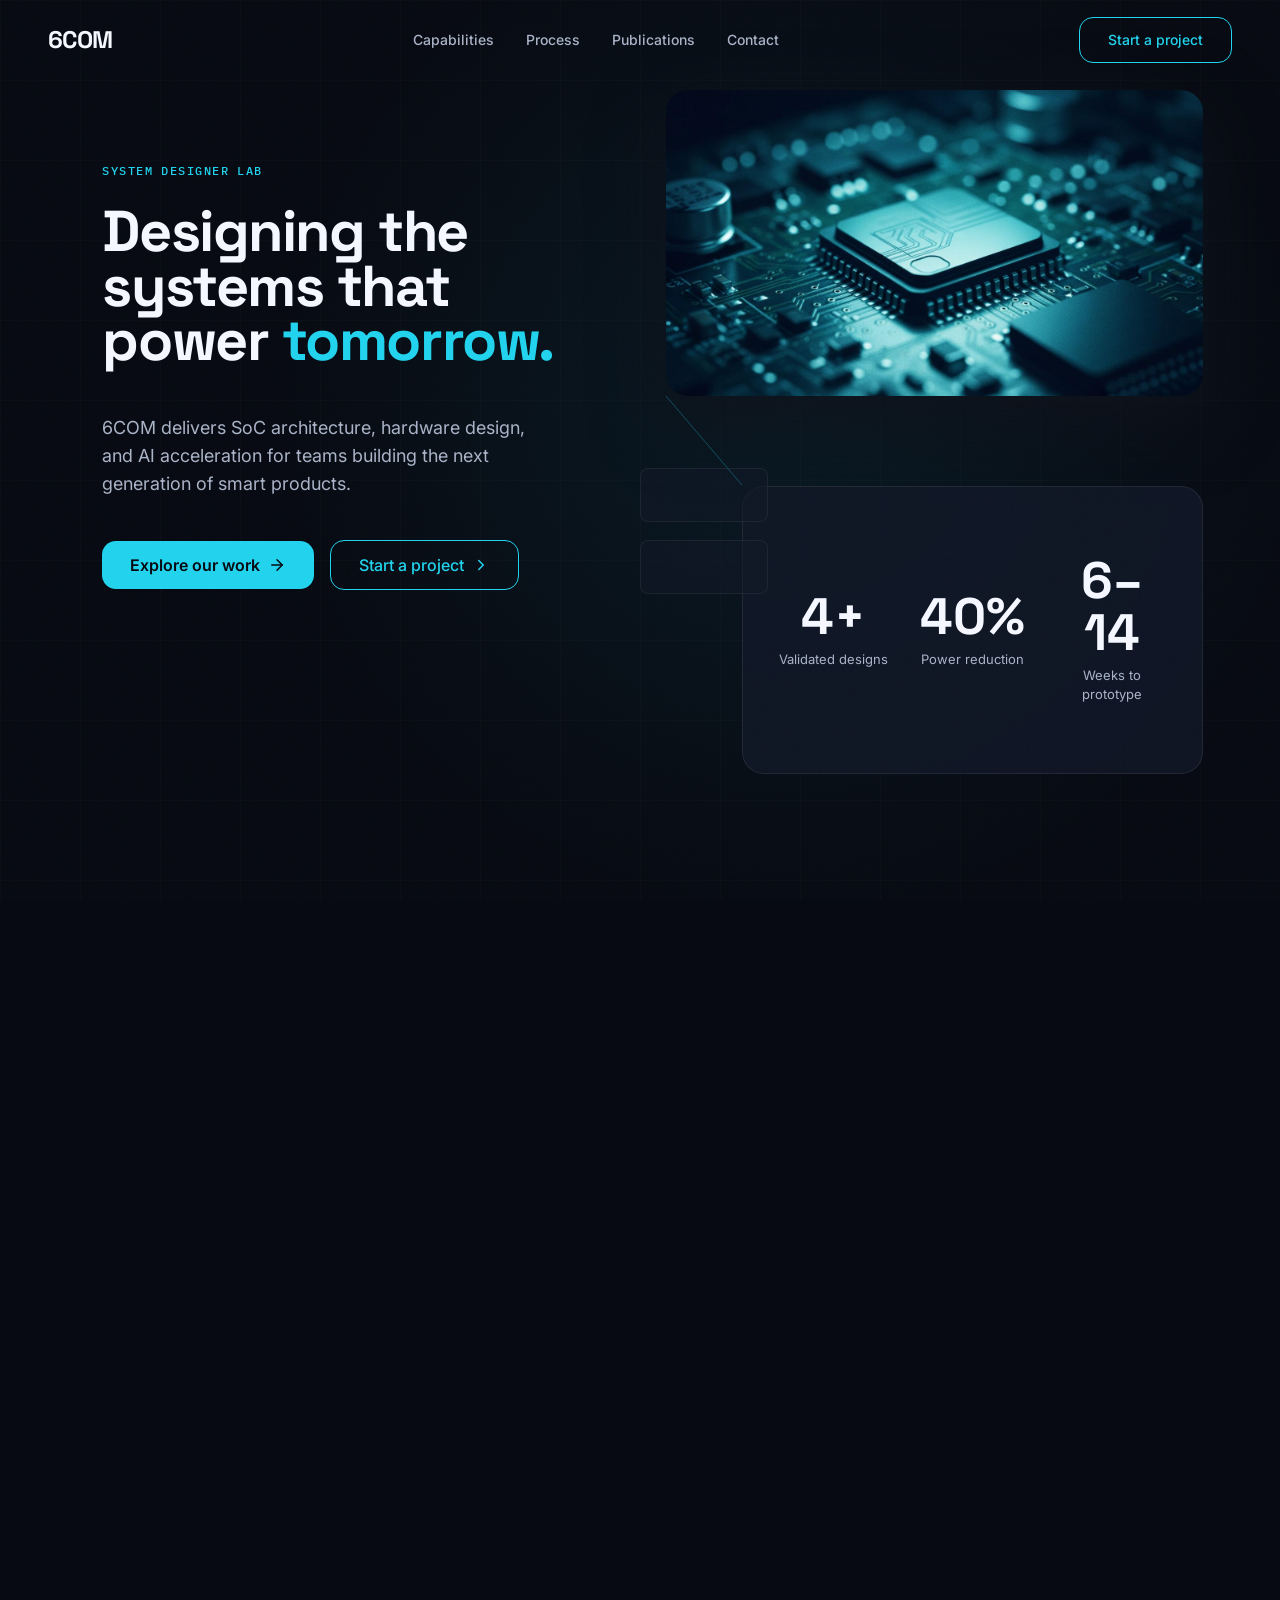
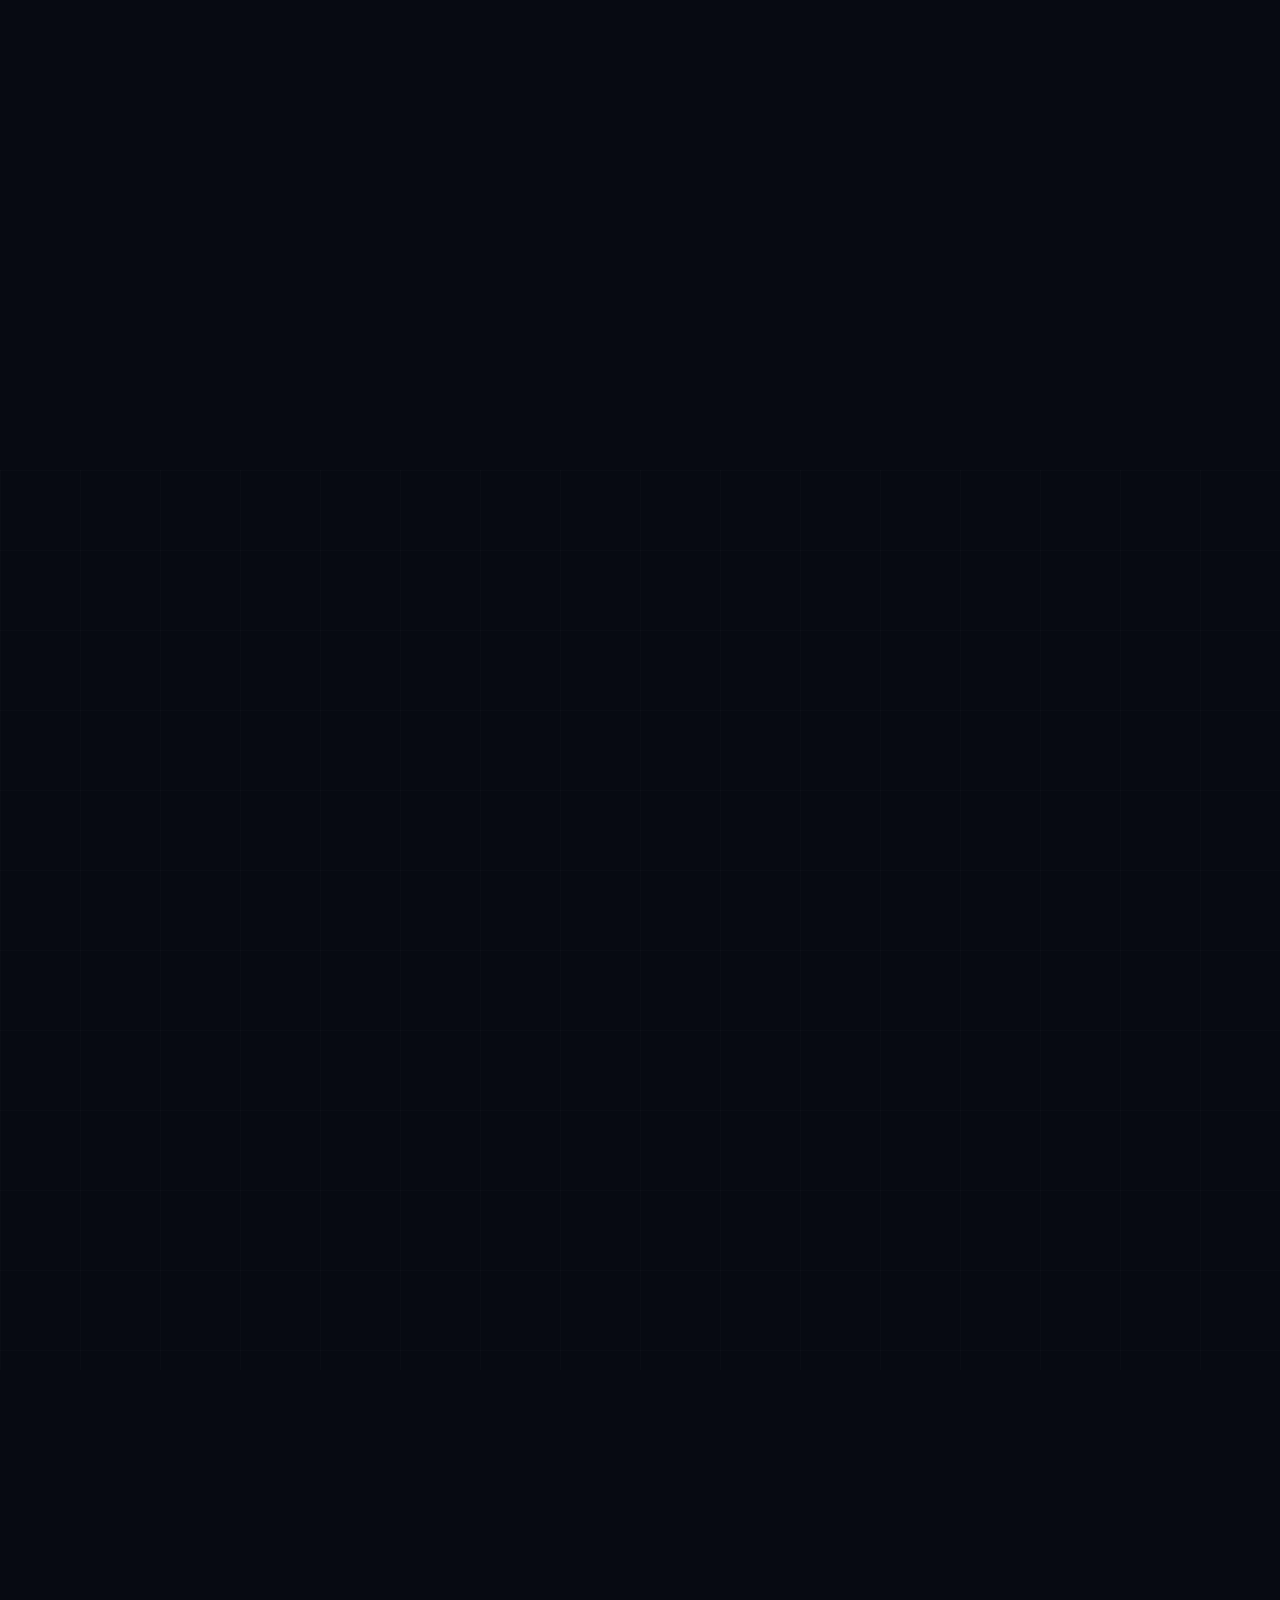
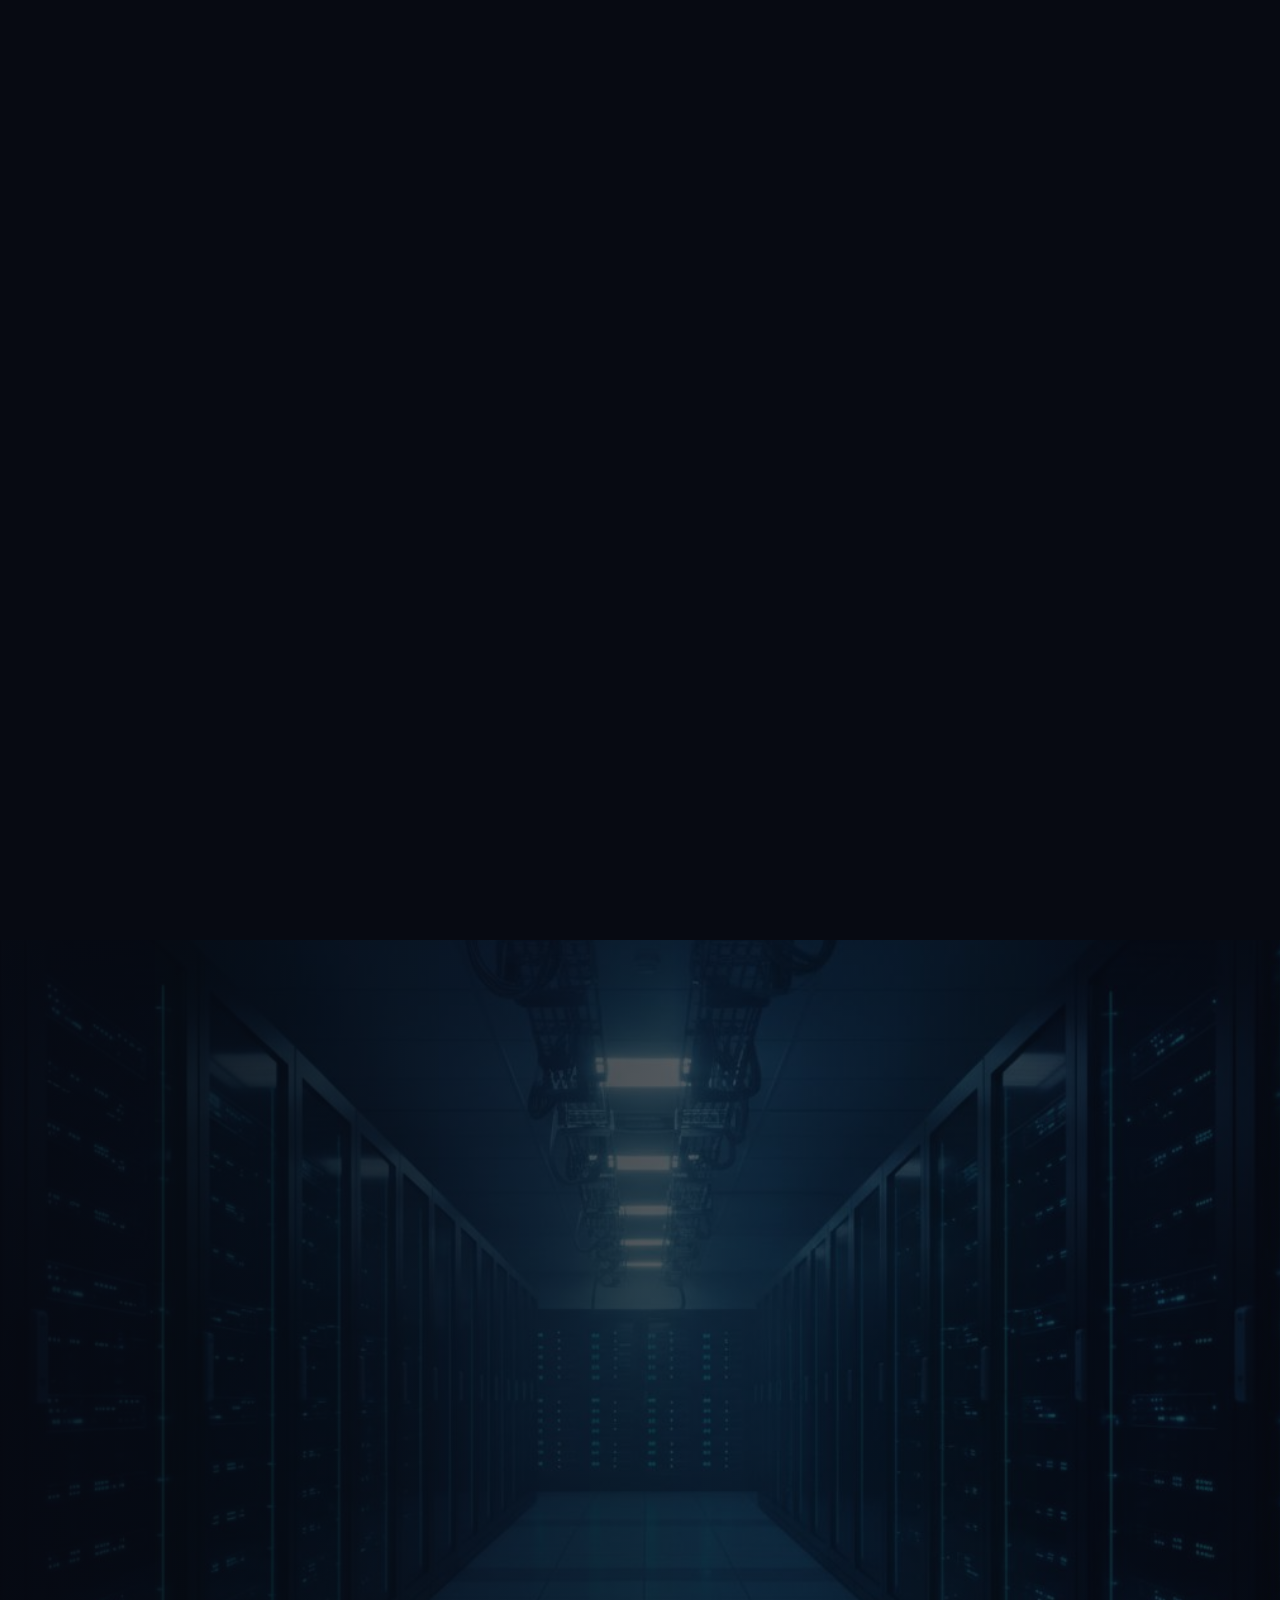
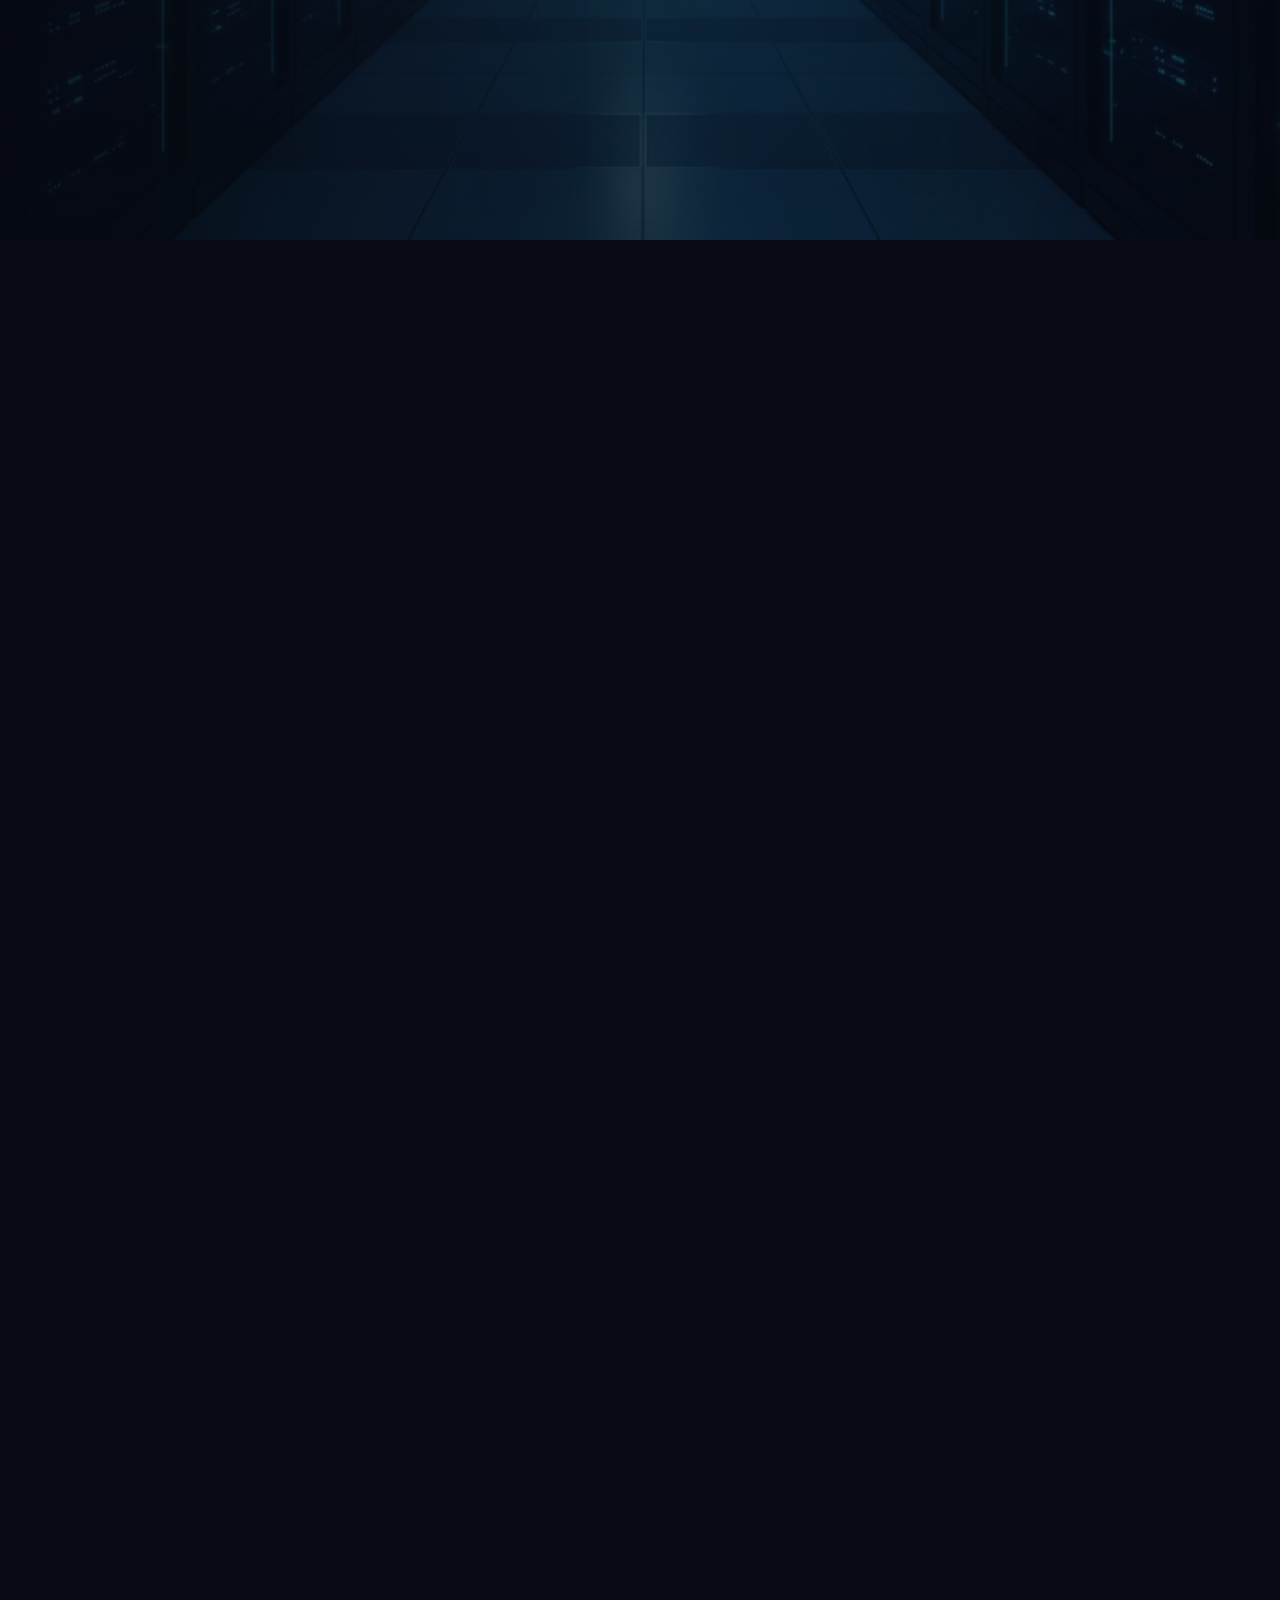
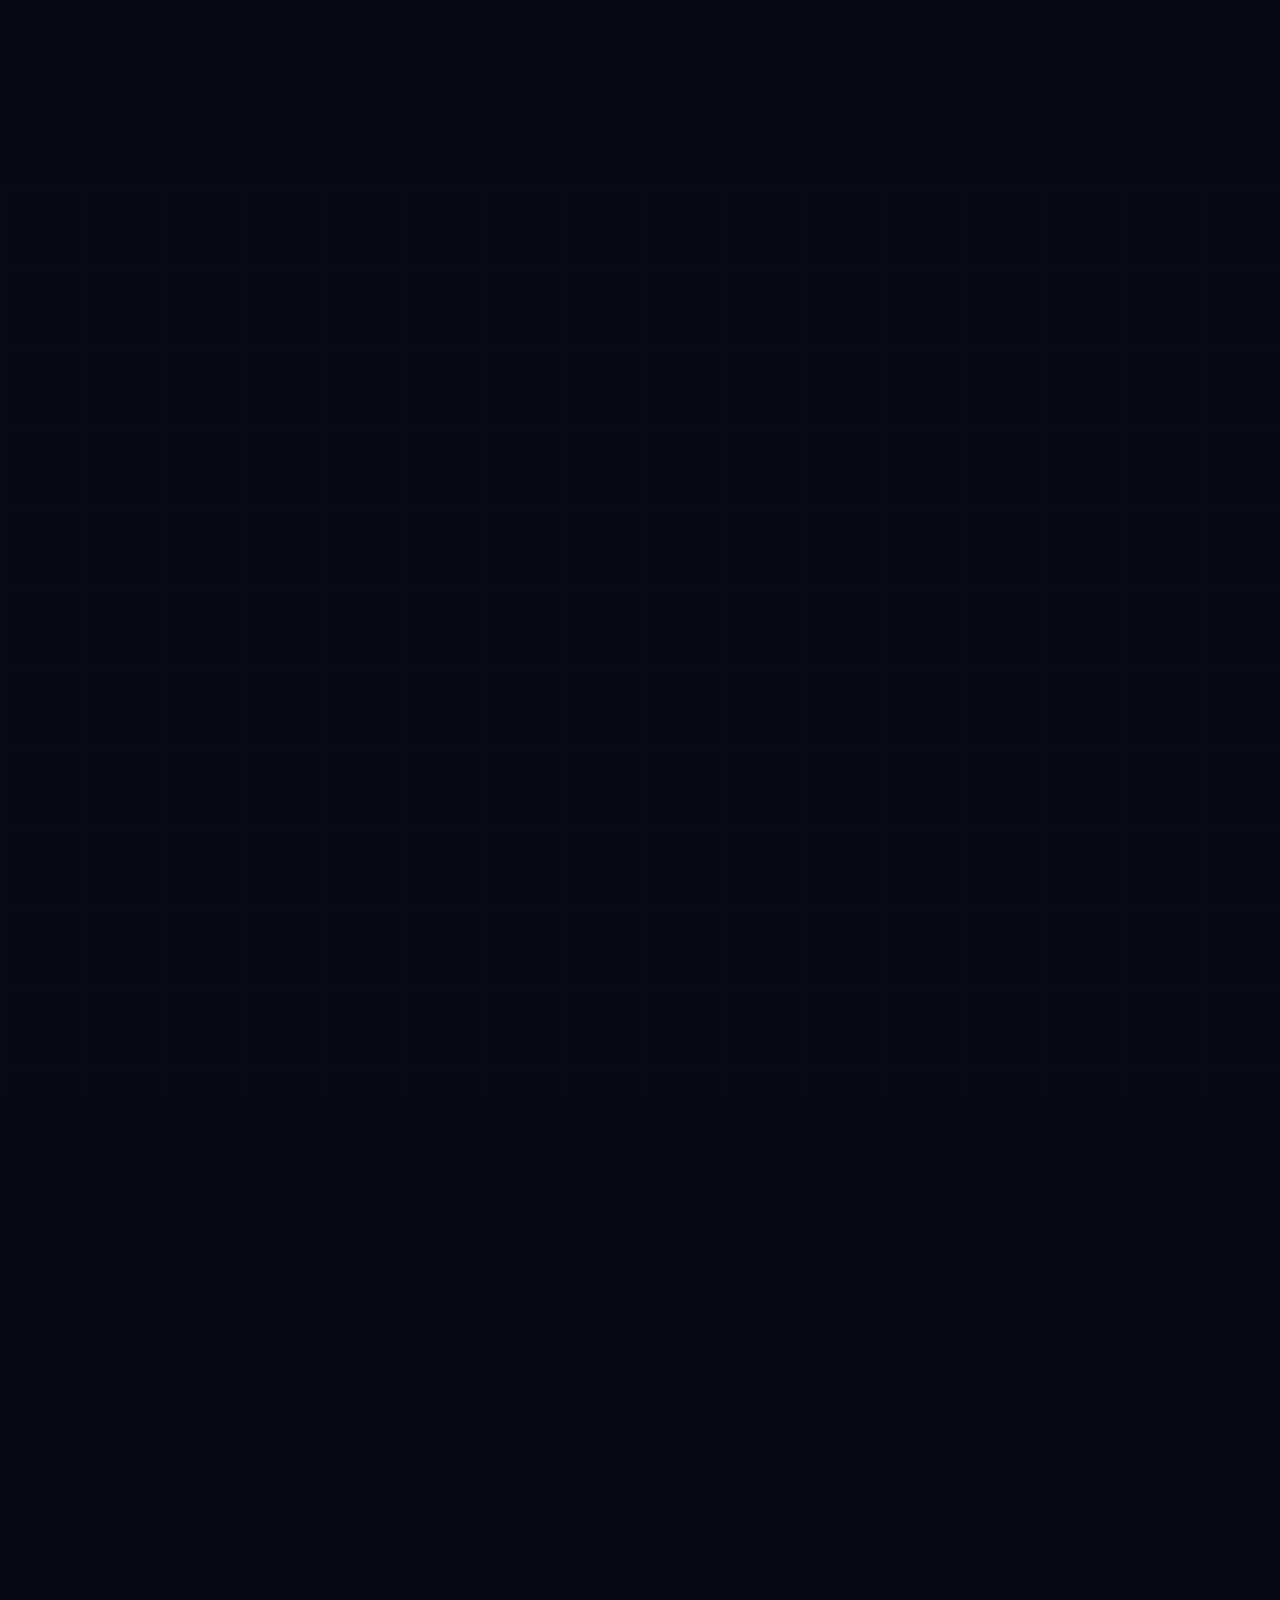
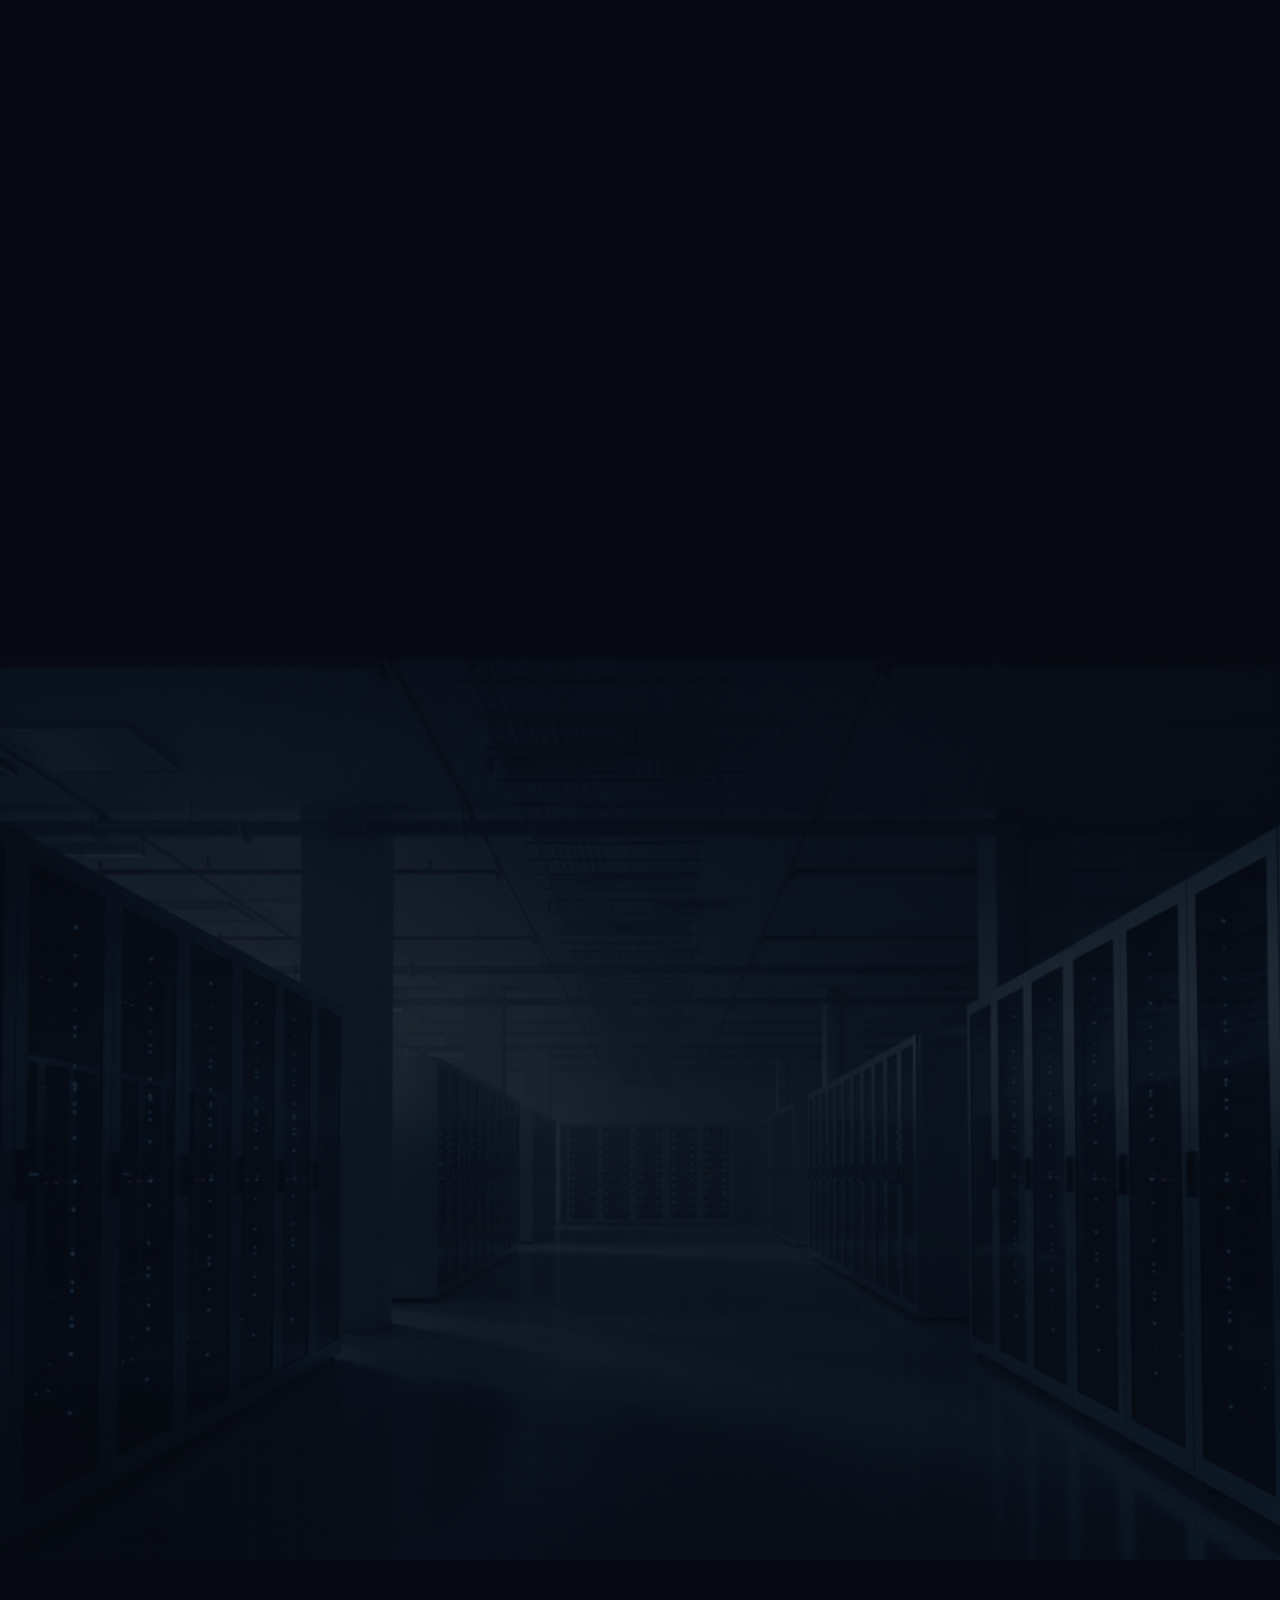
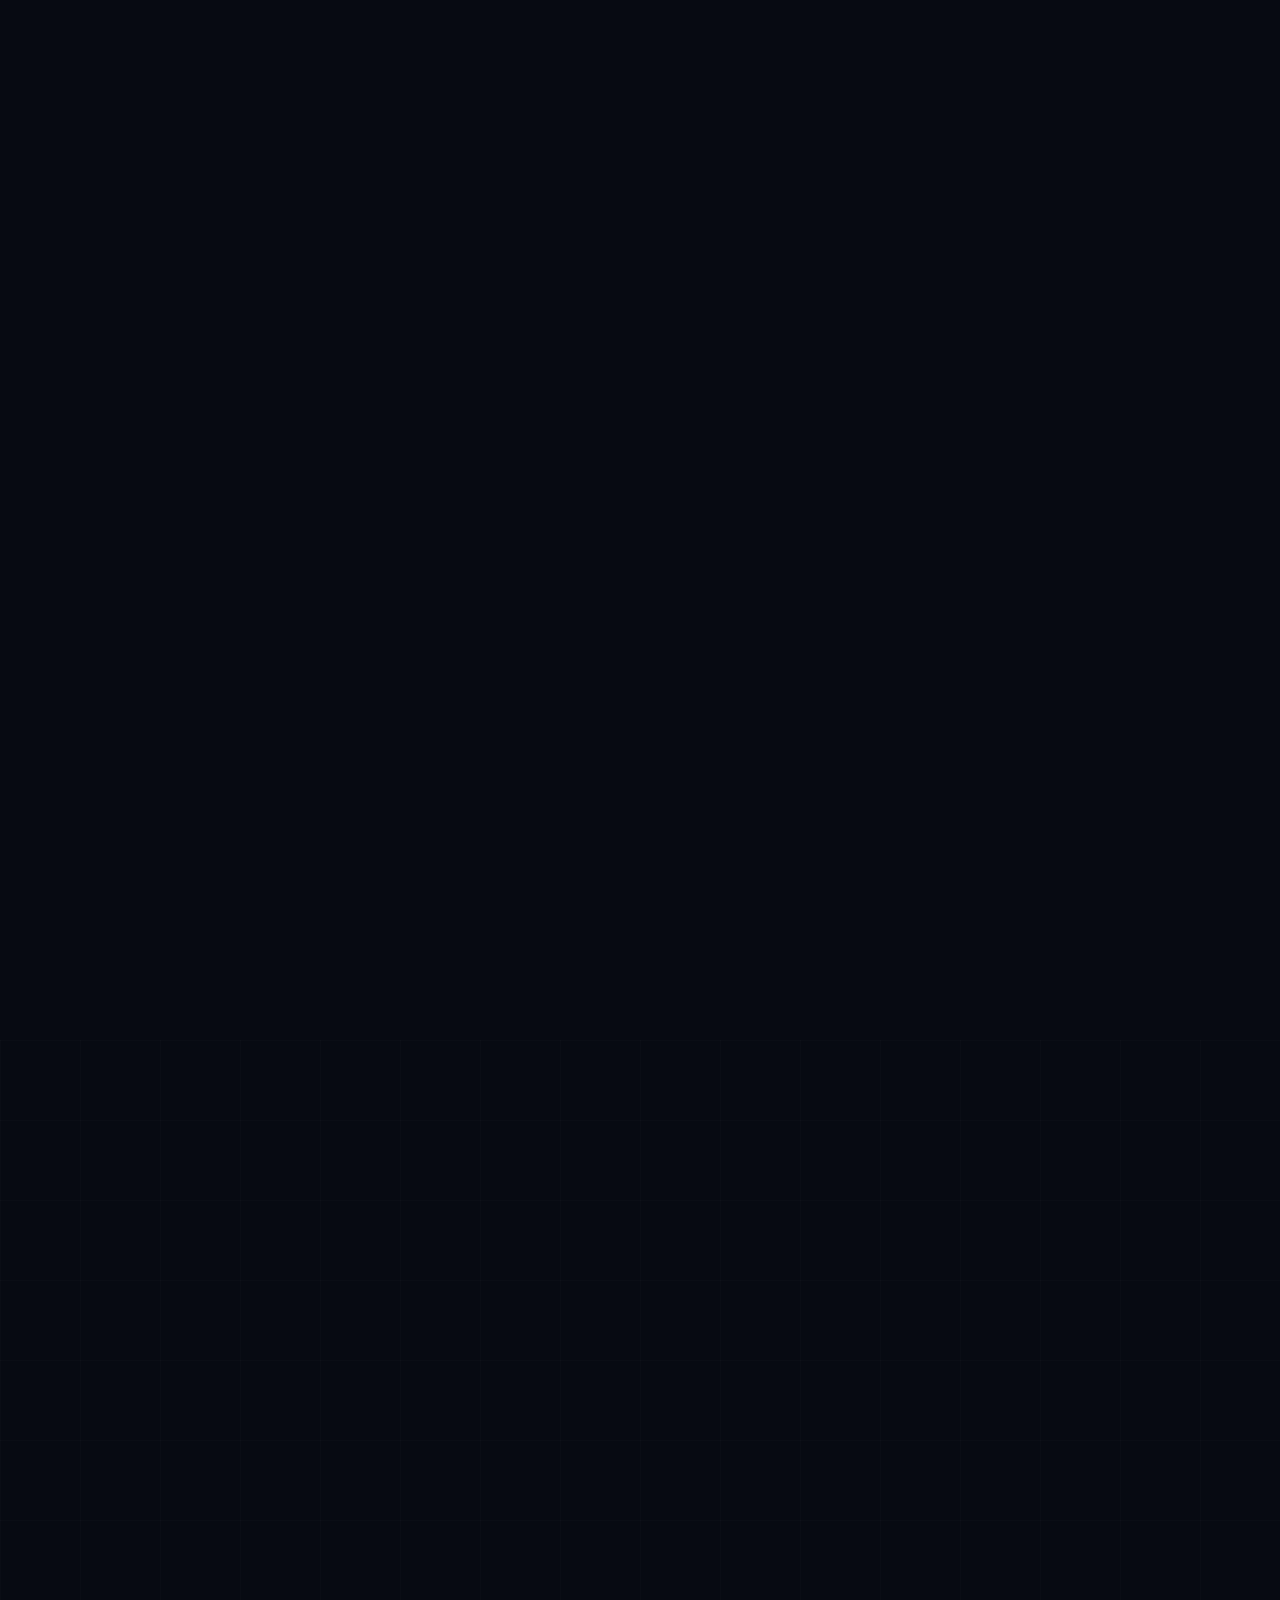
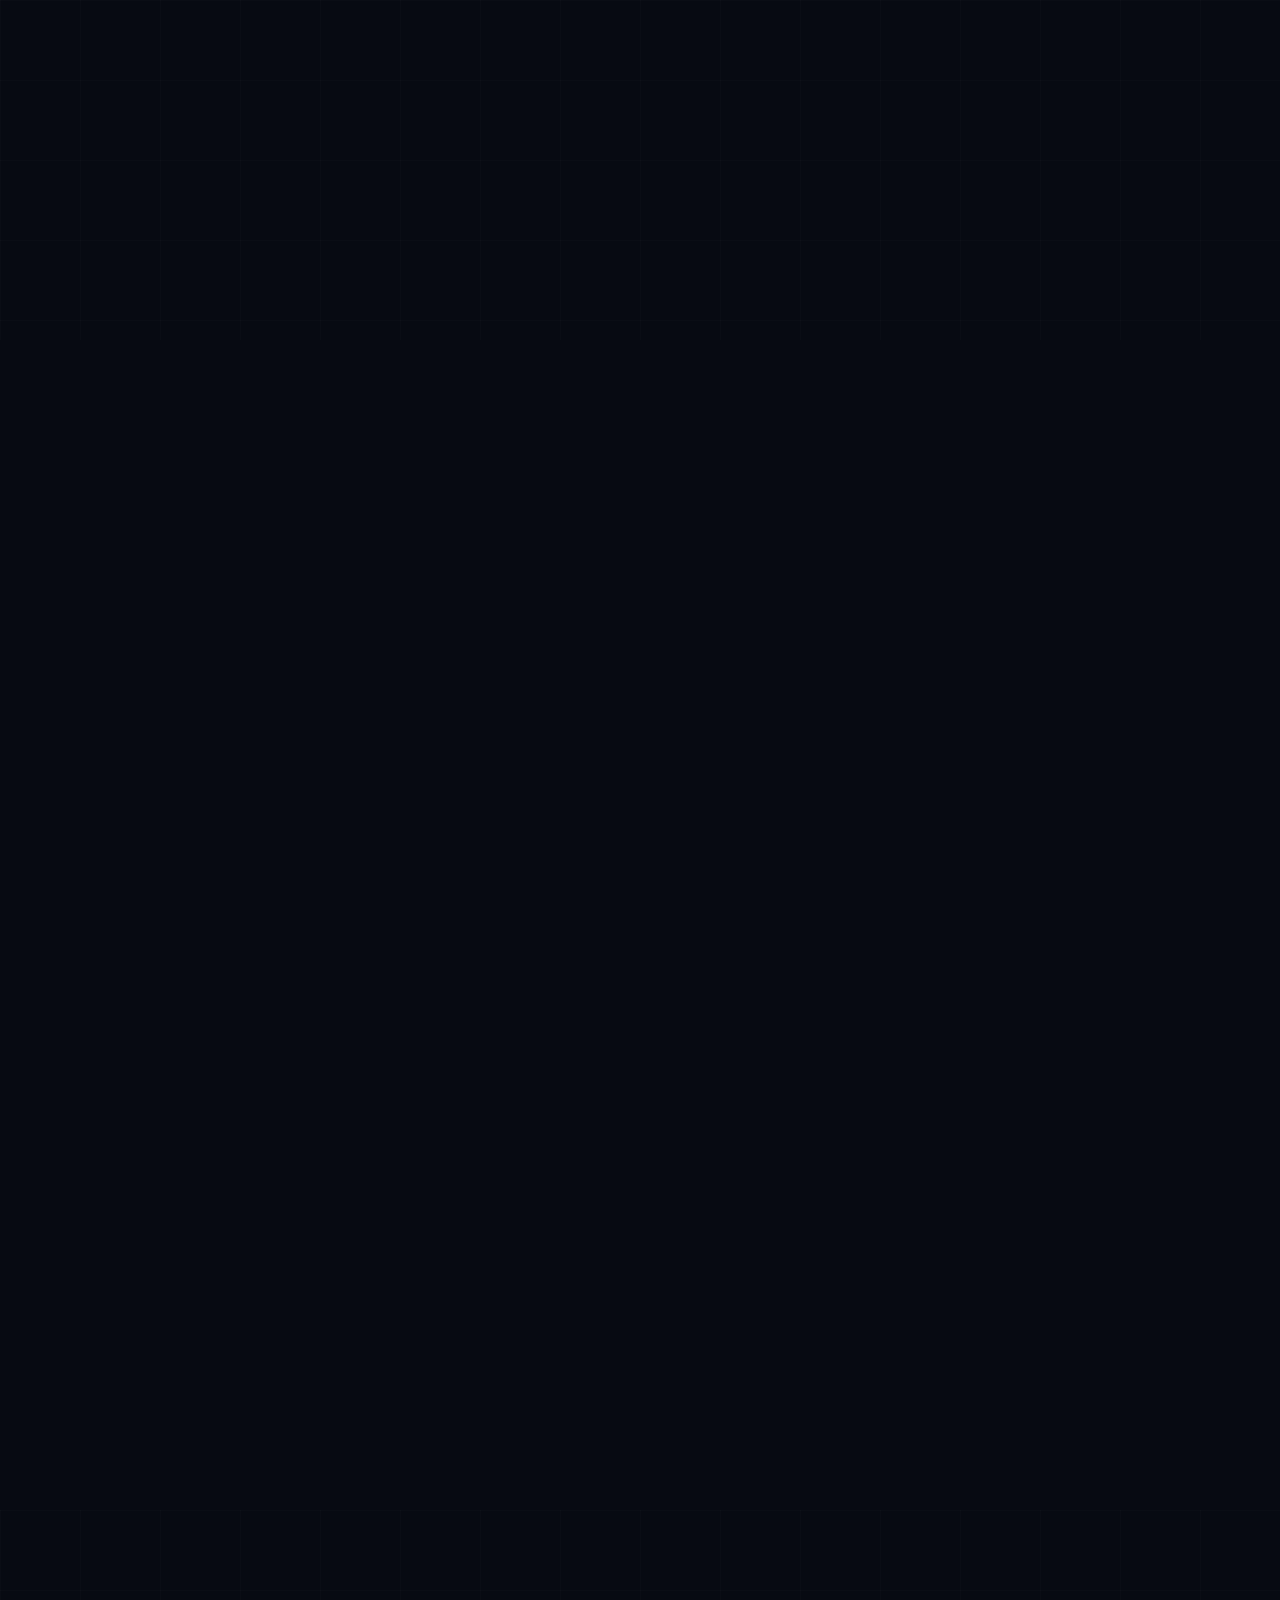
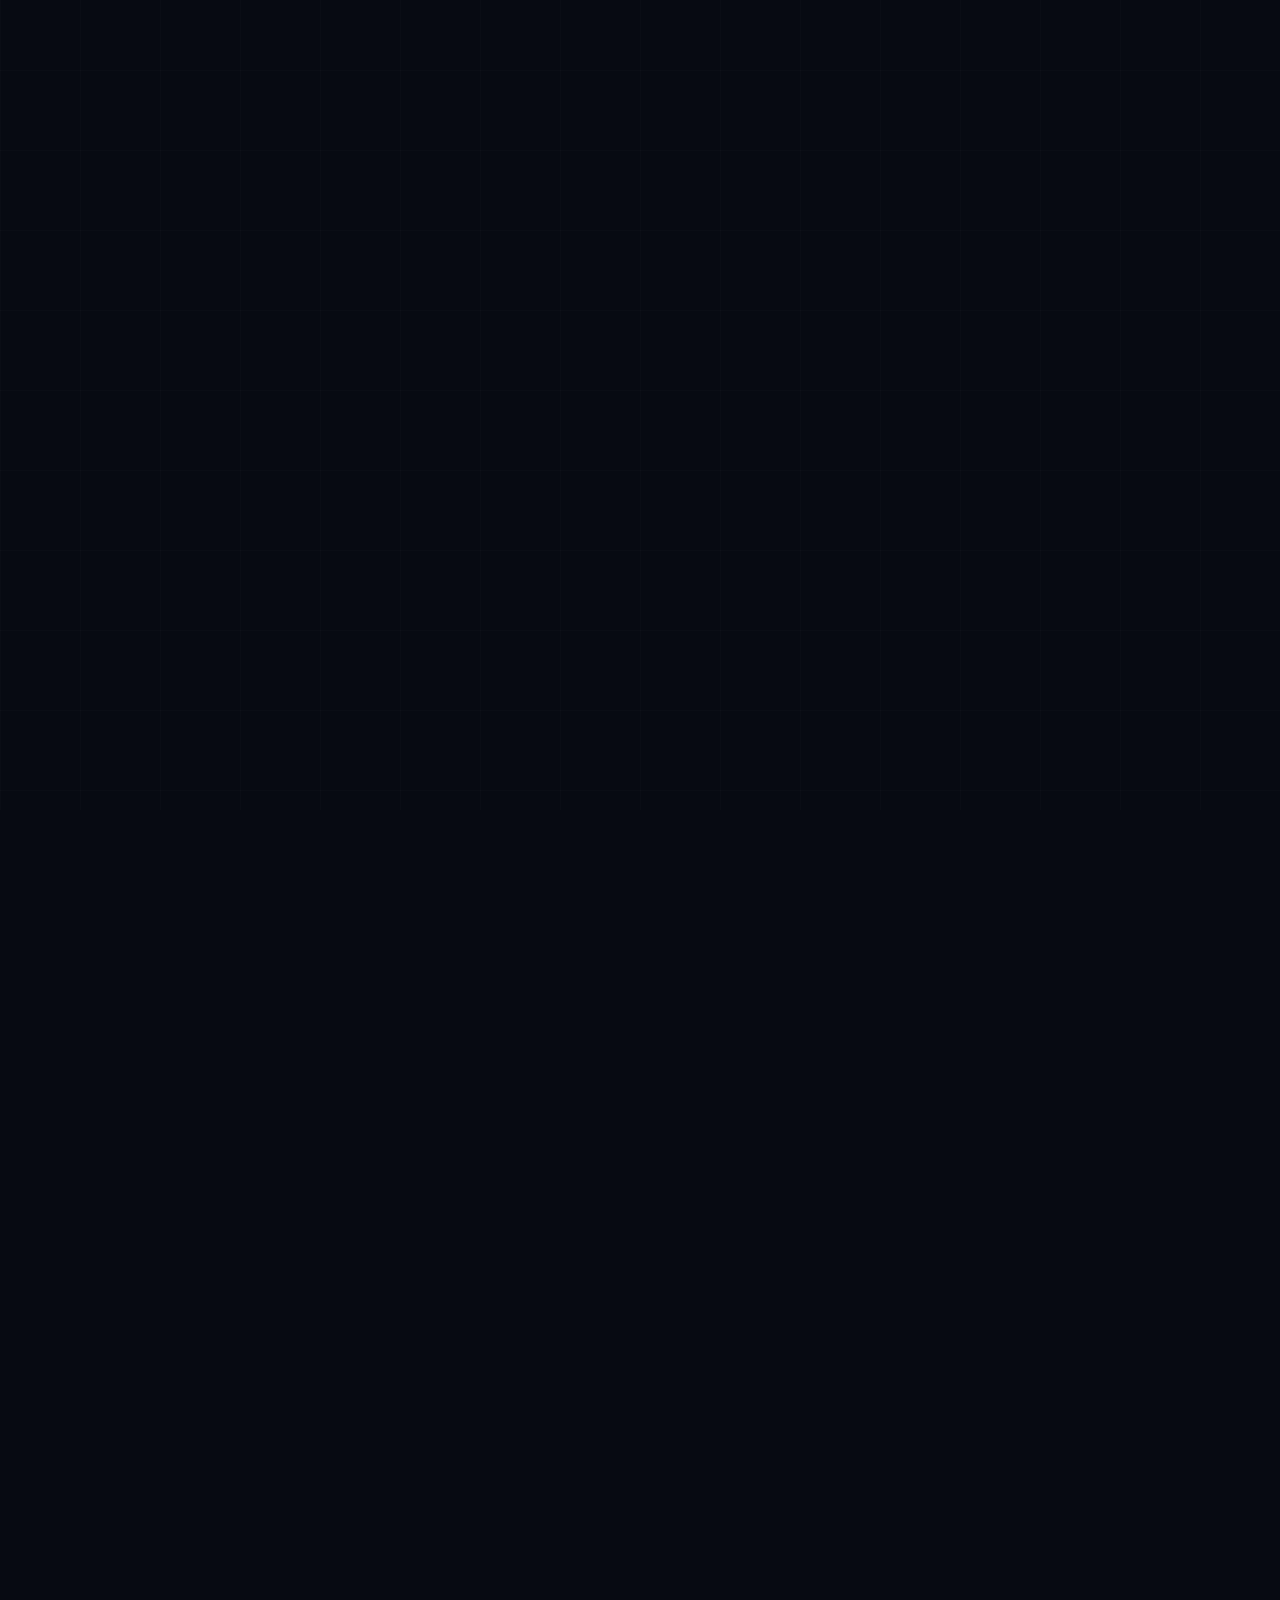
<file: index.html>
<!doctype html>
<html lang="en">
  <head>
    <meta charset="UTF-8" />
    <meta name="viewport" content="width=device-width, initial-scale=1.0" />
    <script>
      // The GSAP-pinned layout breaks browser scroll restoration: the restored
      // offset lands in pin-spacer gaps where every element is opacity 0, so
      // a refresh shows only the background. Always start fresh at the top.
      if ('scrollRestoration' in history) history.scrollRestoration = 'manual';
    </script>
    <link rel="icon" href="data:image/svg+xml,%3Csvg xmlns='http://www.w3.org/2000/svg' viewBox='0 0 32 32'%3E%3Crect width='32' height='32' rx='6' fill='%23070A12'/%3E%3Ctext x='16' y='22' font-family='Arial, sans-serif' font-size='16' font-weight='bold' fill='%2322D3EE' text-anchor='middle'%3E6%3C/text%3E%3C/svg%3E" />
    <title>6COM - System Designer Lab</title>
    <meta name="description" content="6COM delivers SoC architecture, hardware design, and AI acceleration for teams building the next generation of smart products." />
    <meta property="og:title" content="6COM - System Designer Lab" />
    <meta property="og:description" content="SoC architecture, hardware design, and AI acceleration for teams building smart products." />
    <meta property="og:type" content="website" />
    <meta property="og:url" content="https://6com.group/" />
    <link rel="canonical" href="https://6com.group/" />
    <script type="module" crossorigin src="./assets/index-DRthqGua.js"></script>
    <link rel="stylesheet" crossorigin href="./assets/index-C11zkc-s.css">
  </head>
  <body>
    <div id="root"></div>
  </body>
</html>
</file>
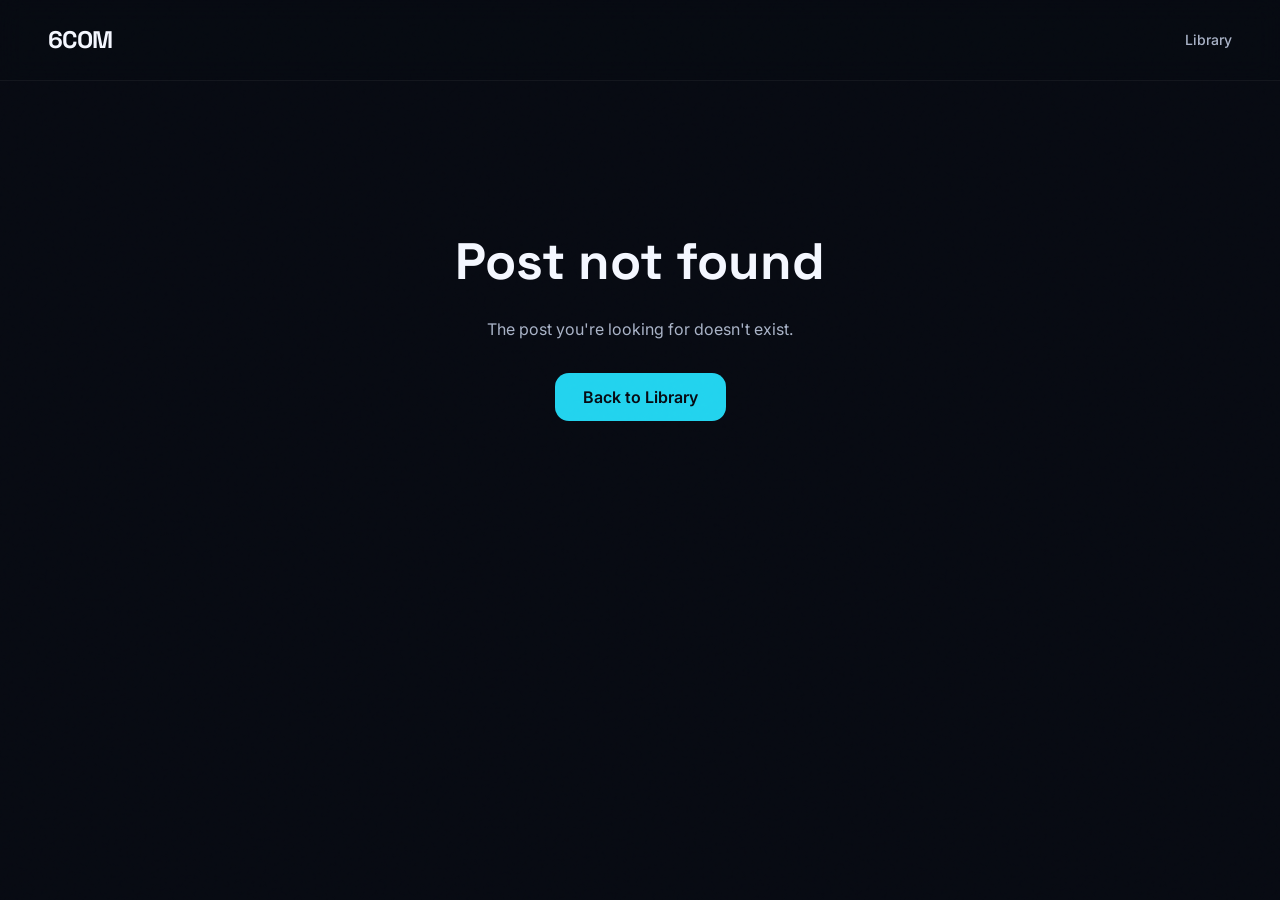
<file: library/index.html>
<!doctype html>
<html lang="en">
  <head>
    <meta charset="UTF-8" />
    <meta name="viewport" content="width=device-width, initial-scale=1.0" />
    <script>
      // The GSAP-pinned layout breaks browser scroll restoration: the restored
      // offset lands in pin-spacer gaps where every element is opacity 0, so
      // a refresh shows only the background. Always start fresh at the top.
      if ('scrollRestoration' in history) history.scrollRestoration = 'manual';
    </script>
    <link rel="icon" href="data:image/svg+xml,%3Csvg xmlns='http://www.w3.org/2000/svg' viewBox='0 0 32 32'%3E%3Crect width='32' height='32' rx='6' fill='%23070A12'/%3E%3Ctext x='16' y='22' font-family='Arial, sans-serif' font-size='16' font-weight='bold' fill='%2322D3EE' text-anchor='middle'%3E6%3C/text%3E%3C/svg%3E" />
    <title>Publications - 6COM</title>
    <meta name="description" content="Open-source protocols, hardware IP, and research notes from 6COM—built for engineers who ship." />
    <meta property="og:title" content="Publications - 6COM" />
    <meta property="og:description" content="Open-source protocols, hardware IP, and research notes from 6COM—built for engineers who ship." />
    <meta property="og:type" content="website" />
    <meta property="og:url" content="https://6com.group/library/" />
    <link rel="canonical" href="https://6com.group/library/" />
    <script type="module" crossorigin src="/assets/index-DRthqGua.js"></script>
    <link rel="stylesheet" crossorigin href="/assets/index-C11zkc-s.css">
  </head>
  <body>
    <div id="root"></div>
  </body>
</html>
</file>
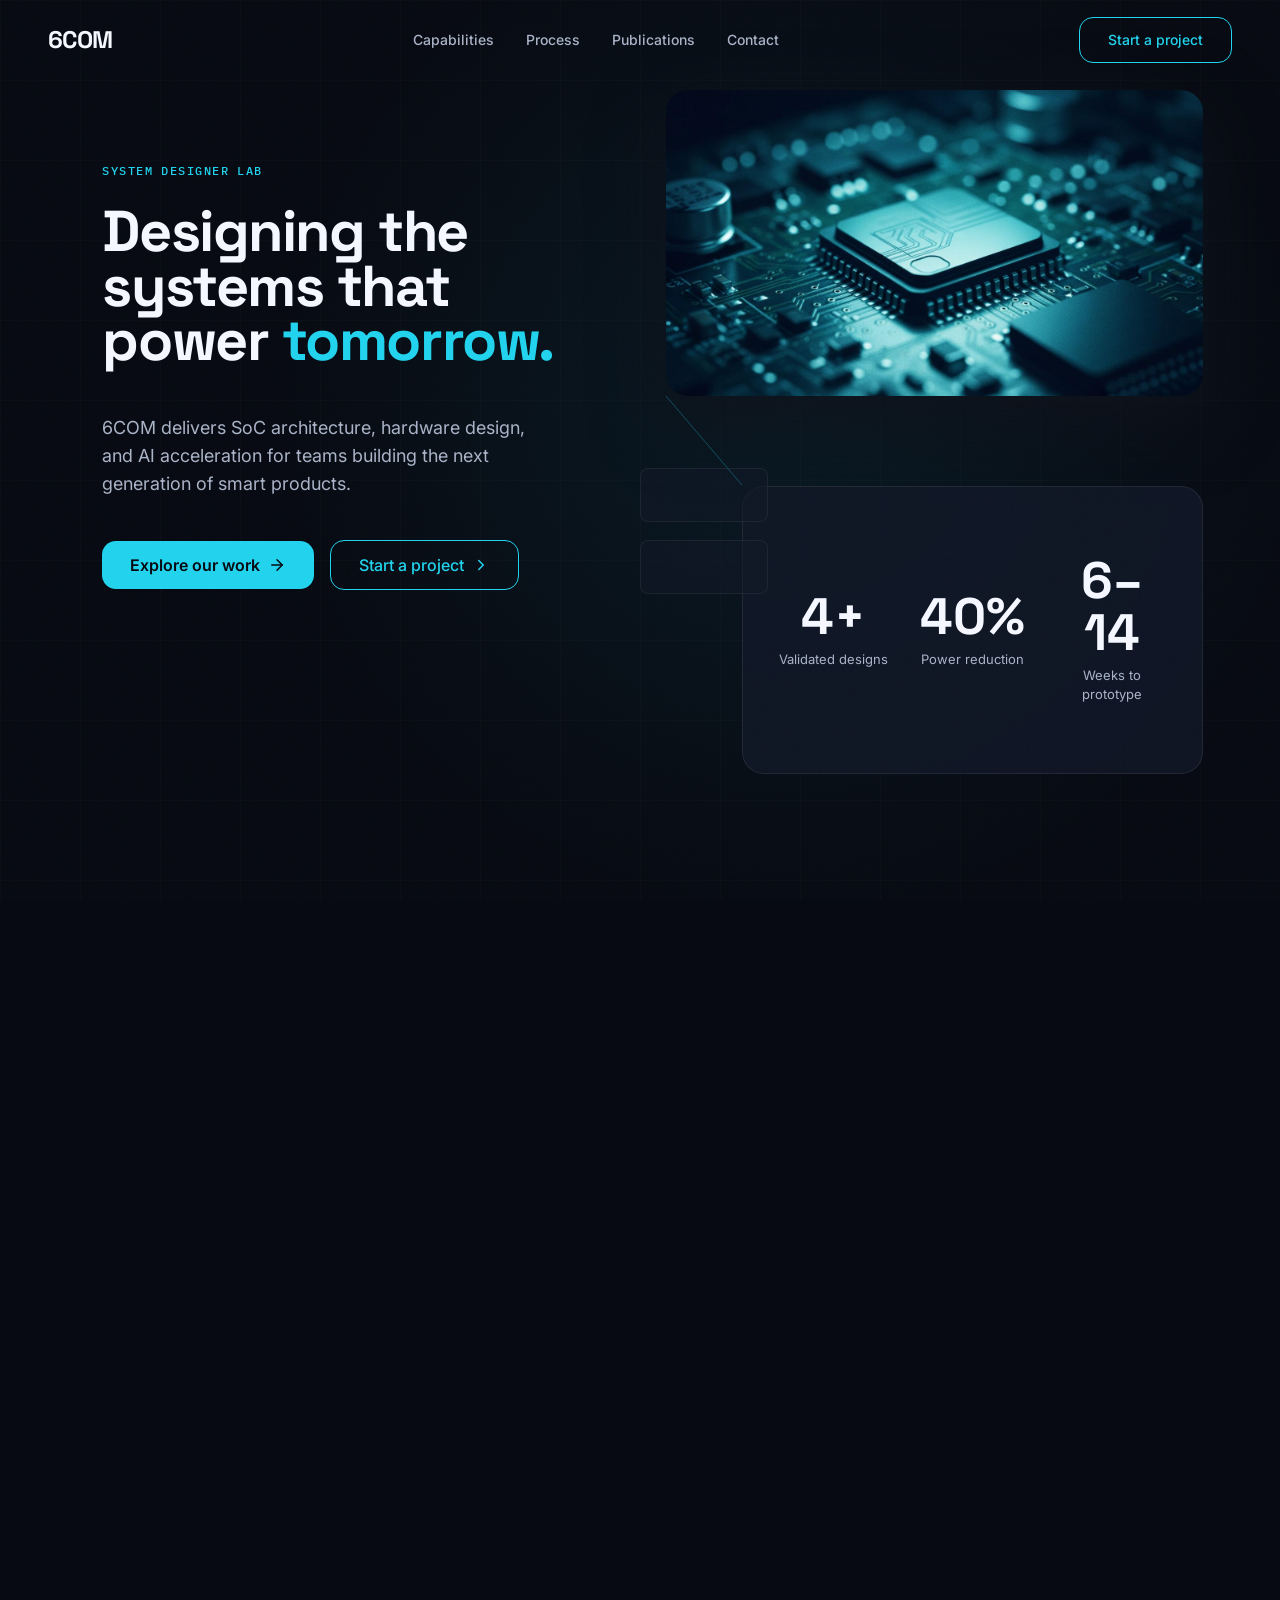
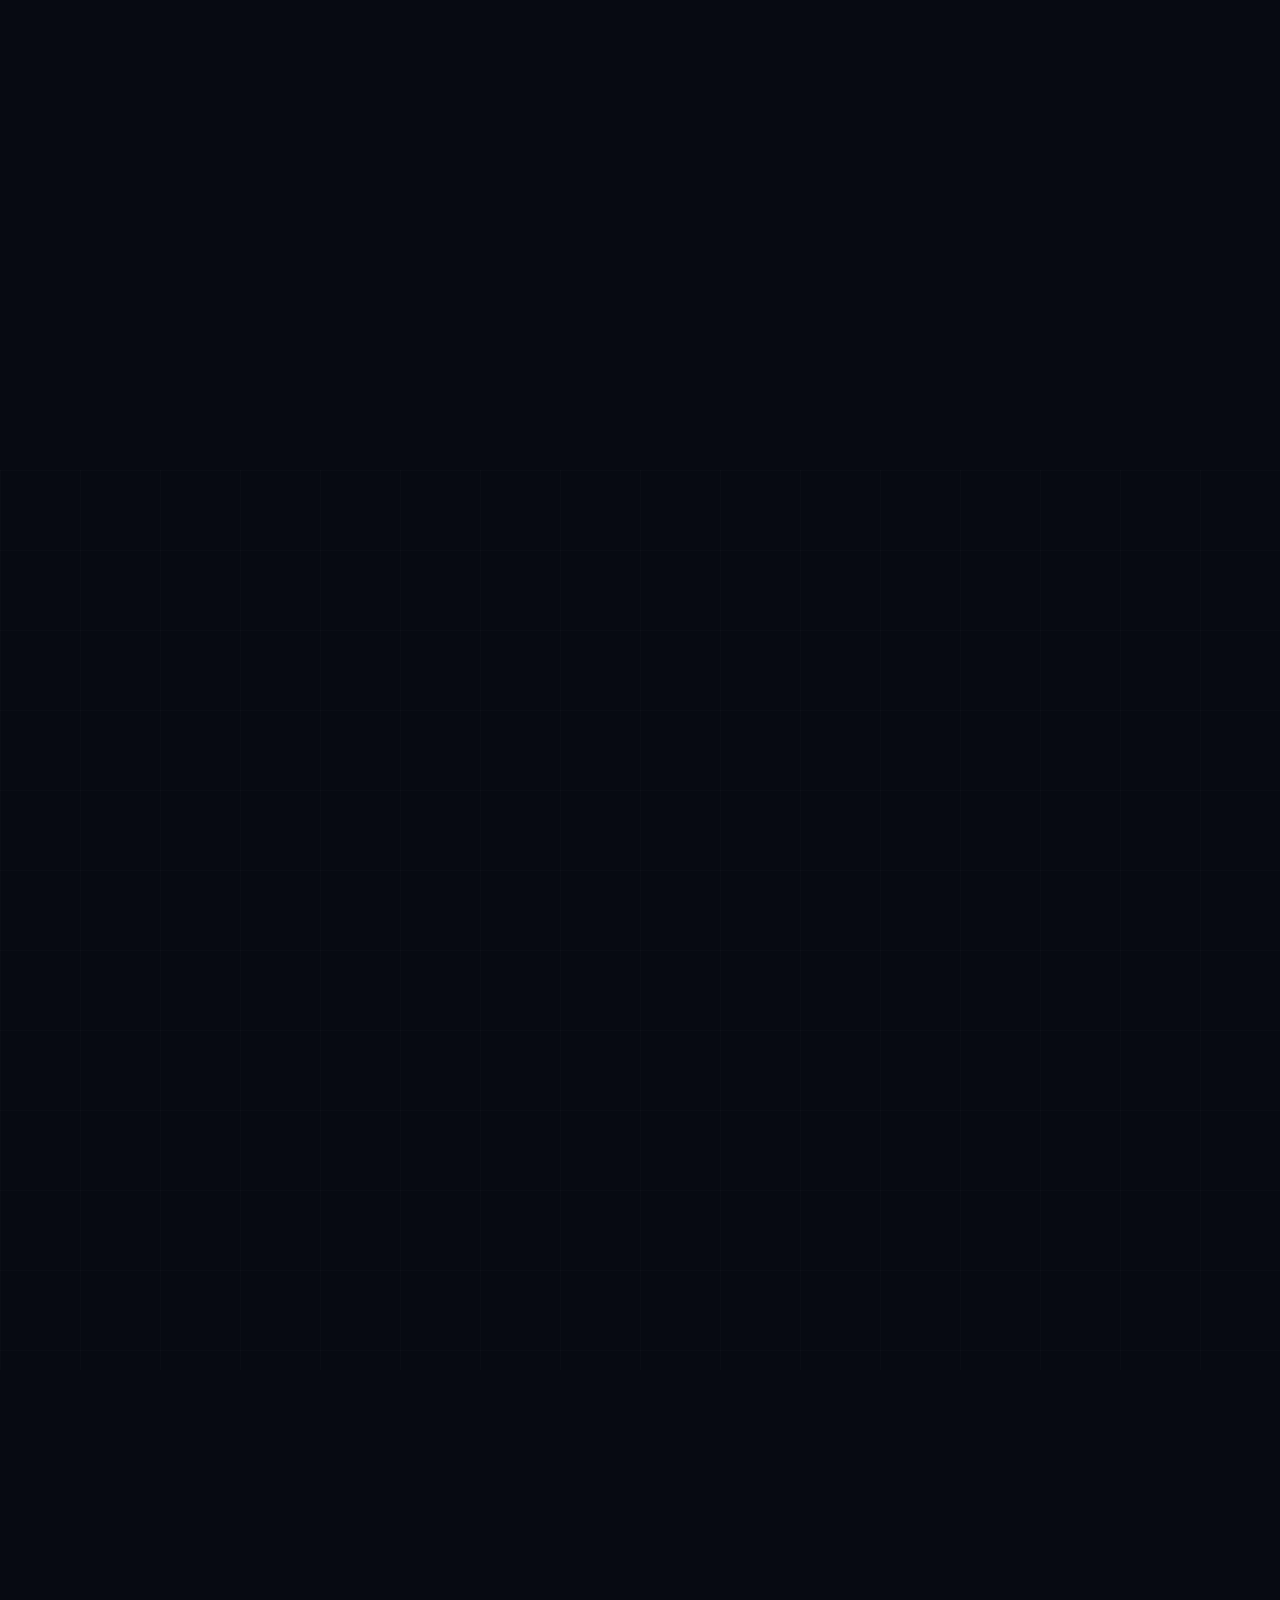
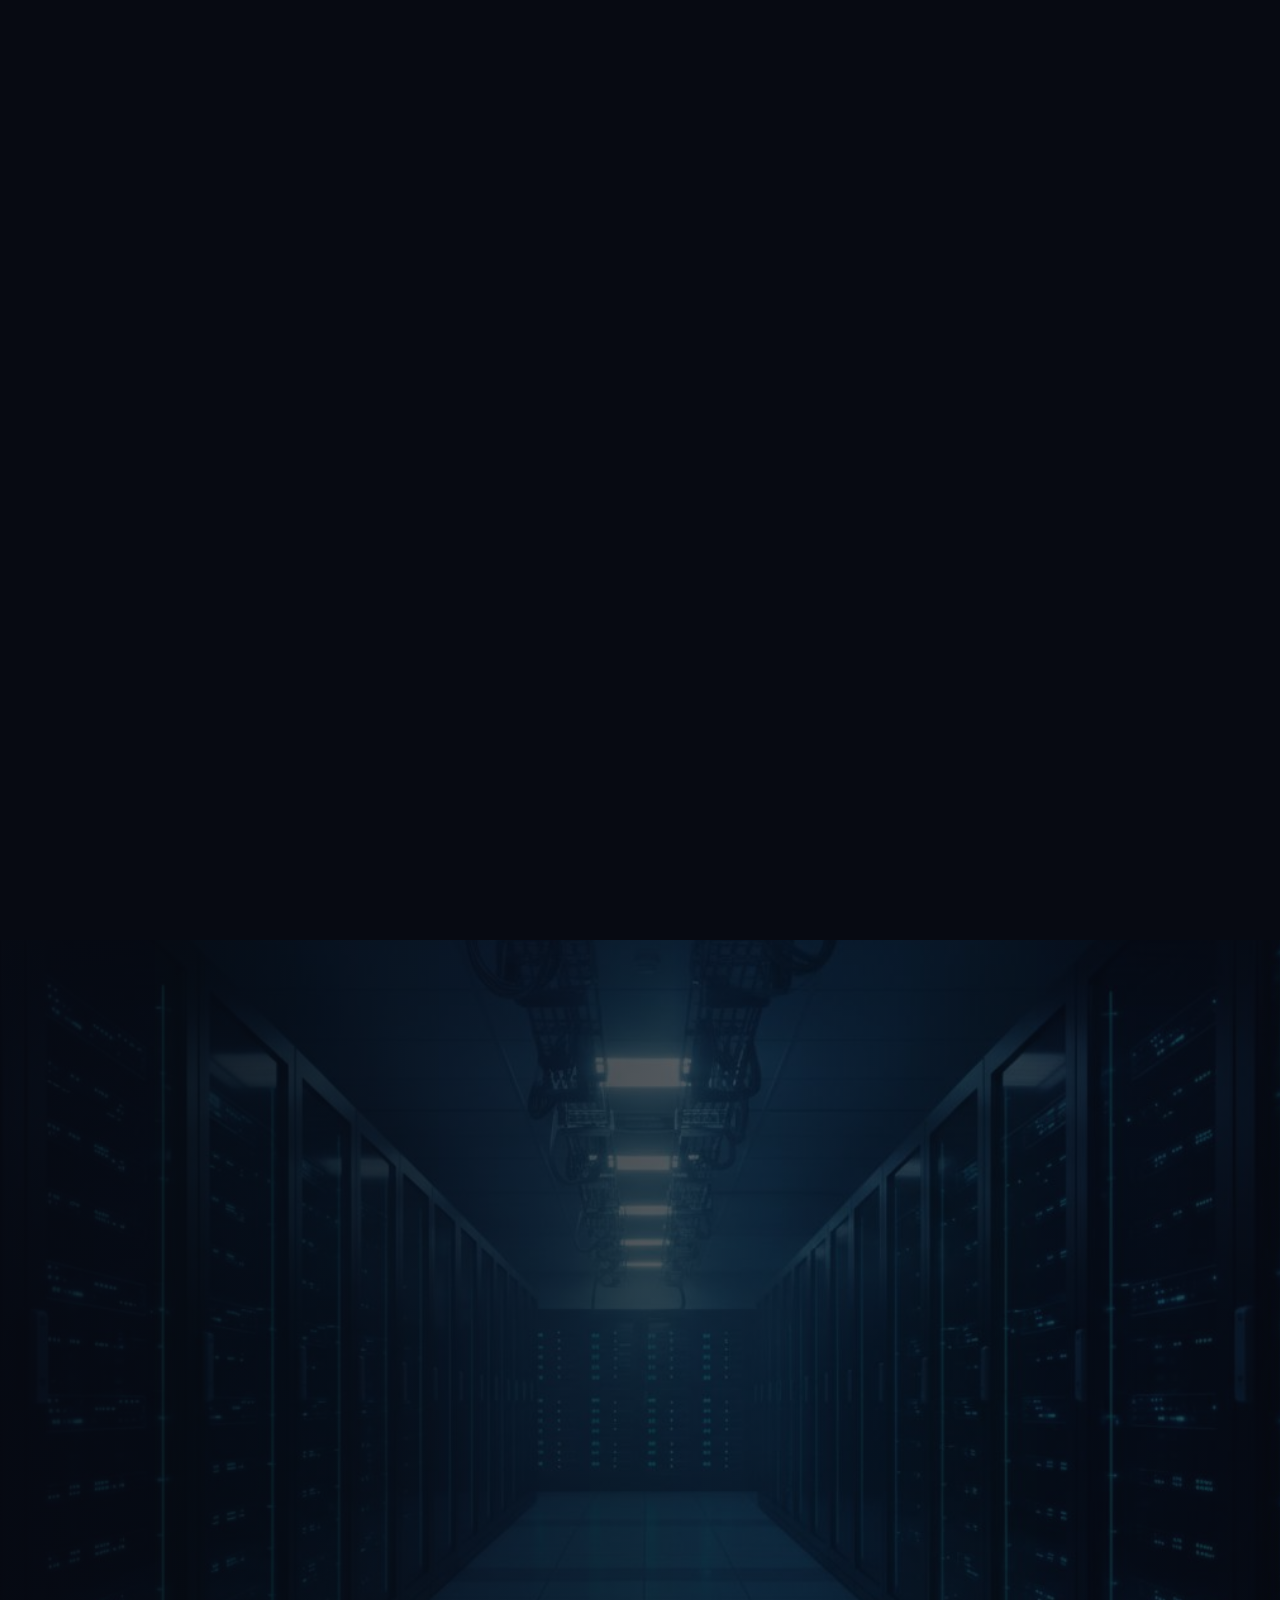
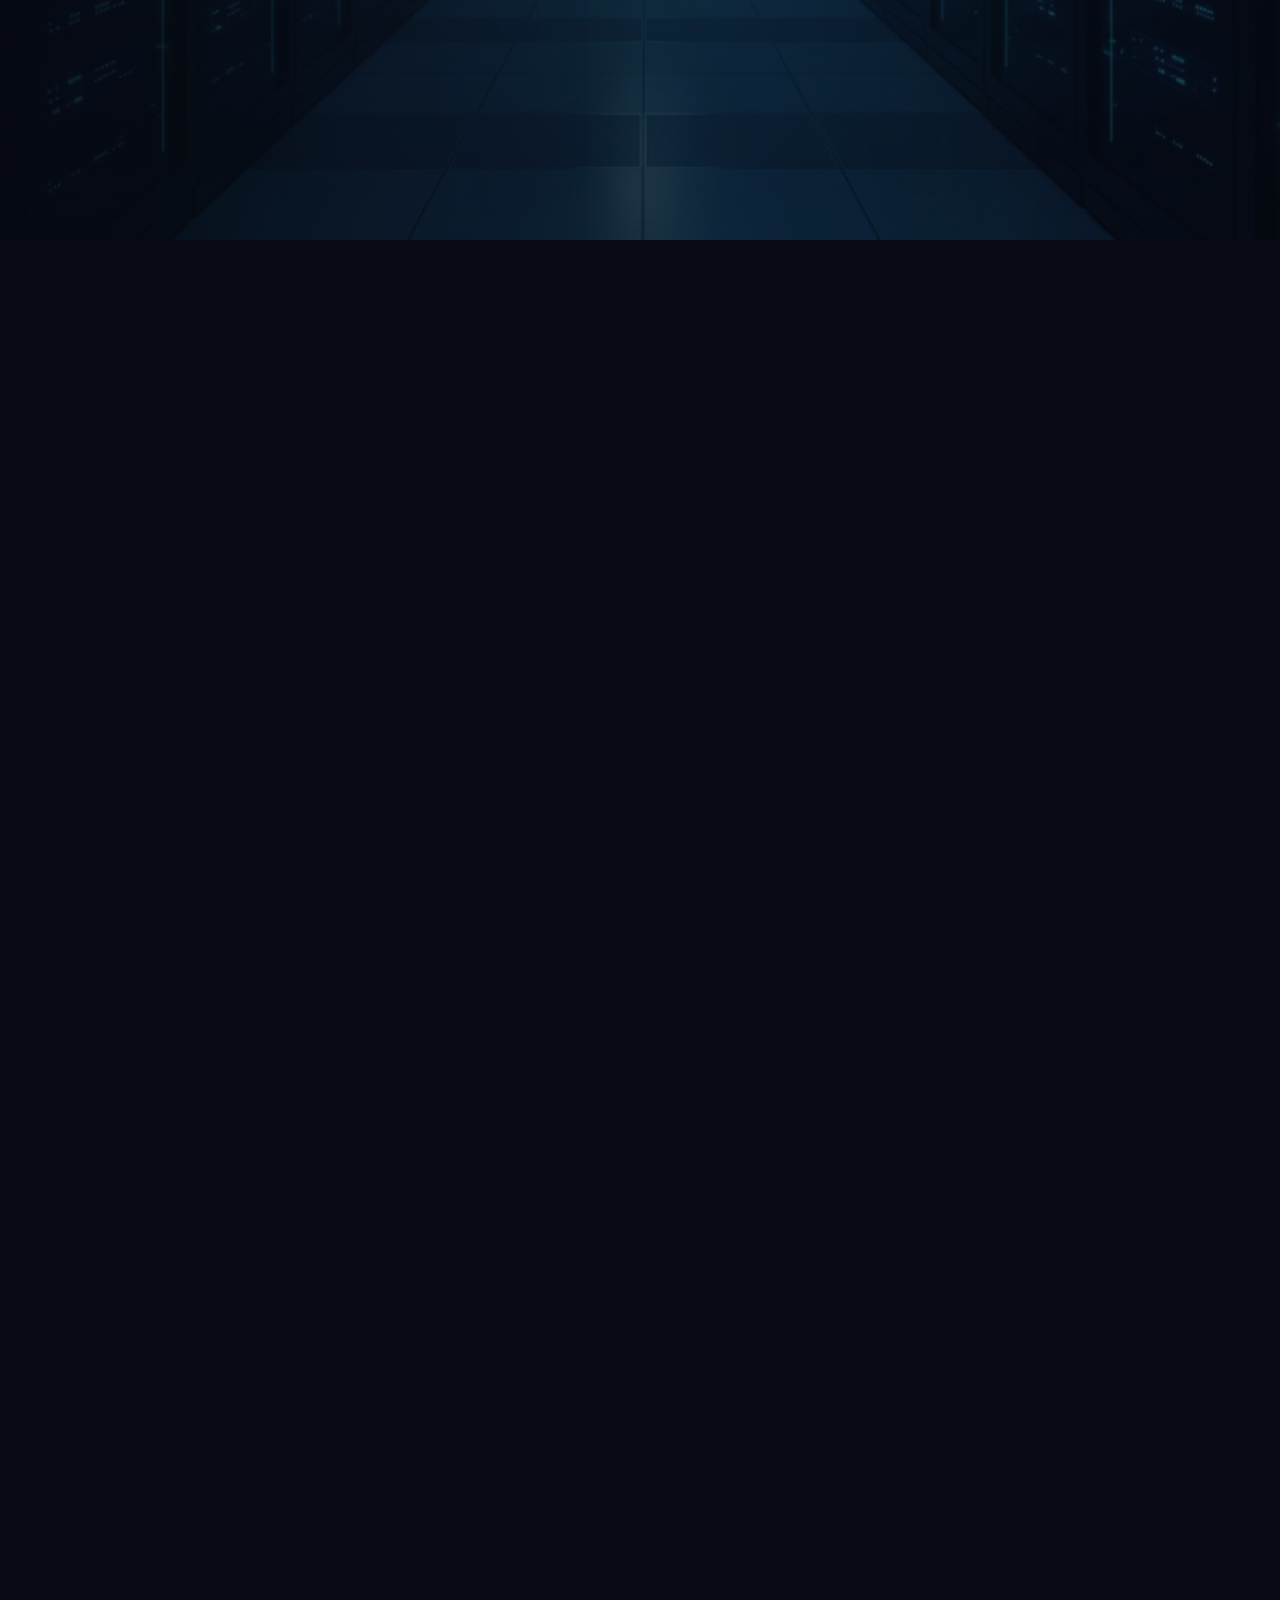
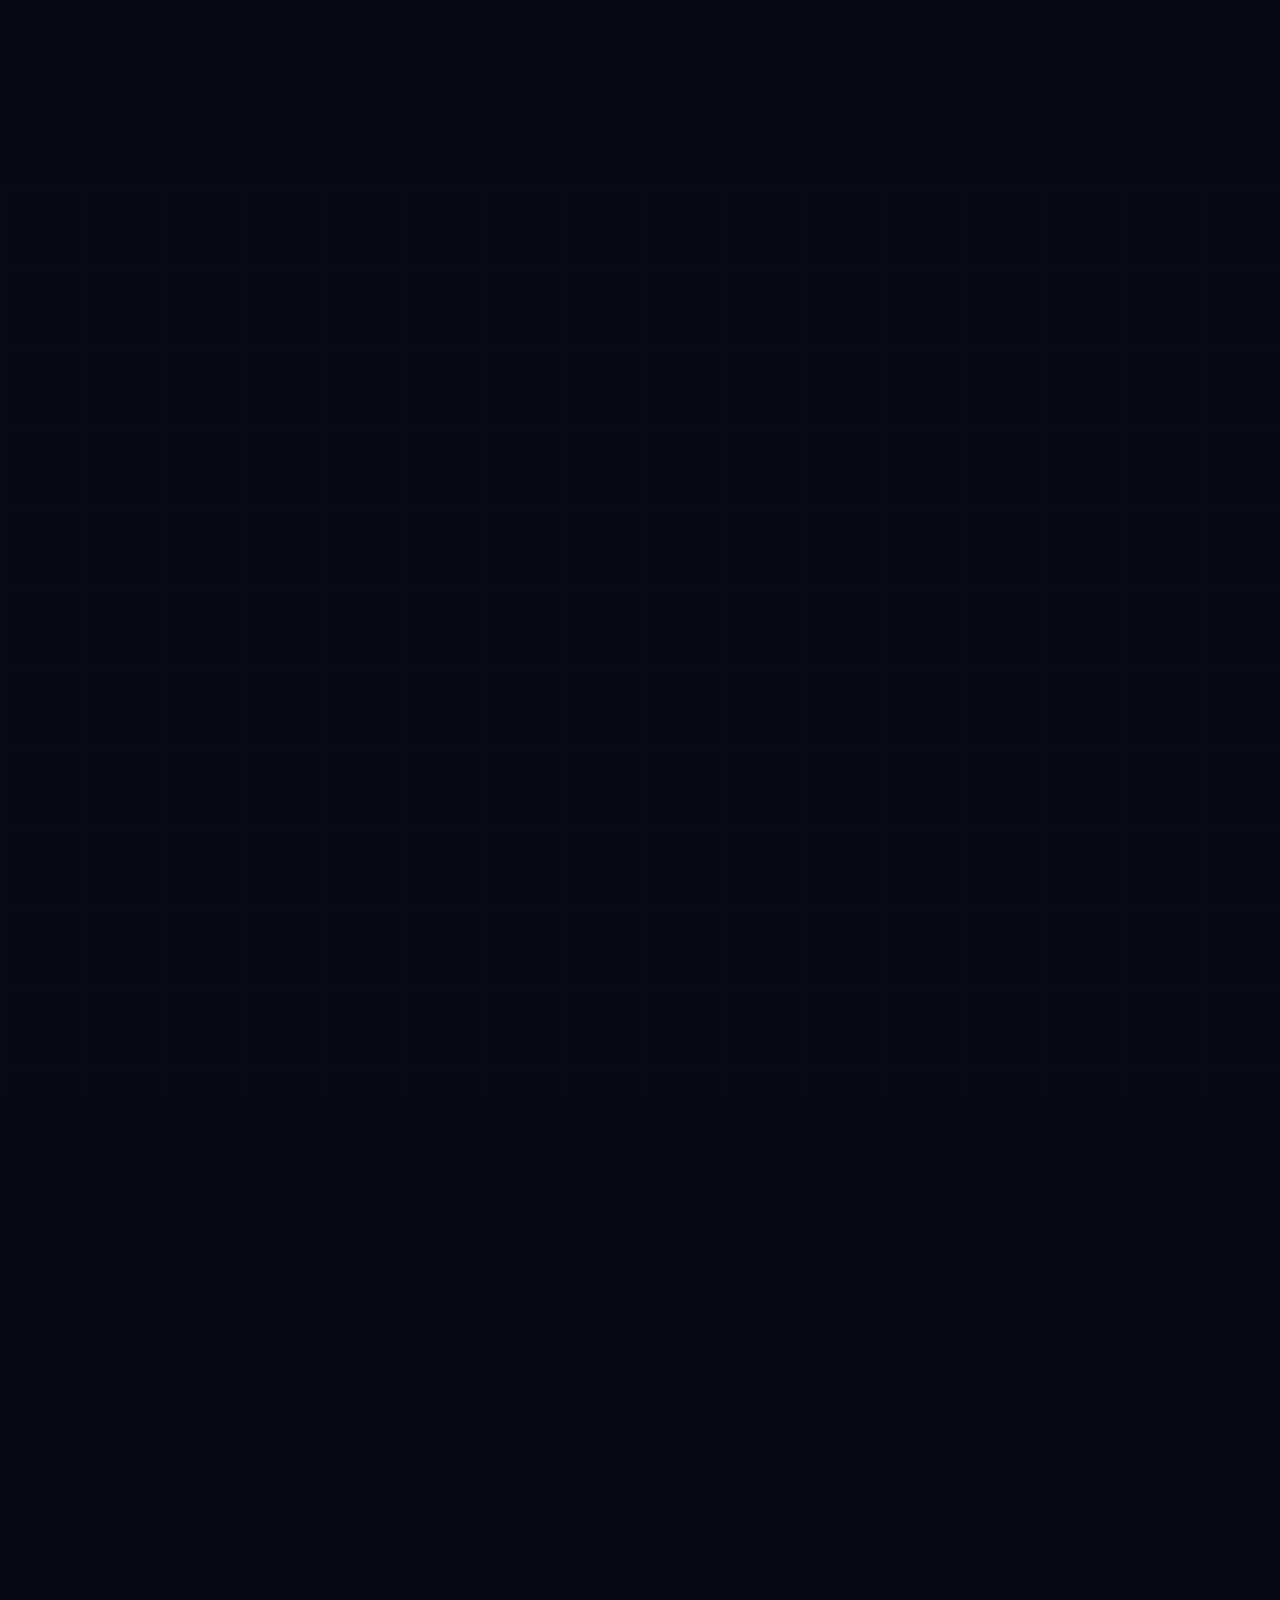
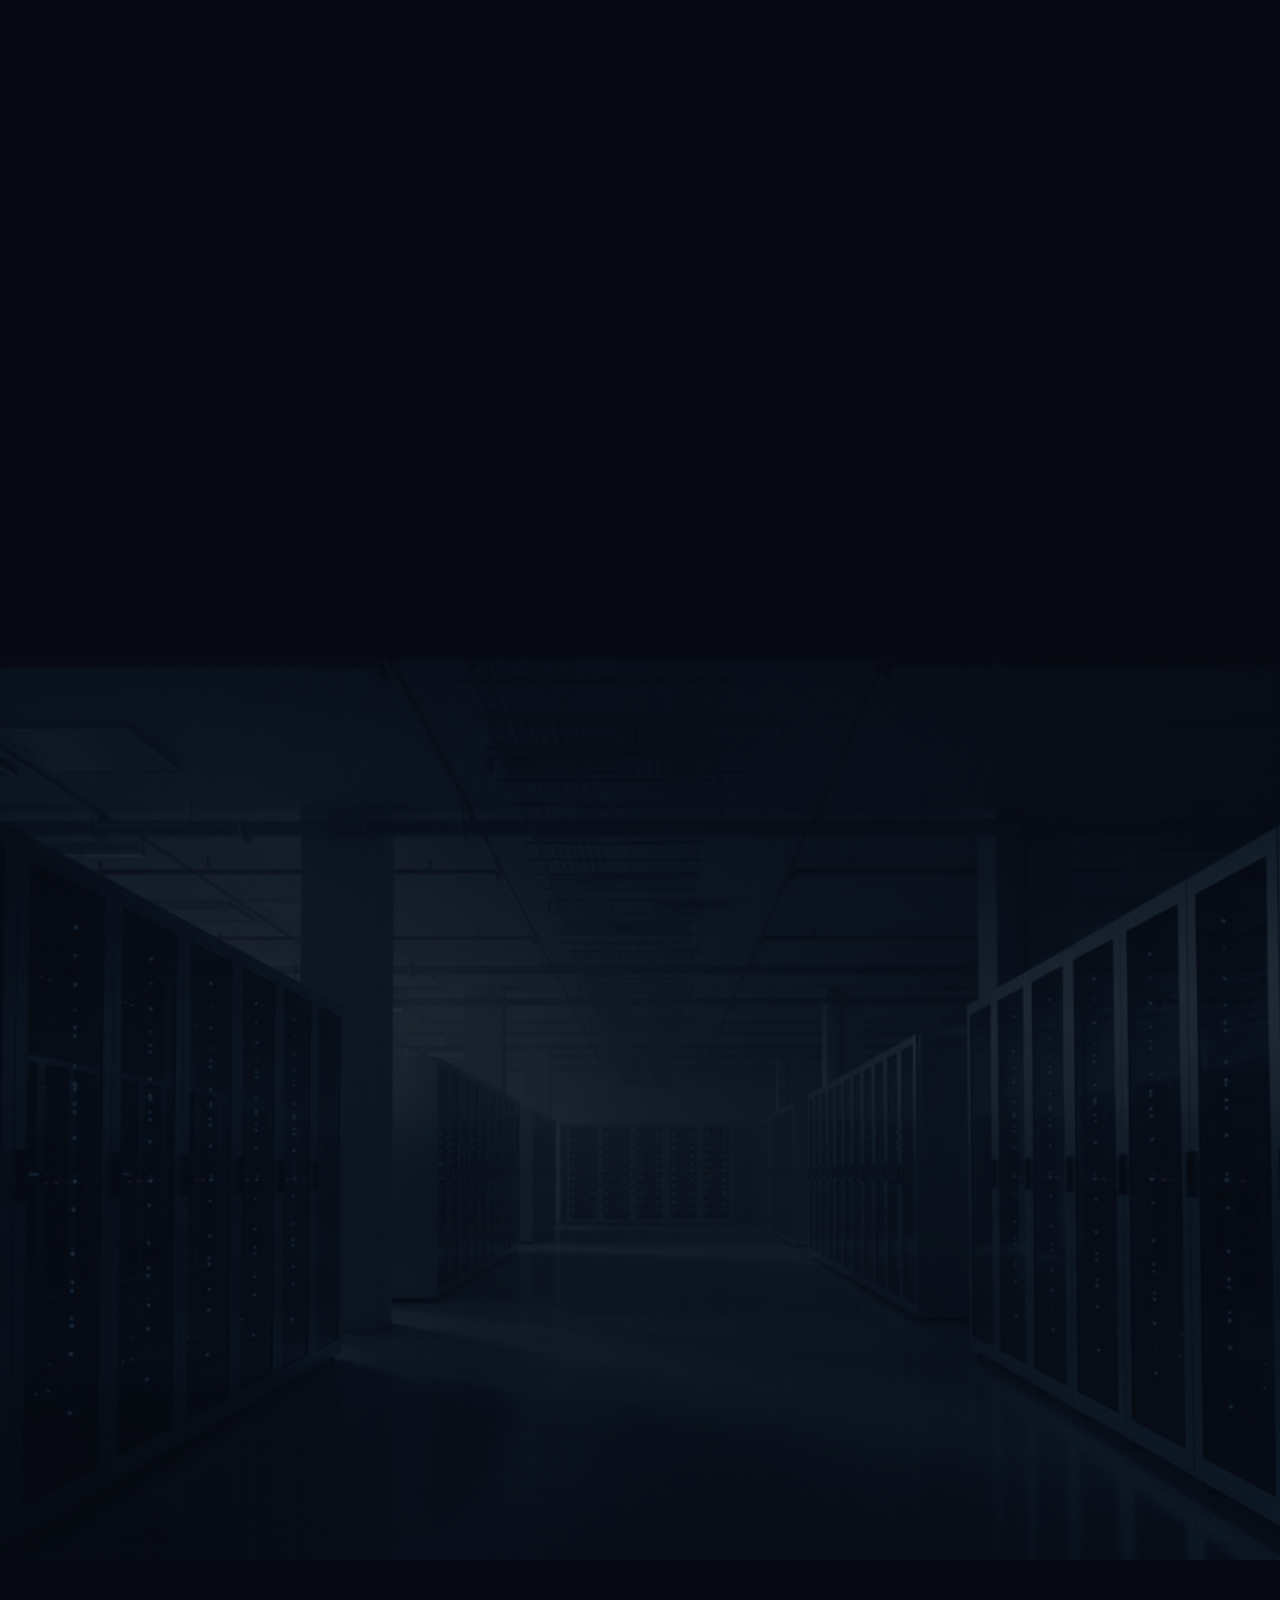
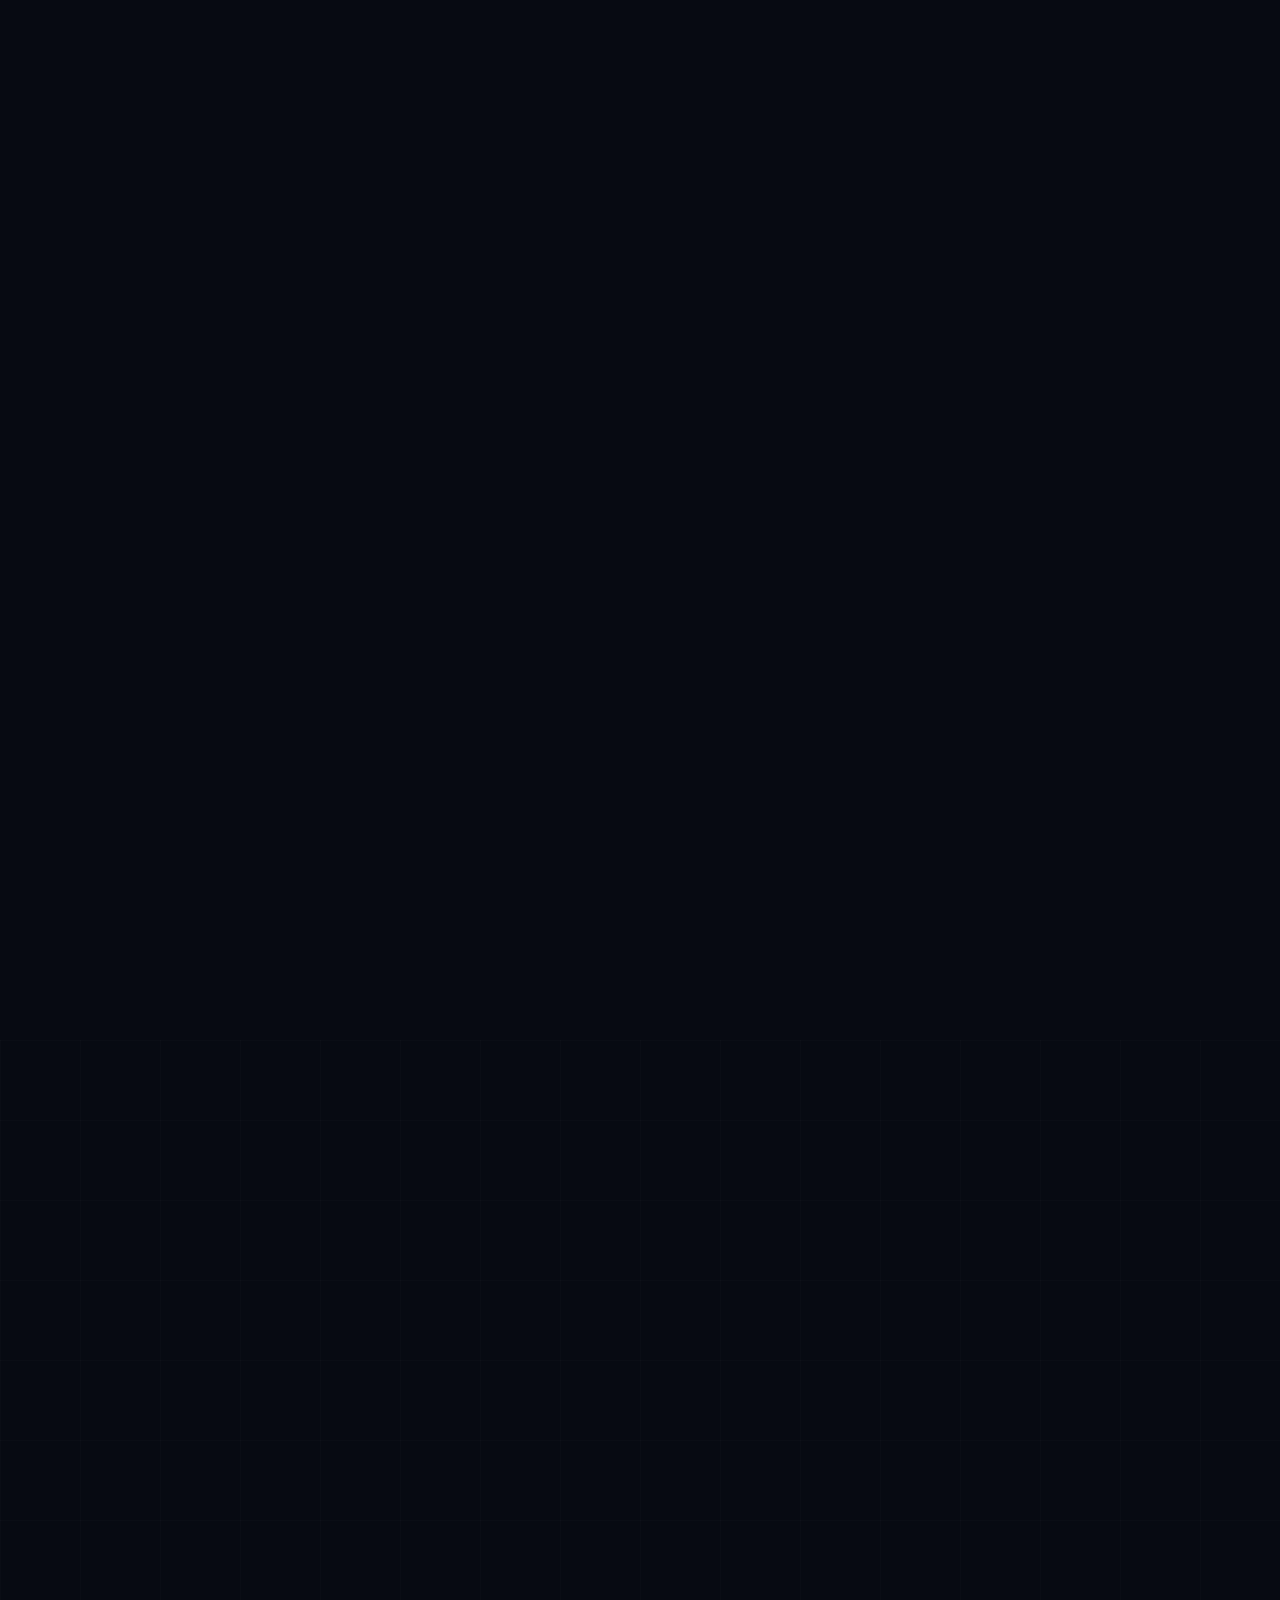
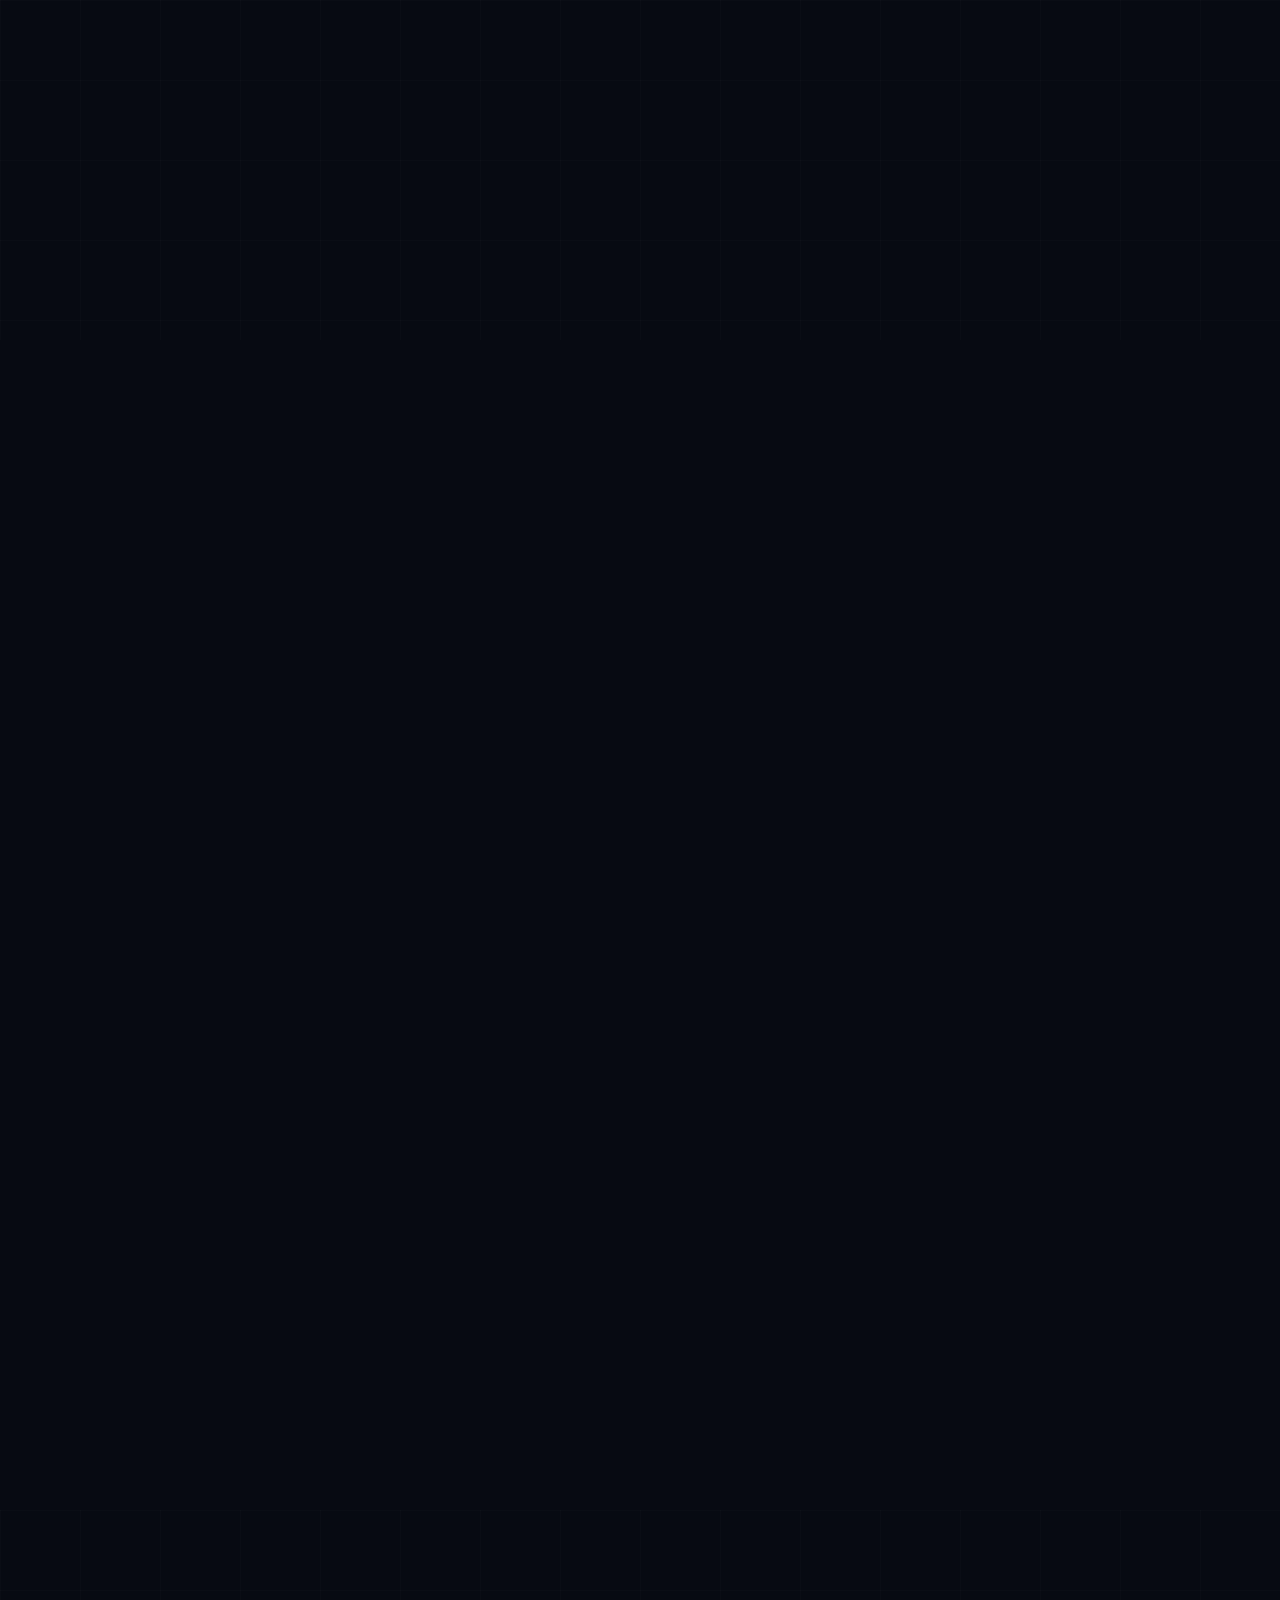
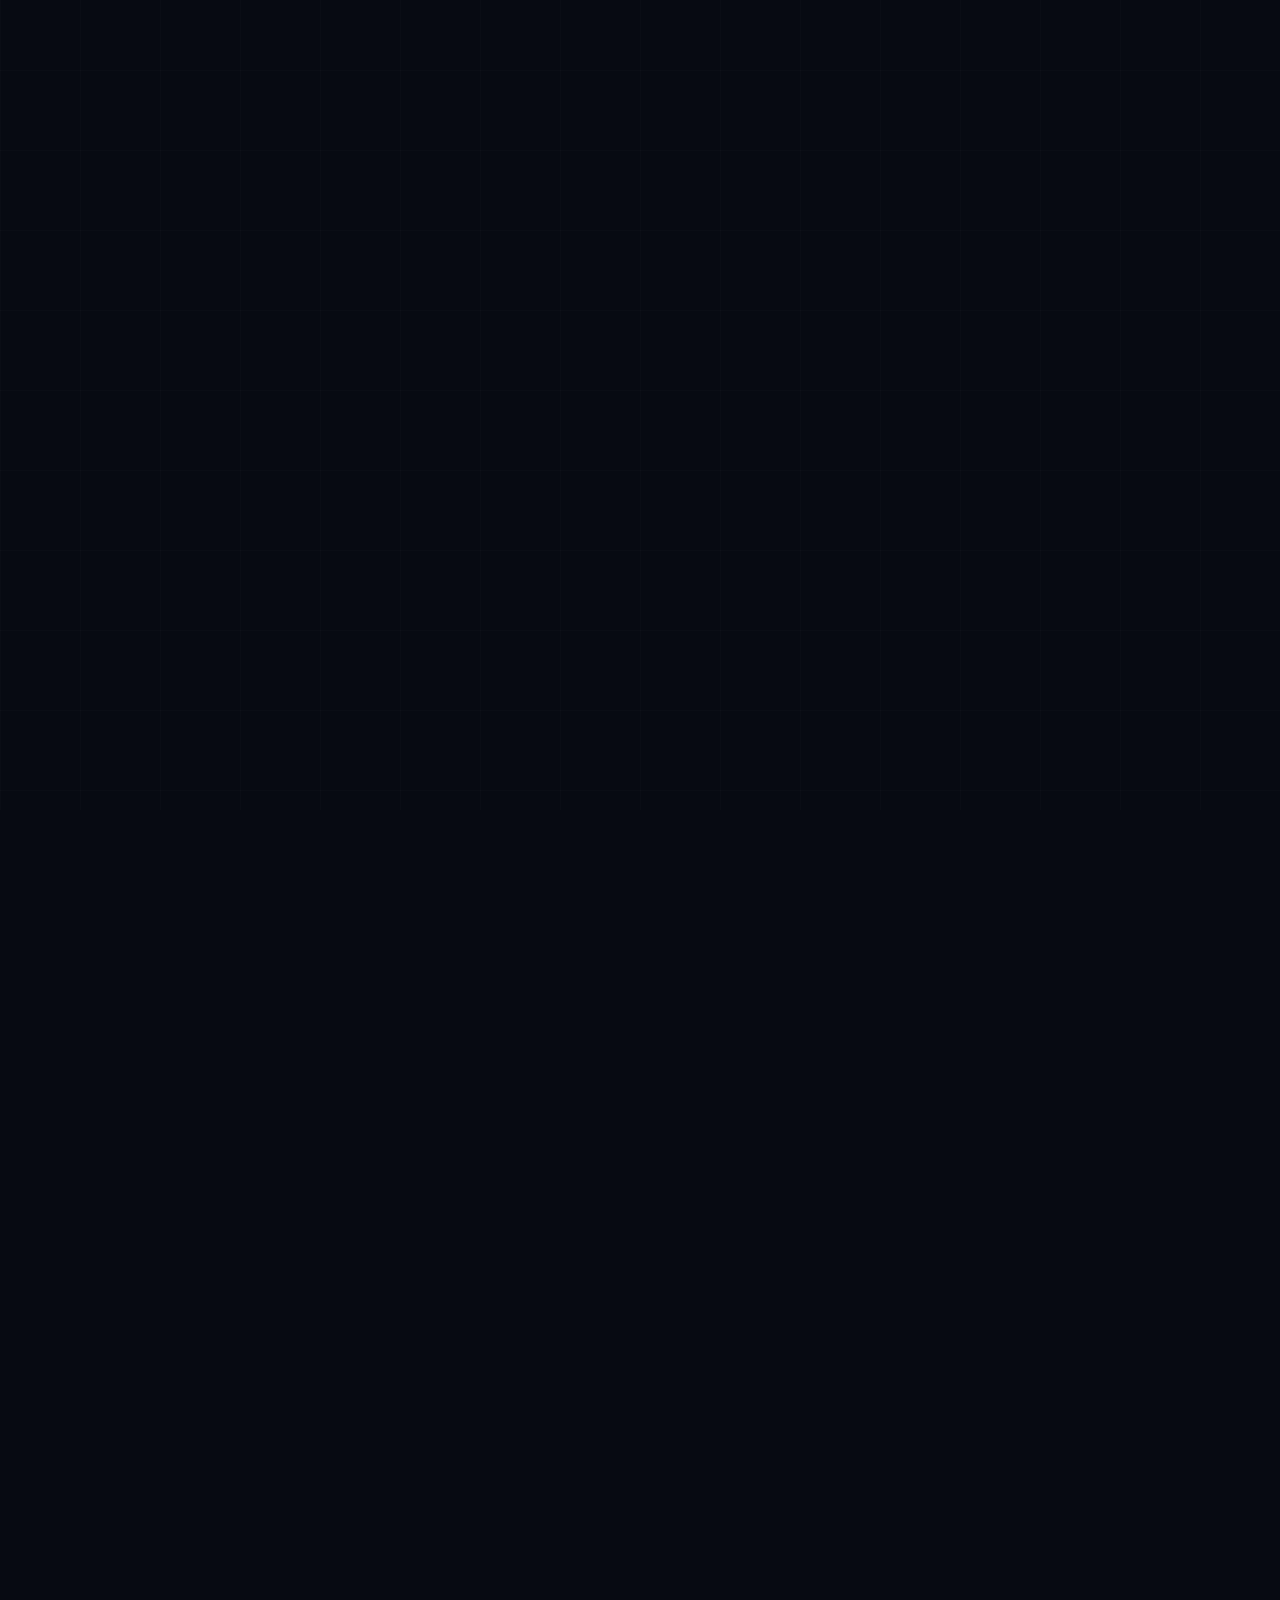
<file: library/fastvdma/index.html>
<!doctype html>
<html lang="en">
  <head>
    <meta charset="UTF-8" />
    <meta name="viewport" content="width=device-width, initial-scale=1.0" />
    <script>
      // The GSAP-pinned layout breaks browser scroll restoration: the restored
      // offset lands in pin-spacer gaps where every element is opacity 0, so
      // a refresh shows only the background. Always start fresh at the top.
      if ('scrollRestoration' in history) history.scrollRestoration = 'manual';
    </script>
    <link rel="icon" href="data:image/svg+xml,%3Csvg xmlns='http://www.w3.org/2000/svg' viewBox='0 0 32 32'%3E%3Crect width='32' height='32' rx='6' fill='%23070A12'/%3E%3Ctext x='16' y='22' font-family='Arial, sans-serif' font-size='16' font-weight='bold' fill='%2322D3EE' text-anchor='middle'%3E6%3C/text%3E%3C/svg%3E" />
    <title>Keeping the FastVDMA fast - 6COM Publications</title>
    <meta name="description" content="One open-source DMA, both directions &amp; every width, 1.44x speed" />
    <meta property="og:title" content="Keeping the FastVDMA fast - 6COM Publications" />
    <meta property="og:description" content="One open-source DMA, both directions &amp; every width, 1.44x speed" />
    <meta property="og:type" content="article" />
    <meta property="og:url" content="https://6com.group/library/fastvdma/" />
    <link rel="canonical" href="https://6com.group/library/fastvdma/" />
    <script type="module" crossorigin src="/assets/index-DRthqGua.js"></script>
    <link rel="stylesheet" crossorigin href="/assets/index-C11zkc-s.css">
      <meta property="og:image" content="https://6com.group/vdma.webp" />
    <meta name="twitter:card" content="summary_large_image" />
    <meta name="twitter:image" content="https://6com.group/vdma.webp" />
      <meta property="article:published_time" content="2026-10-18" />
  </head>
  <body>
    <div id="root"></div>
  </body>
</html>
</file>
<file: assets/index-C11zkc-s.css>
@import"https://fonts.googleapis.com/css2?family=Space+Grotesk:wght@400;500;600;700&family=Inter:wght@400;500;600&family=IBM+Plex+Mono:wght@400;500&display=swap";*,:before,:after{--tw-border-spacing-x: 0;--tw-border-spacing-y: 0;--tw-translate-x: 0;--tw-translate-y: 0;--tw-rotate: 0;--tw-skew-x: 0;--tw-skew-y: 0;--tw-scale-x: 1;--tw-scale-y: 1;--tw-pan-x: ;--tw-pan-y: ;--tw-pinch-zoom: ;--tw-scroll-snap-strictness: proximity;--tw-gradient-from-position: ;--tw-gradient-via-position: ;--tw-gradient-to-position: ;--tw-ordinal: ;--tw-slashed-zero: ;--tw-numeric-figure: ;--tw-numeric-spacing: ;--tw-numeric-fraction: ;--tw-ring-inset: ;--tw-ring-offset-width: 0px;--tw-ring-offset-color: #fff;--tw-ring-color: rgb(59 130 246 / .5);--tw-ring-offset-shadow: 0 0 #0000;--tw-ring-shadow: 0 0 #0000;--tw-shadow: 0 0 #0000;--tw-shadow-colored: 0 0 #0000;--tw-blur: ;--tw-brightness: ;--tw-contrast: ;--tw-grayscale: ;--tw-hue-rotate: ;--tw-invert: ;--tw-saturate: ;--tw-sepia: ;--tw-drop-shadow: ;--tw-backdrop-blur: ;--tw-backdrop-brightness: ;--tw-backdrop-contrast: ;--tw-backdrop-grayscale: ;--tw-backdrop-hue-rotate: ;--tw-backdrop-invert: ;--tw-backdrop-opacity: ;--tw-backdrop-saturate: ;--tw-backdrop-sepia: ;--tw-contain-size: ;--tw-contain-layout: ;--tw-contain-paint: ;--tw-contain-style: }::backdrop{--tw-border-spacing-x: 0;--tw-border-spacing-y: 0;--tw-translate-x: 0;--tw-translate-y: 0;--tw-rotate: 0;--tw-skew-x: 0;--tw-skew-y: 0;--tw-scale-x: 1;--tw-scale-y: 1;--tw-pan-x: ;--tw-pan-y: ;--tw-pinch-zoom: ;--tw-scroll-snap-strictness: proximity;--tw-gradient-from-position: ;--tw-gradient-via-position: ;--tw-gradient-to-position: ;--tw-ordinal: ;--tw-slashed-zero: ;--tw-numeric-figure: ;--tw-numeric-spacing: ;--tw-numeric-fraction: ;--tw-ring-inset: ;--tw-ring-offset-width: 0px;--tw-ring-offset-color: #fff;--tw-ring-color: rgb(59 130 246 / .5);--tw-ring-offset-shadow: 0 0 #0000;--tw-ring-shadow: 0 0 #0000;--tw-shadow: 0 0 #0000;--tw-shadow-colored: 0 0 #0000;--tw-blur: ;--tw-brightness: ;--tw-contrast: ;--tw-grayscale: ;--tw-hue-rotate: ;--tw-invert: ;--tw-saturate: ;--tw-sepia: ;--tw-drop-shadow: ;--tw-backdrop-blur: ;--tw-backdrop-brightness: ;--tw-backdrop-contrast: ;--tw-backdrop-grayscale: ;--tw-backdrop-hue-rotate: ;--tw-backdrop-invert: ;--tw-backdrop-opacity: ;--tw-backdrop-saturate: ;--tw-backdrop-sepia: ;--tw-contain-size: ;--tw-contain-layout: ;--tw-contain-paint: ;--tw-contain-style: }*,:before,:after{box-sizing:border-box;border-width:0;border-style:solid;border-color:#e5e7eb}:before,:after{--tw-content: ""}html,:host{line-height:1.5;-webkit-text-size-adjust:100%;-moz-tab-size:4;-o-tab-size:4;tab-size:4;font-family:Inter,sans-serif;font-feature-settings:normal;font-variation-settings:normal;-webkit-tap-highlight-color:transparent}body{margin:0;line-height:inherit}hr{height:0;color:inherit;border-top-width:1px}abbr:where([title]){-webkit-text-decoration:underline dotted;text-decoration:underline dotted}h1,h2,h3,h4,h5,h6{font-size:inherit;font-weight:inherit}a{color:inherit;text-decoration:inherit}b,strong{font-weight:bolder}code,kbd,samp,pre{font-family:IBM Plex Mono,monospace;font-feature-settings:normal;font-variation-settings:normal;font-size:1em}small{font-size:80%}sub,sup{font-size:75%;line-height:0;position:relative;vertical-align:baseline}sub{bottom:-.25em}sup{top:-.5em}table{text-indent:0;border-color:inherit;border-collapse:collapse}button,input,optgroup,select,textarea{font-family:inherit;font-feature-settings:inherit;font-variation-settings:inherit;font-size:100%;font-weight:inherit;line-height:inherit;letter-spacing:inherit;color:inherit;margin:0;padding:0}button,select{text-transform:none}button,input:where([type=button]),input:where([type=reset]),input:where([type=submit]){-webkit-appearance:button;background-color:transparent;background-image:none}:-moz-focusring{outline:auto}:-moz-ui-invalid{box-shadow:none}progress{vertical-align:baseline}::-webkit-inner-spin-button,::-webkit-outer-spin-button{height:auto}[type=search]{-webkit-appearance:textfield;outline-offset:-2px}::-webkit-search-decoration{-webkit-appearance:none}::-webkit-file-upload-button{-webkit-appearance:button;font:inherit}summary{display:list-item}blockquote,dl,dd,h1,h2,h3,h4,h5,h6,hr,figure,p,pre{margin:0}fieldset{margin:0;padding:0}legend{padding:0}ol,ul,menu{list-style:none;margin:0;padding:0}dialog{padding:0}textarea{resize:vertical}input::-moz-placeholder,textarea::-moz-placeholder{opacity:1;color:#9ca3af}input::placeholder,textarea::placeholder{opacity:1;color:#9ca3af}button,[role=button]{cursor:pointer}:disabled{cursor:default}img,svg,video,canvas,audio,iframe,embed,object{display:block;vertical-align:middle}img,video{max-width:100%;height:auto}[hidden]:where(:not([hidden=until-found])){display:none}:root{--background: 222 47% 4%;--foreground: 225 33% 97%;--card: 220 30% 8%;--card-foreground: 225 33% 97%;--popover: 220 30% 8%;--popover-foreground: 225 33% 97%;--primary: 187 82% 53%;--primary-foreground: 222 47% 4%;--secondary: 220 20% 12%;--secondary-foreground: 225 33% 97%;--muted: 220 20% 12%;--muted-foreground: 218 20% 72%;--accent: 187 82% 53%;--accent-foreground: 222 47% 4%;--destructive: 0 84.2% 60.2%;--destructive-foreground: 0 0% 98%;--border: 220 15% 18%;--input: 220 15% 18%;--ring: 187 82% 53%;--radius: .875rem}*{border-color:hsl(var(--border))}body{background-color:hsl(var(--background));color:hsl(var(--foreground));-webkit-font-smoothing:antialiased;-moz-osx-font-smoothing:grayscale;font-family:Inter,sans-serif;overflow-x:hidden}.container{width:100%}@media(min-width:640px){.container{max-width:640px}}@media(min-width:768px){.container{max-width:768px}}@media(min-width:1024px){.container{max-width:1024px}}@media(min-width:1280px){.container{max-width:1280px}}@media(min-width:1536px){.container{max-width:1536px}}.sr-only{position:absolute;width:1px;height:1px;padding:0;margin:-1px;overflow:hidden;clip:rect(0,0,0,0);white-space:nowrap;border-width:0}.pointer-events-none{pointer-events:none}.visible{visibility:visible}.invisible{visibility:hidden}.static{position:static}.fixed{position:fixed}.absolute{position:absolute}.relative{position:relative}.inset-0{inset:0}.inset-x-0{left:0;right:0}.inset-y-0{top:0;bottom:0}.-bottom-12{bottom:-3rem}.-left-12{left:-3rem}.-right-12{right:-3rem}.-top-12{top:-3rem}.bottom-0{bottom:0}.left-0{left:0}.left-1\/2{left:50%}.left-2{left:.5rem}.left-\[50\%\]{left:50%}.right-0{right:0}.right-1{right:.25rem}.right-2{right:.5rem}.right-3{right:.75rem}.right-4{right:1rem}.top-0{top:0}.top-1\.5{top:.375rem}.top-1\/2{top:50%}.top-3\.5{top:.875rem}.top-4{top:1rem}.top-\[1px\]{top:1px}.top-\[50\%\]{top:50%}.top-\[60\%\]{top:60%}.top-full{top:100%}.isolate{isolation:isolate}.z-10{z-index:10}.z-20{z-index:20}.z-30{z-index:30}.z-40{z-index:40}.z-50{z-index:50}.z-\[100\]{z-index:100}.z-\[1\]{z-index:1}.z-\[60\]{z-index:60}.z-\[70\]{z-index:70}.z-\[75\]{z-index:75}.z-\[80\]{z-index:80}.order-first{order:-9999}.order-last{order:9999}.col-start-2{grid-column-start:2}.row-span-2{grid-row:span 2 / span 2}.row-start-1{grid-row-start:1}.\!m-0{margin:0!important}.-mx-1{margin-left:-.25rem;margin-right:-.25rem}.-my-2{margin-top:-.5rem;margin-bottom:-.5rem}.mx-2{margin-left:.5rem;margin-right:.5rem}.mx-3\.5{margin-left:.875rem;margin-right:.875rem}.mx-auto{margin-left:auto;margin-right:auto}.my-0{margin-top:0;margin-bottom:0}.my-0\.5{margin-top:.125rem;margin-bottom:.125rem}.my-1{margin-top:.25rem;margin-bottom:.25rem}.-ml-4{margin-left:-1rem}.-mt-1\.5{margin-top:-.375rem}.-mt-4{margin-top:-1rem}.mb-10{margin-bottom:2.5rem}.mb-12{margin-bottom:3rem}.mb-16{margin-bottom:4rem}.mb-2{margin-bottom:.5rem}.mb-3{margin-bottom:.75rem}.mb-4{margin-bottom:1rem}.mb-6{margin-bottom:1.5rem}.mb-8{margin-bottom:2rem}.ml-1{margin-left:.25rem}.ml-4{margin-left:1rem}.ml-auto{margin-left:auto}.mt-1\.5{margin-top:.375rem}.mt-12{margin-top:3rem}.mt-2{margin-top:.5rem}.mt-3{margin-top:.75rem}.mt-4{margin-top:1rem}.mt-6{margin-top:1.5rem}.mt-auto{margin-top:auto}.line-clamp-1{overflow:hidden;display:-webkit-box;-webkit-box-orient:vertical;-webkit-line-clamp:1}.line-clamp-2{overflow:hidden;display:-webkit-box;-webkit-box-orient:vertical;-webkit-line-clamp:2}.block{display:block}.inline-block{display:inline-block}.flex{display:flex}.inline-flex{display:inline-flex}.table{display:table}.table-caption{display:table-caption}.table-cell{display:table-cell}.table-row{display:table-row}.grid{display:grid}.hidden{display:none}.aspect-square{aspect-ratio:1 / 1}.aspect-video{aspect-ratio:16 / 9}.size-10{width:2.5rem;height:2.5rem}.size-2{width:.5rem;height:.5rem}.size-2\.5{width:.625rem;height:.625rem}.size-3{width:.75rem;height:.75rem}.size-3\.5{width:.875rem;height:.875rem}.size-4{width:1rem;height:1rem}.size-6{width:1.5rem;height:1.5rem}.size-7{width:1.75rem;height:1.75rem}.size-8{width:2rem;height:2rem}.size-9{width:2.25rem;height:2.25rem}.size-auto{width:auto;height:auto}.size-full{width:100%;height:100%}.h-1\.5{height:.375rem}.h-10{height:2.5rem}.h-12{height:3rem}.h-16{height:4rem}.h-2{height:.5rem}.h-2\.5{height:.625rem}.h-4{height:1rem}.h-5{height:1.25rem}.h-6{height:1.5rem}.h-7{height:1.75rem}.h-8{height:2rem}.h-9{height:2.25rem}.h-\[1\.15rem\]{height:1.15rem}.h-\[calc\(100\%-1px\)\]{height:calc(100% - 1px)}.h-\[var\(--radix-navigation-menu-viewport-height\)\]{height:var(--radix-navigation-menu-viewport-height)}.h-\[var\(--radix-select-trigger-height\)\]{height:var(--radix-select-trigger-height)}.h-auto{height:auto}.h-full{height:100%}.h-px{height:1px}.h-svh{height:100svh}.max-h-\[300px\]{max-height:300px}.min-h-0{min-height:0px}.min-h-16{min-height:4rem}.min-h-4{min-height:1rem}.min-h-screen{min-height:100vh}.min-h-svh{min-height:100svh}.w-0{width:0px}.w-1{width:.25rem}.w-10{width:2.5rem}.w-16{width:4rem}.w-2{width:.5rem}.w-2\.5{width:.625rem}.w-3{width:.75rem}.w-3\/4{width:75%}.w-4{width:1rem}.w-5{width:1.25rem}.w-64{width:16rem}.w-72{width:18rem}.w-8{width:2rem}.w-9{width:2.25rem}.w-\[100px\]{width:100px}.w-\[50vw\]{width:50vw}.w-\[88vw\]{width:88vw}.w-auto{width:auto}.w-fit{width:-moz-fit-content;width:fit-content}.w-full{width:100%}.w-max{width:-moz-max-content;width:max-content}.w-px{width:1px}.min-w-0{min-width:0px}.min-w-10{min-width:2.5rem}.min-w-5{min-width:1.25rem}.min-w-8{min-width:2rem}.min-w-9{min-width:2.25rem}.min-w-\[12rem\]{min-width:12rem}.min-w-\[8rem\]{min-width:8rem}.min-w-\[var\(--radix-select-trigger-width\)\]{min-width:var(--radix-select-trigger-width)}.max-w-2xl{max-width:42rem}.max-w-3xl{max-width:48rem}.max-w-4xl{max-width:56rem}.max-w-\[calc\(100\%-2rem\)\]{max-width:calc(100% - 2rem)}.max-w-max{max-width:-moz-max-content;max-width:max-content}.max-w-sm{max-width:24rem}.flex-1{flex:1 1 0%}.shrink-0{flex-shrink:0}.grow{flex-grow:1}.grow-0{flex-grow:0}.basis-full{flex-basis:100%}.caption-bottom{caption-side:bottom}.border-collapse{border-collapse:collapse}.-translate-x-1\/2{--tw-translate-x: -50%;transform:translate(var(--tw-translate-x),var(--tw-translate-y)) rotate(var(--tw-rotate)) skew(var(--tw-skew-x)) skewY(var(--tw-skew-y)) scaleX(var(--tw-scale-x)) scaleY(var(--tw-scale-y))}.-translate-x-px{--tw-translate-x: -1px;transform:translate(var(--tw-translate-x),var(--tw-translate-y)) rotate(var(--tw-rotate)) skew(var(--tw-skew-x)) skewY(var(--tw-skew-y)) scaleX(var(--tw-scale-x)) scaleY(var(--tw-scale-y))}.-translate-y-1\/2{--tw-translate-y: -50%;transform:translate(var(--tw-translate-x),var(--tw-translate-y)) rotate(var(--tw-rotate)) skew(var(--tw-skew-x)) skewY(var(--tw-skew-y)) scaleX(var(--tw-scale-x)) scaleY(var(--tw-scale-y))}.translate-x-\[-50\%\]{--tw-translate-x: -50%;transform:translate(var(--tw-translate-x),var(--tw-translate-y)) rotate(var(--tw-rotate)) skew(var(--tw-skew-x)) skewY(var(--tw-skew-y)) scaleX(var(--tw-scale-x)) scaleY(var(--tw-scale-y))}.translate-x-px{--tw-translate-x: 1px;transform:translate(var(--tw-translate-x),var(--tw-translate-y)) rotate(var(--tw-rotate)) skew(var(--tw-skew-x)) skewY(var(--tw-skew-y)) scaleX(var(--tw-scale-x)) scaleY(var(--tw-scale-y))}.translate-y-0\.5{--tw-translate-y: .125rem;transform:translate(var(--tw-translate-x),var(--tw-translate-y)) rotate(var(--tw-rotate)) skew(var(--tw-skew-x)) skewY(var(--tw-skew-y)) scaleX(var(--tw-scale-x)) scaleY(var(--tw-scale-y))}.translate-y-\[-50\%\]{--tw-translate-y: -50%;transform:translate(var(--tw-translate-x),var(--tw-translate-y)) rotate(var(--tw-rotate)) skew(var(--tw-skew-x)) skewY(var(--tw-skew-y)) scaleX(var(--tw-scale-x)) scaleY(var(--tw-scale-y))}.translate-y-\[calc\(-50\%_-_2px\)\]{--tw-translate-y: calc(-50% - 2px) ;transform:translate(var(--tw-translate-x),var(--tw-translate-y)) rotate(var(--tw-rotate)) skew(var(--tw-skew-x)) skewY(var(--tw-skew-y)) scaleX(var(--tw-scale-x)) scaleY(var(--tw-scale-y))}.rotate-45{--tw-rotate: 45deg;transform:translate(var(--tw-translate-x),var(--tw-translate-y)) rotate(var(--tw-rotate)) skew(var(--tw-skew-x)) skewY(var(--tw-skew-y)) scaleX(var(--tw-scale-x)) scaleY(var(--tw-scale-y))}.rotate-90{--tw-rotate: 90deg;transform:translate(var(--tw-translate-x),var(--tw-translate-y)) rotate(var(--tw-rotate)) skew(var(--tw-skew-x)) skewY(var(--tw-skew-y)) scaleX(var(--tw-scale-x)) scaleY(var(--tw-scale-y))}.transform{transform:translate(var(--tw-translate-x),var(--tw-translate-y)) rotate(var(--tw-rotate)) skew(var(--tw-skew-x)) skewY(var(--tw-skew-y)) scaleX(var(--tw-scale-x)) scaleY(var(--tw-scale-y))}@keyframes caret-blink{0%,70%,to{opacity:1}20%,50%{opacity:0}}.animate-caret-blink{animation:caret-blink 1.25s ease-out infinite}@keyframes pulse{50%{opacity:.5}}.animate-pulse{animation:pulse 2s cubic-bezier(.4,0,.6,1) infinite}@keyframes spin{to{transform:rotate(360deg)}}.animate-spin{animation:spin 1s linear infinite}.cursor-default{cursor:default}.cursor-text{cursor:text}.touch-none{touch-action:none}.select-none{-webkit-user-select:none;-moz-user-select:none;user-select:none}.resize-none{resize:none}.scroll-my-1{scroll-margin-top:.25rem;scroll-margin-bottom:.25rem}.scroll-py-1{scroll-padding-top:.25rem;scroll-padding-bottom:.25rem}.list-disc{list-style-type:disc}.list-none{list-style-type:none}.auto-rows-min{grid-auto-rows:min-content}.grid-cols-1{grid-template-columns:repeat(1,minmax(0,1fr))}.grid-cols-3{grid-template-columns:repeat(3,minmax(0,1fr))}.grid-cols-\[0_1fr\]{grid-template-columns:0 1fr}.grid-rows-\[auto_auto\]{grid-template-rows:auto auto}.flex-row{flex-direction:row}.flex-col{flex-direction:column}.flex-col-reverse{flex-direction:column-reverse}.flex-wrap{flex-wrap:wrap}.place-content-center{place-content:center}.items-start{align-items:flex-start}.items-end{align-items:flex-end}.items-center{align-items:center}.items-stretch{align-items:stretch}.justify-start{justify-content:flex-start}.justify-center{justify-content:center}.justify-between{justify-content:space-between}.justify-items-start{justify-items:start}.gap-0\.5{gap:.125rem}.gap-1{gap:.25rem}.gap-1\.5{gap:.375rem}.gap-12{gap:3rem}.gap-2{gap:.5rem}.gap-2\.5{gap:.625rem}.gap-3{gap:.75rem}.gap-4{gap:1rem}.gap-6{gap:1.5rem}.gap-7{gap:1.75rem}.gap-8{gap:2rem}.gap-\[--spacing\(var\(--gap\)\)\]{gap:var(--spacing(var(--gap)))}.gap-y-0\.5{row-gap:.125rem}.space-y-4>:not([hidden])~:not([hidden]){--tw-space-y-reverse: 0;margin-top:calc(1rem * calc(1 - var(--tw-space-y-reverse)));margin-bottom:calc(1rem * var(--tw-space-y-reverse))}.space-y-5>:not([hidden])~:not([hidden]){--tw-space-y-reverse: 0;margin-top:calc(1.25rem * calc(1 - var(--tw-space-y-reverse)));margin-bottom:calc(1.25rem * var(--tw-space-y-reverse))}.self-start{align-self:flex-start}.self-stretch{align-self:stretch}.justify-self-end{justify-self:end}.overflow-auto{overflow:auto}.overflow-hidden{overflow:hidden}.overflow-x-auto{overflow-x:auto}.overflow-y-auto{overflow-y:auto}.overflow-x-hidden{overflow-x:hidden}.whitespace-nowrap{white-space:nowrap}.text-balance{text-wrap:balance}.break-words{overflow-wrap:break-word}.rounded-2xl{border-radius:22px}.rounded-\[2px\]{border-radius:2px}.rounded-\[4px\]{border-radius:4px}.rounded-\[calc\(var\(--radius\)-5px\)\]{border-radius:calc(var(--radius) - 5px)}.rounded-\[inherit\]{border-radius:inherit}.rounded-full{border-radius:9999px}.rounded-lg{border-radius:var(--radius)}.rounded-md{border-radius:calc(var(--radius) - 2px)}.rounded-none{border-radius:0}.rounded-sm{border-radius:calc(var(--radius) - 4px)}.rounded-xl{border-radius:calc(var(--radius) + 4px)}.rounded-xs{border-radius:calc(var(--radius) - 6px)}.rounded-l-md{border-top-left-radius:calc(var(--radius) - 2px);border-bottom-left-radius:calc(var(--radius) - 2px)}.rounded-r-md{border-top-right-radius:calc(var(--radius) - 2px);border-bottom-right-radius:calc(var(--radius) - 2px)}.rounded-tl-sm{border-top-left-radius:calc(var(--radius) - 4px)}.border{border-width:1px}.border-0{border-width:0px}.border-\[1\.5px\]{border-width:1.5px}.border-y{border-top-width:1px;border-bottom-width:1px}.border-b{border-bottom-width:1px}.border-l{border-left-width:1px}.border-r{border-right-width:1px}.border-t{border-top-width:1px}.border-dashed{border-style:dashed}.border-border{border-color:hsl(var(--border))}.border-border\/50{border-color:hsl(var(--border) / .5)}.border-input{border-color:hsl(var(--input))}.border-primary{border-color:hsl(var(--primary))}.border-transparent{border-color:transparent}.border-white\/10{border-color:#ffffff1a}.border-white\/5{border-color:#ffffff0d}.border-l-transparent{border-left-color:transparent}.border-t-transparent{border-top-color:transparent}.bg-\[\#070A12\]{--tw-bg-opacity: 1;background-color:rgb(7 10 18 / var(--tw-bg-opacity, 1))}.bg-\[\#070A12\]\/90{background-color:#070a12e6}.bg-\[\#111827\]{--tw-bg-opacity: 1;background-color:rgb(17 24 39 / var(--tw-bg-opacity, 1))}.bg-\[\#22D3EE\]\/10{background-color:#22d3ee1a}.bg-accent{background-color:hsl(var(--accent))}.bg-background{background-color:hsl(var(--background))}.bg-black\/50{background-color:#00000080}.bg-border{background-color:hsl(var(--border))}.bg-card{background-color:hsl(var(--card))}.bg-destructive{--tw-bg-opacity: 1;background-color:hsl(var(--destructive) / var(--tw-bg-opacity, 1))}.bg-foreground{background-color:hsl(var(--foreground))}.bg-input{background-color:hsl(var(--input))}.bg-muted{background-color:hsl(var(--muted))}.bg-muted\/50{background-color:hsl(var(--muted) / .5)}.bg-popover{background-color:hsl(var(--popover))}.bg-primary{background-color:hsl(var(--primary))}.bg-primary\/20{background-color:hsl(var(--primary) / .2)}.bg-secondary{background-color:hsl(var(--secondary))}.bg-transparent{background-color:transparent}.bg-white{--tw-bg-opacity: 1;background-color:rgb(255 255 255 / var(--tw-bg-opacity, 1))}.bg-white\/5{background-color:#ffffff0d}.fill-current{fill:currentColor}.fill-foreground{fill:hsl(var(--foreground))}.fill-primary{fill:hsl(var(--primary))}.object-cover{-o-object-fit:cover;object-fit:cover}.p-0{padding:0}.p-1{padding:.25rem}.p-2{padding:.5rem}.p-3{padding:.75rem}.p-4{padding:1rem}.p-6{padding:1.5rem}.p-8{padding:2rem}.p-\[3px\]{padding:3px}.p-px{padding:1px}.px-1{padding-left:.25rem;padding-right:.25rem}.px-1\.5{padding-left:.375rem;padding-right:.375rem}.px-2{padding-left:.5rem;padding-right:.5rem}.px-2\.5{padding-left:.625rem;padding-right:.625rem}.px-3{padding-left:.75rem;padding-right:.75rem}.px-4{padding-left:1rem;padding-right:1rem}.px-5{padding-left:1.25rem;padding-right:1.25rem}.px-6{padding-left:1.5rem;padding-right:1.5rem}.px-8{padding-left:2rem;padding-right:2rem}.py-0\.5{padding-top:.125rem;padding-bottom:.125rem}.py-1{padding-top:.25rem;padding-bottom:.25rem}.py-1\.5{padding-top:.375rem;padding-bottom:.375rem}.py-12{padding-top:3rem;padding-bottom:3rem}.py-2{padding-top:.5rem;padding-bottom:.5rem}.py-2\.5{padding-top:.625rem;padding-bottom:.625rem}.py-20{padding-top:5rem;padding-bottom:5rem}.py-3{padding-top:.75rem;padding-bottom:.75rem}.py-4{padding-top:1rem;padding-bottom:1rem}.py-6{padding-top:1.5rem;padding-bottom:1.5rem}.pb-24{padding-bottom:6rem}.pb-3{padding-bottom:.75rem}.pb-4{padding-bottom:1rem}.pl-2{padding-left:.5rem}.pl-3{padding-left:.75rem}.pl-4{padding-left:1rem}.pl-8{padding-left:2rem}.pr-1{padding-right:.25rem}.pr-2{padding-right:.5rem}.pr-2\.5{padding-right:.625rem}.pr-3{padding-right:.75rem}.pr-8{padding-right:2rem}.pt-0{padding-top:0}.pt-16{padding-top:4rem}.pt-3{padding-top:.75rem}.pt-32{padding-top:8rem}.pt-4{padding-top:1rem}.text-left{text-align:left}.text-center{text-align:center}.align-middle{vertical-align:middle}.font-display{font-family:Space Grotesk,sans-serif}.font-mono{font-family:IBM Plex Mono,monospace}.font-sans{font-family:Inter,sans-serif}.text-\[0\.8rem\]{font-size:.8rem}.text-base{font-size:1rem;line-height:1.5rem}.text-lg{font-size:1.125rem;line-height:1.75rem}.text-sm{font-size:.875rem;line-height:1.25rem}.text-sm\/relaxed{font-size:.875rem;line-height:1.625}.text-xl{font-size:1.25rem;line-height:1.75rem}.text-xs{font-size:.75rem;line-height:1rem}.font-bold{font-weight:700}.font-medium{font-weight:500}.font-normal{font-weight:400}.font-semibold{font-weight:600}.tabular-nums{--tw-numeric-spacing: tabular-nums;font-variant-numeric:var(--tw-ordinal) var(--tw-slashed-zero) var(--tw-numeric-figure) var(--tw-numeric-spacing) var(--tw-numeric-fraction)}.leading-\[0\.95\]{line-height:.95}.leading-\[1\.05\]{line-height:1.05}.leading-none{line-height:1}.leading-normal{line-height:1.5}.leading-relaxed{line-height:1.625}.leading-snug{line-height:1.375}.leading-tight{line-height:1.25}.tracking-tight{letter-spacing:-.025em}.tracking-widest{letter-spacing:.1em}.text-\[\#22D3EE\]{--tw-text-opacity: 1;color:rgb(34 211 238 / var(--tw-text-opacity, 1))}.text-\[\#6B7280\]{--tw-text-opacity: 1;color:rgb(107 114 128 / var(--tw-text-opacity, 1))}.text-\[\#A9B3C7\]{--tw-text-opacity: 1;color:rgb(169 179 199 / var(--tw-text-opacity, 1))}.text-\[\#F4F7FF\]{--tw-text-opacity: 1;color:rgb(244 247 255 / var(--tw-text-opacity, 1))}.text-accent-foreground{color:hsl(var(--accent-foreground))}.text-background{color:hsl(var(--background))}.text-card-foreground{color:hsl(var(--card-foreground))}.text-current{color:currentColor}.text-destructive{--tw-text-opacity: 1;color:hsl(var(--destructive) / var(--tw-text-opacity, 1))}.text-foreground{color:hsl(var(--foreground))}.text-muted-foreground{color:hsl(var(--muted-foreground))}.text-popover-foreground{color:hsl(var(--popover-foreground))}.text-primary{color:hsl(var(--primary))}.text-primary-foreground{color:hsl(var(--primary-foreground))}.text-secondary-foreground{color:hsl(var(--secondary-foreground))}.text-white{--tw-text-opacity: 1;color:rgb(255 255 255 / var(--tw-text-opacity, 1))}.underline-offset-4{text-underline-offset:4px}.opacity-0{opacity:0}.opacity-50{opacity:.5}.opacity-70{opacity:.7}.shadow{--tw-shadow: 0 1px 3px 0 rgb(0 0 0 / .1), 0 1px 2px -1px rgb(0 0 0 / .1);--tw-shadow-colored: 0 1px 3px 0 var(--tw-shadow-color), 0 1px 2px -1px var(--tw-shadow-color);box-shadow:var(--tw-ring-offset-shadow, 0 0 #0000),var(--tw-ring-shadow, 0 0 #0000),var(--tw-shadow)}.shadow-\[0_0_0_1px_hsl\(var\(--sidebar-border\)\)\]{--tw-shadow: 0 0 0 1px hsl(var(--sidebar-border));--tw-shadow-colored: 0 0 0 1px var(--tw-shadow-color);box-shadow:var(--tw-ring-offset-shadow, 0 0 #0000),var(--tw-ring-shadow, 0 0 #0000),var(--tw-shadow)}.shadow-card{--tw-shadow: 0 24px 70px rgba(0,0,0,.45);--tw-shadow-colored: 0 24px 70px var(--tw-shadow-color);box-shadow:var(--tw-ring-offset-shadow, 0 0 #0000),var(--tw-ring-shadow, 0 0 #0000),var(--tw-shadow)}.shadow-lg{--tw-shadow: 0 10px 15px -3px rgb(0 0 0 / .1), 0 4px 6px -4px rgb(0 0 0 / .1);--tw-shadow-colored: 0 10px 15px -3px var(--tw-shadow-color), 0 4px 6px -4px var(--tw-shadow-color);box-shadow:var(--tw-ring-offset-shadow, 0 0 #0000),var(--tw-ring-shadow, 0 0 #0000),var(--tw-shadow)}.shadow-md{--tw-shadow: 0 4px 6px -1px rgb(0 0 0 / .1), 0 2px 4px -2px rgb(0 0 0 / .1);--tw-shadow-colored: 0 4px 6px -1px var(--tw-shadow-color), 0 2px 4px -2px var(--tw-shadow-color);box-shadow:var(--tw-ring-offset-shadow, 0 0 #0000),var(--tw-ring-shadow, 0 0 #0000),var(--tw-shadow)}.shadow-none{--tw-shadow: 0 0 #0000;--tw-shadow-colored: 0 0 #0000;box-shadow:var(--tw-ring-offset-shadow, 0 0 #0000),var(--tw-ring-shadow, 0 0 #0000),var(--tw-shadow)}.shadow-sm{--tw-shadow: 0 1px 2px 0 rgb(0 0 0 / .05);--tw-shadow-colored: 0 1px 2px 0 var(--tw-shadow-color);box-shadow:var(--tw-ring-offset-shadow, 0 0 #0000),var(--tw-ring-shadow, 0 0 #0000),var(--tw-shadow)}.shadow-xl{--tw-shadow: 0 20px 25px -5px rgb(0 0 0 / .1), 0 8px 10px -6px rgb(0 0 0 / .1);--tw-shadow-colored: 0 20px 25px -5px var(--tw-shadow-color), 0 8px 10px -6px var(--tw-shadow-color);box-shadow:var(--tw-ring-offset-shadow, 0 0 #0000),var(--tw-ring-shadow, 0 0 #0000),var(--tw-shadow)}.shadow-xs{--tw-shadow: 0 1px 2px 0 rgb(0 0 0 / .05);--tw-shadow-colored: 0 1px 2px 0 var(--tw-shadow-color);box-shadow:var(--tw-ring-offset-shadow, 0 0 #0000),var(--tw-ring-shadow, 0 0 #0000),var(--tw-shadow)}.shadow-card{--tw-shadow-color: hsl(var(--card));--tw-shadow: var(--tw-shadow-colored)}.outline-none{outline:2px solid transparent;outline-offset:2px}.outline{outline-style:solid}.ring-0{--tw-ring-offset-shadow: var(--tw-ring-inset) 0 0 0 var(--tw-ring-offset-width) var(--tw-ring-offset-color);--tw-ring-shadow: var(--tw-ring-inset) 0 0 0 calc(0px + var(--tw-ring-offset-width)) var(--tw-ring-color);box-shadow:var(--tw-ring-offset-shadow),var(--tw-ring-shadow),var(--tw-shadow, 0 0 #0000)}.ring-ring\/50{--tw-ring-color: hsl(var(--ring) / .5)}.ring-offset-background{--tw-ring-offset-color: hsl(var(--background))}.filter{filter:var(--tw-blur) var(--tw-brightness) var(--tw-contrast) var(--tw-grayscale) var(--tw-hue-rotate) var(--tw-invert) var(--tw-saturate) var(--tw-sepia) var(--tw-drop-shadow)}.backdrop-blur-md{--tw-backdrop-blur: blur(12px);-webkit-backdrop-filter:var(--tw-backdrop-blur) var(--tw-backdrop-brightness) var(--tw-backdrop-contrast) var(--tw-backdrop-grayscale) var(--tw-backdrop-hue-rotate) var(--tw-backdrop-invert) var(--tw-backdrop-opacity) var(--tw-backdrop-saturate) var(--tw-backdrop-sepia);backdrop-filter:var(--tw-backdrop-blur) var(--tw-backdrop-brightness) var(--tw-backdrop-contrast) var(--tw-backdrop-grayscale) var(--tw-backdrop-hue-rotate) var(--tw-backdrop-invert) var(--tw-backdrop-opacity) var(--tw-backdrop-saturate) var(--tw-backdrop-sepia)}.transition{transition-property:color,background-color,border-color,text-decoration-color,fill,stroke,opacity,box-shadow,transform,filter,backdrop-filter;transition-timing-function:cubic-bezier(.4,0,.2,1);transition-duration:.15s}.transition-\[color\,box-shadow\]{transition-property:color,box-shadow;transition-timing-function:cubic-bezier(.4,0,.2,1);transition-duration:.15s}.transition-\[left\,right\,width\]{transition-property:left,right,width;transition-timing-function:cubic-bezier(.4,0,.2,1);transition-duration:.15s}.transition-\[margin\,opacity\]{transition-property:margin,opacity;transition-timing-function:cubic-bezier(.4,0,.2,1);transition-duration:.15s}.transition-\[width\,height\,padding\]{transition-property:width,height,padding;transition-timing-function:cubic-bezier(.4,0,.2,1);transition-duration:.15s}.transition-\[width\]{transition-property:width;transition-timing-function:cubic-bezier(.4,0,.2,1);transition-duration:.15s}.transition-all{transition-property:all;transition-timing-function:cubic-bezier(.4,0,.2,1);transition-duration:.15s}.transition-colors{transition-property:color,background-color,border-color,text-decoration-color,fill,stroke;transition-timing-function:cubic-bezier(.4,0,.2,1);transition-duration:.15s}.transition-none{transition-property:none}.transition-opacity{transition-property:opacity;transition-timing-function:cubic-bezier(.4,0,.2,1);transition-duration:.15s}.transition-shadow{transition-property:box-shadow;transition-timing-function:cubic-bezier(.4,0,.2,1);transition-duration:.15s}.transition-transform{transition-property:transform;transition-timing-function:cubic-bezier(.4,0,.2,1);transition-duration:.15s}.duration-100{transition-duration:.1s}.duration-1000{transition-duration:1s}.duration-200{transition-duration:.2s}.duration-300{transition-duration:.3s}.duration-500{transition-duration:.5s}.ease-in-out{transition-timing-function:cubic-bezier(.4,0,.2,1)}.ease-linear{transition-timing-function:linear}@keyframes enter{0%{opacity:var(--tw-enter-opacity, 1);transform:translate3d(var(--tw-enter-translate-x, 0),var(--tw-enter-translate-y, 0),0) scale3d(var(--tw-enter-scale, 1),var(--tw-enter-scale, 1),var(--tw-enter-scale, 1)) rotate(var(--tw-enter-rotate, 0))}}@keyframes exit{to{opacity:var(--tw-exit-opacity, 1);transform:translate3d(var(--tw-exit-translate-x, 0),var(--tw-exit-translate-y, 0),0) scale3d(var(--tw-exit-scale, 1),var(--tw-exit-scale, 1),var(--tw-exit-scale, 1)) rotate(var(--tw-exit-rotate, 0))}}.animate-in{animation-name:enter;animation-duration:.15s;--tw-enter-opacity: initial;--tw-enter-scale: initial;--tw-enter-rotate: initial;--tw-enter-translate-x: initial;--tw-enter-translate-y: initial}.fade-in-0{--tw-enter-opacity: 0}.zoom-in-95{--tw-enter-scale: .95}.duration-100{animation-duration:.1s}.duration-1000{animation-duration:1s}.duration-200{animation-duration:.2s}.duration-300{animation-duration:.3s}.duration-500{animation-duration:.5s}.ease-in-out{animation-timing-function:cubic-bezier(.4,0,.2,1)}.ease-linear{animation-timing-function:linear}.\[--cell-size\:--spacing\(8\)\]{--cell-size: var(--spacing(8))}.font-display{font-family:Space Grotesk,sans-serif}.font-mono{font-family:IBM Plex Mono,monospace}.noise-overlay{position:fixed;top:0;left:0;width:100%;height:100%;pointer-events:none;z-index:9999;opacity:.04;mix-blend-mode:overlay;background-image:url("data:image/svg+xml,%3Csvg viewBox='0 0 256 256' xmlns='http://www.w3.org/2000/svg'%3E%3Cfilter id='noise'%3E%3CfeTurbulence type='fractalNoise' baseFrequency='0.85' numOctaves='4' stitchTiles='stitch'/%3E%3C/filter%3E%3Crect width='100%25' height='100%25' filter='url(%23noise)'/%3E%3C/svg%3E")}.grid-overlay{background-image:linear-gradient(rgba(255,255,255,.03) 1px,transparent 1px),linear-gradient(90deg,rgba(255,255,255,.03) 1px,transparent 1px);background-size:80px 80px}.section-pinned{width:100vw;height:100vh;overflow:hidden;position:relative}.card-dark{background:#111827d9;border:1px solid rgba(255,255,255,.08);border-radius:22px}.chip{background:#11182799;border:1px solid rgba(255,255,255,.06);border-radius:8px}.btn-accent{background:transparent;border:1px solid #22D3EE;color:#22d3ee;padding:12px 28px;border-radius:14px;font-weight:500;transition:all .3s ease}.btn-accent:hover{background:#22d3ee1a;box-shadow:0 0 20px #22d3ee33}.btn-primary{background:#22d3ee;color:#070a12;padding:12px 28px;border-radius:14px;font-weight:600;transition:all .3s ease}.btn-primary:hover{background:#67e8f9;box-shadow:0 0 30px #22d3ee4d}.micro-label{font-family:IBM Plex Mono,monospace;font-size:12px;font-weight:500;letter-spacing:.12em;text-transform:uppercase;color:#22d3ee}.stat-number{font-family:Space Grotesk,sans-serif;font-size:clamp(2.5rem,4vw,3.5rem);font-weight:700;color:#f4f7ff;line-height:1}.stat-label{font-size:13px;color:#a9b3c7;margin-top:8px}.image-card{border-radius:22px;overflow:hidden;position:relative}.image-card img{width:100%;height:100%;-o-object-fit:cover;object-fit:cover}.gradient-left{background:linear-gradient(90deg,#070a12d9,#070a1266 60%,#070a1299)}.gradient-overlay{background:#070a12b8}::-webkit-scrollbar{width:8px}::-webkit-scrollbar-track{background:#070a12}::-webkit-scrollbar-thumb{background:#1f2937;border-radius:4px}::-webkit-scrollbar-thumb:hover{background:#374151}input,textarea{background:#11182799;border:1px solid rgba(255,255,255,.08);border-radius:12px;padding:14px 18px;color:#f4f7ff;transition:all .3s ease}input:focus,textarea:focus{outline:none;border-color:#22d3ee;box-shadow:0 0 0 3px #22d3ee1a}input::-moz-placeholder,textarea::-moz-placeholder{color:#6b7280}input::placeholder,textarea::placeholder{color:#6b7280}.link-hover{color:#a9b3c7;transition:color .3s ease}.link-hover:hover{color:#22d3ee}.md-content{color:#a9b3c7;font-size:1.05rem;line-height:1.75}.md-content h1,.md-content h2,.md-content h3,.md-content h4{font-family:Space Grotesk,sans-serif;color:#f4f7ff;font-weight:700;line-height:1.25;margin:2.5em 0 .75em}.md-content h2{font-size:1.75rem;padding-bottom:.4em;border-bottom:1px solid rgba(255,255,255,.08)}.md-content h3{font-size:1.35rem}.md-content p{margin:1.1em 0}.md-content a{color:#22d3ee;text-decoration:underline;text-underline-offset:3px}.md-content strong{color:#f4f7ff;font-weight:600}.md-content ul,.md-content ol{margin:1.1em 0;padding-left:1.5em}.md-content ul{list-style:disc}.md-content ol{list-style:decimal}.md-content ul ul{list-style:circle}.md-content li{margin:.45em 0}.md-content li::marker{color:#22d3ee}.md-content blockquote{border-left:3px solid #22D3EE;padding-left:1.25em;margin:1.5em 0;color:#a9b3c7;font-style:italic}.md-content code{font-family:IBM Plex Mono,monospace;font-size:.9em;background:#22d3ee14;color:#22d3ee;padding:.15em .4em;border-radius:4px}.md-content pre{background:#0b1120;border:1px solid rgba(255,255,255,.08);border-radius:8px;padding:1.1em 1.25em;overflow-x:auto;margin:1.5em 0}.md-content pre code{background:none;color:#d7deea;padding:0}.md-content .hljs-comment,.md-content .hljs-quote{color:#6b7280;font-style:italic}.md-content .hljs-keyword,.md-content .hljs-selector-tag,.md-content .hljs-doctag,.md-content .hljs-meta{color:#c792ea}.md-content .hljs-string,.md-content .hljs-regexp,.md-content .hljs-addition,.md-content .hljs-char,.md-content .hljs-char.escape_{color:#7ee787}.md-content .hljs-number,.md-content .hljs-literal,.md-content .hljs-boolean{color:#f78c6c}.md-content .hljs-title,.md-content .hljs-title.function_,.md-content .hljs-title.class_,.md-content .hljs-function,.md-content .hljs-section{color:#22d3ee}.md-content .hljs-built_in,.md-content .hljs-type,.md-content .hljs-attr,.md-content .hljs-attribute,.md-content .hljs-property,.md-content .hljs-variable,.md-content .hljs-variable.language_,.md-content .hljs-template-variable,.md-content .hljs-params,.md-content .hljs-selector-class,.md-content .hljs-selector-id,.md-content .hljs-selector-attr,.md-content .hljs-selector-pseudo{color:#ffcb6b}.md-content .hljs-symbol,.md-content .hljs-bullet,.md-content .hljs-link,.md-content .hljs-tag,.md-content .hljs-namespace,.md-content .hljs-formula{color:#82aaff}.md-content .hljs-name{color:#9cdcfe}.md-content .hljs-operator,.md-content .hljs-punctuation{color:#89ddff}.md-content .hljs-strong{font-weight:700}.md-content .hljs-emphasis{font-style:italic}.md-content table{width:100%;border-collapse:collapse;margin:1.5em 0;font-size:.95rem}.md-content th,.md-content td{text-align:left;padding:.6em .9em;border:1px solid rgba(255,255,255,.08)}.md-content th{color:#f4f7ff;font-weight:600;background:#ffffff08}.md-content hr{border:none;border-top:1px solid rgba(255,255,255,.08);margin:2.5em 0}.md-content img{max-width:100%;border-radius:8px}.selection\:bg-primary *::-moz-selection{background-color:hsl(var(--primary))}.selection\:bg-primary *::selection{background-color:hsl(var(--primary))}.selection\:text-primary-foreground *::-moz-selection{color:hsl(var(--primary-foreground))}.selection\:text-primary-foreground *::selection{color:hsl(var(--primary-foreground))}.selection\:bg-primary::-moz-selection{background-color:hsl(var(--primary))}.selection\:bg-primary::selection{background-color:hsl(var(--primary))}.selection\:text-primary-foreground::-moz-selection{color:hsl(var(--primary-foreground))}.selection\:text-primary-foreground::selection{color:hsl(var(--primary-foreground))}.file\:inline-flex::file-selector-button{display:inline-flex}.file\:h-7::file-selector-button{height:1.75rem}.file\:border-0::file-selector-button{border-width:0px}.file\:bg-transparent::file-selector-button{background-color:transparent}.file\:text-sm::file-selector-button{font-size:.875rem;line-height:1.25rem}.file\:font-medium::file-selector-button{font-weight:500}.file\:text-foreground::file-selector-button{color:hsl(var(--foreground))}.placeholder\:text-muted-foreground::-moz-placeholder{color:hsl(var(--muted-foreground))}.placeholder\:text-muted-foreground::placeholder{color:hsl(var(--muted-foreground))}.after\:absolute:after{content:var(--tw-content);position:absolute}.after\:-inset-2:after{content:var(--tw-content);inset:-.5rem}.after\:inset-y-0:after{content:var(--tw-content);top:0;bottom:0}.after\:left-1\/2:after{content:var(--tw-content);left:50%}.after\:w-1:after{content:var(--tw-content);width:.25rem}.after\:w-\[2px\]:after{content:var(--tw-content);width:2px}.after\:-translate-x-1\/2:after{content:var(--tw-content);--tw-translate-x: -50%;transform:translate(var(--tw-translate-x),var(--tw-translate-y)) rotate(var(--tw-rotate)) skew(var(--tw-skew-x)) skewY(var(--tw-skew-y)) scaleX(var(--tw-scale-x)) scaleY(var(--tw-scale-y))}.first\:rounded-l-md:first-child{border-top-left-radius:calc(var(--radius) - 2px);border-bottom-left-radius:calc(var(--radius) - 2px)}.first\:border-l:first-child{border-left-width:1px}.last\:mt-0:last-child{margin-top:0}.last\:rounded-r-md:last-child{border-top-right-radius:calc(var(--radius) - 2px);border-bottom-right-radius:calc(var(--radius) - 2px)}.last\:border-b-0:last-child{border-bottom-width:0px}.hover\:border-\[\#22D3EE\]\/40:hover{border-color:#22d3ee66}.hover\:bg-\[\#22D3EE\]\/10:hover{background-color:#22d3ee1a}.hover\:bg-accent:hover{background-color:hsl(var(--accent))}.hover\:bg-destructive\/90:hover{background-color:hsl(var(--destructive) / .9)}.hover\:bg-muted:hover{background-color:hsl(var(--muted))}.hover\:bg-muted\/50:hover{background-color:hsl(var(--muted) / .5)}.hover\:bg-primary\/90:hover{background-color:hsl(var(--primary) / .9)}.hover\:bg-secondary\/80:hover{background-color:hsl(var(--secondary) / .8)}.hover\:text-\[\#22D3EE\]:hover{--tw-text-opacity: 1;color:rgb(34 211 238 / var(--tw-text-opacity, 1))}.hover\:text-accent-foreground:hover{color:hsl(var(--accent-foreground))}.hover\:text-foreground:hover{color:hsl(var(--foreground))}.hover\:text-muted-foreground:hover{color:hsl(var(--muted-foreground))}.hover\:underline:hover{text-decoration-line:underline}.hover\:opacity-100:hover{opacity:1}.hover\:shadow-\[0_0_0_1px_hsl\(var\(--sidebar-accent\)\)\]:hover{--tw-shadow: 0 0 0 1px hsl(var(--sidebar-accent));--tw-shadow-colored: 0 0 0 1px var(--tw-shadow-color);box-shadow:var(--tw-ring-offset-shadow, 0 0 #0000),var(--tw-ring-shadow, 0 0 #0000),var(--tw-shadow)}.hover\:ring-4:hover{--tw-ring-offset-shadow: var(--tw-ring-inset) 0 0 0 var(--tw-ring-offset-width) var(--tw-ring-offset-color);--tw-ring-shadow: var(--tw-ring-inset) 0 0 0 calc(4px + var(--tw-ring-offset-width)) var(--tw-ring-color);box-shadow:var(--tw-ring-offset-shadow),var(--tw-ring-shadow),var(--tw-shadow, 0 0 #0000)}.focus\:z-10:focus{z-index:10}.focus\:bg-accent:focus{background-color:hsl(var(--accent))}.focus\:text-accent-foreground:focus{color:hsl(var(--accent-foreground))}.focus\:ring-2:focus{--tw-ring-offset-shadow: var(--tw-ring-inset) 0 0 0 var(--tw-ring-offset-width) var(--tw-ring-offset-color);--tw-ring-shadow: var(--tw-ring-inset) 0 0 0 calc(2px + var(--tw-ring-offset-width)) var(--tw-ring-color);box-shadow:var(--tw-ring-offset-shadow),var(--tw-ring-shadow),var(--tw-shadow, 0 0 #0000)}.focus\:ring-ring:focus{--tw-ring-color: hsl(var(--ring))}.focus\:ring-offset-2:focus{--tw-ring-offset-width: 2px}.focus-visible\:z-10:focus-visible{z-index:10}.focus-visible\:border-ring:focus-visible{border-color:hsl(var(--ring))}.focus-visible\:outline-1:focus-visible{outline-width:1px}.focus-visible\:outline-ring:focus-visible{outline-color:hsl(var(--ring))}.focus-visible\:ring-0:focus-visible{--tw-ring-offset-shadow: var(--tw-ring-inset) 0 0 0 var(--tw-ring-offset-width) var(--tw-ring-offset-color);--tw-ring-shadow: var(--tw-ring-inset) 0 0 0 calc(0px + var(--tw-ring-offset-width)) var(--tw-ring-color);box-shadow:var(--tw-ring-offset-shadow),var(--tw-ring-shadow),var(--tw-shadow, 0 0 #0000)}.focus-visible\:ring-1:focus-visible{--tw-ring-offset-shadow: var(--tw-ring-inset) 0 0 0 var(--tw-ring-offset-width) var(--tw-ring-offset-color);--tw-ring-shadow: var(--tw-ring-inset) 0 0 0 calc(1px + var(--tw-ring-offset-width)) var(--tw-ring-color);box-shadow:var(--tw-ring-offset-shadow),var(--tw-ring-shadow),var(--tw-shadow, 0 0 #0000)}.focus-visible\:ring-2:focus-visible{--tw-ring-offset-shadow: var(--tw-ring-inset) 0 0 0 var(--tw-ring-offset-width) var(--tw-ring-offset-color);--tw-ring-shadow: var(--tw-ring-inset) 0 0 0 calc(2px + var(--tw-ring-offset-width)) var(--tw-ring-color);box-shadow:var(--tw-ring-offset-shadow),var(--tw-ring-shadow),var(--tw-shadow, 0 0 #0000)}.focus-visible\:ring-4:focus-visible{--tw-ring-offset-shadow: var(--tw-ring-inset) 0 0 0 var(--tw-ring-offset-width) var(--tw-ring-offset-color);--tw-ring-shadow: var(--tw-ring-inset) 0 0 0 calc(4px + var(--tw-ring-offset-width)) var(--tw-ring-color);box-shadow:var(--tw-ring-offset-shadow),var(--tw-ring-shadow),var(--tw-shadow, 0 0 #0000)}.focus-visible\:ring-\[3px\]:focus-visible{--tw-ring-offset-shadow: var(--tw-ring-inset) 0 0 0 var(--tw-ring-offset-width) var(--tw-ring-offset-color);--tw-ring-shadow: var(--tw-ring-inset) 0 0 0 calc(3px + var(--tw-ring-offset-width)) var(--tw-ring-color);box-shadow:var(--tw-ring-offset-shadow),var(--tw-ring-shadow),var(--tw-shadow, 0 0 #0000)}.focus-visible\:ring-destructive\/20:focus-visible{--tw-ring-color: hsl(var(--destructive) / .2)}.focus-visible\:ring-ring:focus-visible{--tw-ring-color: hsl(var(--ring))}.focus-visible\:ring-ring\/50:focus-visible{--tw-ring-color: hsl(var(--ring) / .5)}.focus-visible\:ring-offset-1:focus-visible{--tw-ring-offset-width: 1px}.disabled\:pointer-events-none:disabled{pointer-events:none}.disabled\:cursor-not-allowed:disabled{cursor:not-allowed}.disabled\:bg-gray-500:disabled{--tw-bg-opacity: 1;background-color:rgb(107 114 128 / var(--tw-bg-opacity, 1))}.disabled\:opacity-50:disabled{opacity:.5}.group\/menu-item:focus-within .group-focus-within\/menu-item\:opacity-100{opacity:1}.group:hover .group-hover\:underline{text-decoration-line:underline}.group\/menu-item:hover .group-hover\/menu-item\:opacity-100{opacity:1}.peer:disabled~.peer-disabled\:cursor-not-allowed{cursor:not-allowed}.peer:disabled~.peer-disabled\:opacity-50{opacity:.5}.has-\[\>button\]\:ml-\[-0\.45rem\]:has(>button){margin-left:-.45rem}.has-\[\>button\]\:mr-\[-0\.45rem\]:has(>button){margin-right:-.45rem}.has-\[\>kbd\]\:ml-\[-0\.35rem\]:has(>kbd){margin-left:-.35rem}.has-\[\>kbd\]\:mr-\[-0\.35rem\]:has(>kbd){margin-right:-.35rem}.has-\[\>\[data-align\=block-end\]\]\:h-auto:has(>[data-align=block-end]){height:auto}.has-\[\>\[data-align\=block-start\]\]\:h-auto:has(>[data-align=block-start]){height:auto}.has-\[\>textarea\]\:h-auto:has(>textarea){height:auto}.has-\[\>\[data-slot\=field\]\]\:w-full:has(>[data-slot=field]){width:100%}.has-\[\>svg\]\:grid-cols-\[calc\(var\(--spacing\)\*4\)_1fr\]:has(>svg){grid-template-columns:calc(var(--spacing) * 4) 1fr}.has-\[\>\[data-align\=block-end\]\]\:flex-col:has(>[data-align=block-end]){flex-direction:column}.has-\[\>\[data-align\=block-start\]\]\:flex-col:has(>[data-align=block-start]){flex-direction:column}.has-\[\>\[data-slot\=field\]\]\:flex-col:has(>[data-slot=field]){flex-direction:column}.has-\[\>\[data-slot\=field-content\]\]\:items-start:has(>[data-slot=field-content]){align-items:flex-start}.has-\[\>\[data-slot\=button-group\]\]\:gap-2:has(>[data-slot=button-group]){gap:.5rem}.has-\[\>\[data-slot\=checkbox-group\]\]\:gap-3:has(>[data-slot=checkbox-group]){gap:.75rem}.has-\[\>\[data-slot\=radio-group\]\]\:gap-3:has(>[data-slot=radio-group]){gap:.75rem}.has-\[\>svg\]\:gap-x-3:has(>svg){-moz-column-gap:.75rem;column-gap:.75rem}.has-\[\>\[data-slot\=field\]\]\:rounded-md:has(>[data-slot=field]){border-radius:calc(var(--radius) - 2px)}.has-\[\>\[data-slot\=field\]\]\:border:has(>[data-slot=field]){border-width:1px}.has-\[\[data-slot\=input-group-control\]\:focus-visible\]\:border-ring:has([data-slot=input-group-control]:focus-visible){border-color:hsl(var(--ring))}.has-\[\[data-slot\]\[aria-invalid\=true\]\]\:border-destructive:has([data-slot][aria-invalid=true]){--tw-border-opacity: 1;border-color:hsl(var(--destructive) / var(--tw-border-opacity, 1))}.has-\[\>svg\]\:p-0:has(>svg){padding:0}.has-\[\>svg\]\:px-2:has(>svg){padding-left:.5rem;padding-right:.5rem}.has-\[\>svg\]\:px-2\.5:has(>svg){padding-left:.625rem;padding-right:.625rem}.has-\[\>svg\]\:px-3:has(>svg){padding-left:.75rem;padding-right:.75rem}.has-\[\>svg\]\:px-4:has(>svg){padding-left:1rem;padding-right:1rem}.has-\[\[data-slot\=input-group-control\]\:focus-visible\]\:ring-\[3px\]:has([data-slot=input-group-control]:focus-visible){--tw-ring-offset-shadow: var(--tw-ring-inset) 0 0 0 var(--tw-ring-offset-width) var(--tw-ring-offset-color);--tw-ring-shadow: var(--tw-ring-inset) 0 0 0 calc(3px + var(--tw-ring-offset-width)) var(--tw-ring-color);box-shadow:var(--tw-ring-offset-shadow),var(--tw-ring-shadow),var(--tw-shadow, 0 0 #0000)}.has-\[\[data-slot\=input-group-control\]\:focus-visible\]\:ring-ring\/50:has([data-slot=input-group-control]:focus-visible){--tw-ring-color: hsl(var(--ring) / .5)}.has-\[\[data-slot\]\[aria-invalid\=true\]\]\:ring-destructive\/20:has([data-slot][aria-invalid=true]){--tw-ring-color: hsl(var(--destructive) / .2)}.group\/item:has([data-slot=item-description]) .group-has-\[\[data-slot\=item-description\]\]\/item\:translate-y-0\.5{--tw-translate-y: .125rem;transform:translate(var(--tw-translate-x),var(--tw-translate-y)) rotate(var(--tw-rotate)) skew(var(--tw-skew-x)) skewY(var(--tw-skew-y)) scaleX(var(--tw-scale-x)) scaleY(var(--tw-scale-y))}.group\/item:has([data-slot=item-description]) .group-has-\[\[data-slot\=item-description\]\]\/item\:self-start{align-self:flex-start}.group\/field:has([data-orientation=horizontal]) .group-has-\[\[data-orientation\=horizontal\]\]\/field\:text-balance{text-wrap:balance}.group\/input-group:has(>input) .group-has-\[\>input\]\/input-group\:pb-2\.5{padding-bottom:.625rem}.group\/input-group:has(>input) .group-has-\[\>input\]\/input-group\:pt-2\.5{padding-top:.625rem}.aria-disabled\:pointer-events-none[aria-disabled=true]{pointer-events:none}.aria-disabled\:opacity-50[aria-disabled=true]{opacity:.5}.aria-selected\:text-muted-foreground[aria-selected=true]{color:hsl(var(--muted-foreground))}.data-\[disabled\=true\]\:pointer-events-none[data-disabled=true],.data-\[disabled\]\:pointer-events-none[data-disabled]{pointer-events:none}.data-\[vaul-drawer-direction\=bottom\]\:inset-x-0[data-vaul-drawer-direction=bottom]{left:0;right:0}.data-\[vaul-drawer-direction\=left\]\:inset-y-0[data-vaul-drawer-direction=left],.data-\[vaul-drawer-direction\=right\]\:inset-y-0[data-vaul-drawer-direction=right]{top:0;bottom:0}.data-\[vaul-drawer-direction\=top\]\:inset-x-0[data-vaul-drawer-direction=top]{left:0;right:0}.data-\[vaul-drawer-direction\=bottom\]\:bottom-0[data-vaul-drawer-direction=bottom]{bottom:0}.data-\[vaul-drawer-direction\=left\]\:left-0[data-vaul-drawer-direction=left]{left:0}.data-\[vaul-drawer-direction\=right\]\:right-0[data-vaul-drawer-direction=right]{right:0}.data-\[vaul-drawer-direction\=top\]\:top-0[data-vaul-drawer-direction=top]{top:0}.data-\[active\=true\]\:z-10[data-active=true]{z-index:10}.data-\[vaul-drawer-direction\=bottom\]\:mt-24[data-vaul-drawer-direction=bottom]{margin-top:6rem}.data-\[vaul-drawer-direction\=top\]\:mb-24[data-vaul-drawer-direction=top]{margin-bottom:6rem}.data-\[orientation\=horizontal\]\:h-1\.5[data-orientation=horizontal]{height:.375rem}.data-\[orientation\=horizontal\]\:h-full[data-orientation=horizontal]{height:100%}.data-\[orientation\=horizontal\]\:h-px[data-orientation=horizontal]{height:1px}.data-\[orientation\=vertical\]\:h-auto[data-orientation=vertical]{height:auto}.data-\[orientation\=vertical\]\:h-full[data-orientation=vertical]{height:100%}.data-\[panel-group-direction\=vertical\]\:h-px[data-panel-group-direction=vertical]{height:1px}.data-\[size\=default\]\:h-9[data-size=default]{height:2.25rem}.data-\[size\=sm\]\:h-8[data-size=sm]{height:2rem}.data-\[vaul-drawer-direction\=bottom\]\:max-h-\[80vh\][data-vaul-drawer-direction=bottom],.data-\[vaul-drawer-direction\=top\]\:max-h-\[80vh\][data-vaul-drawer-direction=top]{max-height:80vh}.data-\[orientation\=vertical\]\:min-h-44[data-orientation=vertical]{min-height:11rem}.data-\[orientation\=horizontal\]\:w-full[data-orientation=horizontal]{width:100%}.data-\[orientation\=vertical\]\:w-1\.5[data-orientation=vertical]{width:.375rem}.data-\[orientation\=vertical\]\:w-auto[data-orientation=vertical]{width:auto}.data-\[orientation\=vertical\]\:w-full[data-orientation=vertical]{width:100%}.data-\[orientation\=vertical\]\:w-px[data-orientation=vertical]{width:1px}.data-\[panel-group-direction\=vertical\]\:w-full[data-panel-group-direction=vertical]{width:100%}.data-\[vaul-drawer-direction\=left\]\:w-3\/4[data-vaul-drawer-direction=left],.data-\[vaul-drawer-direction\=right\]\:w-3\/4[data-vaul-drawer-direction=right]{width:75%}.data-\[side\=bottom\]\:translate-y-1[data-side=bottom]{--tw-translate-y: .25rem;transform:translate(var(--tw-translate-x),var(--tw-translate-y)) rotate(var(--tw-rotate)) skew(var(--tw-skew-x)) skewY(var(--tw-skew-y)) scaleX(var(--tw-scale-x)) scaleY(var(--tw-scale-y))}.data-\[side\=left\]\:-translate-x-1[data-side=left]{--tw-translate-x: -.25rem;transform:translate(var(--tw-translate-x),var(--tw-translate-y)) rotate(var(--tw-rotate)) skew(var(--tw-skew-x)) skewY(var(--tw-skew-y)) scaleX(var(--tw-scale-x)) scaleY(var(--tw-scale-y))}.data-\[side\=right\]\:translate-x-1[data-side=right]{--tw-translate-x: .25rem;transform:translate(var(--tw-translate-x),var(--tw-translate-y)) rotate(var(--tw-rotate)) skew(var(--tw-skew-x)) skewY(var(--tw-skew-y)) scaleX(var(--tw-scale-x)) scaleY(var(--tw-scale-y))}.data-\[side\=top\]\:-translate-y-1[data-side=top]{--tw-translate-y: -.25rem;transform:translate(var(--tw-translate-x),var(--tw-translate-y)) rotate(var(--tw-rotate)) skew(var(--tw-skew-x)) skewY(var(--tw-skew-y)) scaleX(var(--tw-scale-x)) scaleY(var(--tw-scale-y))}.data-\[state\=checked\]\:translate-x-\[calc\(100\%-2px\)\][data-state=checked]{--tw-translate-x: calc(100% - 2px) ;transform:translate(var(--tw-translate-x),var(--tw-translate-y)) rotate(var(--tw-rotate)) skew(var(--tw-skew-x)) skewY(var(--tw-skew-y)) scaleX(var(--tw-scale-x)) scaleY(var(--tw-scale-y))}.data-\[state\=unchecked\]\:translate-x-0[data-state=unchecked]{--tw-translate-x: 0px;transform:translate(var(--tw-translate-x),var(--tw-translate-y)) rotate(var(--tw-rotate)) skew(var(--tw-skew-x)) skewY(var(--tw-skew-y)) scaleX(var(--tw-scale-x)) scaleY(var(--tw-scale-y))}@keyframes accordion-up{0%{height:var(--radix-accordion-content-height)}to{height:0}}.data-\[state\=closed\]\:animate-accordion-up[data-state=closed]{animation:accordion-up .2s ease-out}@keyframes accordion-down{0%{height:0}to{height:var(--radix-accordion-content-height)}}.data-\[state\=open\]\:animate-accordion-down[data-state=open]{animation:accordion-down .2s ease-out}.data-\[orientation\=vertical\]\:flex-col[data-orientation=vertical],.data-\[panel-group-direction\=vertical\]\:flex-col[data-panel-group-direction=vertical]{flex-direction:column}.data-\[slot\=checkbox-group\]\:gap-3[data-slot=checkbox-group]{gap:.75rem}.data-\[range-end\=true\]\:rounded-md[data-range-end=true]{border-radius:calc(var(--radius) - 2px)}.data-\[range-middle\=true\]\:rounded-none[data-range-middle=true]{border-radius:0}.data-\[range-start\=true\]\:rounded-md[data-range-start=true]{border-radius:calc(var(--radius) - 2px)}.data-\[selected\=true\]\:rounded-none[data-selected=true],.data-\[spacing\=0\]\:rounded-none[data-spacing="0"]{border-radius:0}.data-\[range-end\=true\]\:rounded-r-md[data-range-end=true]{border-top-right-radius:calc(var(--radius) - 2px);border-bottom-right-radius:calc(var(--radius) - 2px)}.data-\[range-start\=true\]\:rounded-l-md[data-range-start=true]{border-top-left-radius:calc(var(--radius) - 2px);border-bottom-left-radius:calc(var(--radius) - 2px)}.data-\[vaul-drawer-direction\=bottom\]\:rounded-t-lg[data-vaul-drawer-direction=bottom]{border-top-left-radius:var(--radius);border-top-right-radius:var(--radius)}.data-\[vaul-drawer-direction\=top\]\:rounded-b-lg[data-vaul-drawer-direction=top]{border-bottom-right-radius:var(--radius);border-bottom-left-radius:var(--radius)}.data-\[spacing\=0\]\:data-\[variant\=outline\]\:border-l-0[data-variant=outline][data-spacing="0"]{border-left-width:0px}.data-\[vaul-drawer-direction\=bottom\]\:border-t[data-vaul-drawer-direction=bottom]{border-top-width:1px}.data-\[vaul-drawer-direction\=left\]\:border-r[data-vaul-drawer-direction=left]{border-right-width:1px}.data-\[vaul-drawer-direction\=right\]\:border-l[data-vaul-drawer-direction=right]{border-left-width:1px}.data-\[vaul-drawer-direction\=top\]\:border-b[data-vaul-drawer-direction=top]{border-bottom-width:1px}.data-\[active\=true\]\:border-ring[data-active=true]{border-color:hsl(var(--ring))}.data-\[state\=checked\]\:border-primary[data-state=checked]{border-color:hsl(var(--primary))}.data-\[active\=true\]\:bg-accent\/50[data-active=true]{background-color:hsl(var(--accent) / .5)}.data-\[range-end\=true\]\:bg-primary[data-range-end=true]{background-color:hsl(var(--primary))}.data-\[range-middle\=true\]\:bg-accent[data-range-middle=true]{background-color:hsl(var(--accent))}.data-\[range-start\=true\]\:bg-primary[data-range-start=true],.data-\[selected-single\=true\]\:bg-primary[data-selected-single=true]{background-color:hsl(var(--primary))}.data-\[selected\=true\]\:bg-accent[data-selected=true]{background-color:hsl(var(--accent))}.data-\[state\=active\]\:bg-background[data-state=active]{background-color:hsl(var(--background))}.data-\[state\=checked\]\:bg-primary[data-state=checked]{background-color:hsl(var(--primary))}.data-\[state\=on\]\:bg-accent[data-state=on],.data-\[state\=open\]\:bg-accent[data-state=open]{background-color:hsl(var(--accent))}.data-\[state\=open\]\:bg-accent\/50[data-state=open]{background-color:hsl(var(--accent) / .5)}.data-\[state\=open\]\:bg-secondary[data-state=open]{background-color:hsl(var(--secondary))}.data-\[state\=selected\]\:bg-muted[data-state=selected]{background-color:hsl(var(--muted))}.data-\[state\=unchecked\]\:bg-input[data-state=unchecked]{background-color:hsl(var(--input))}.data-\[inset\]\:pl-8[data-inset]{padding-left:2rem}.data-\[variant\=label\]\:text-sm[data-variant=label]{font-size:.875rem;line-height:1.25rem}.data-\[variant\=legend\]\:text-base[data-variant=legend]{font-size:1rem;line-height:1.5rem}.data-\[active\=true\]\:font-medium[data-active=true]{font-weight:500}.data-\[active\=true\]\:text-accent-foreground[data-active=true]{color:hsl(var(--accent-foreground))}.data-\[error\=true\]\:text-destructive[data-error=true],.data-\[invalid\=true\]\:text-destructive[data-invalid=true]{--tw-text-opacity: 1;color:hsl(var(--destructive) / var(--tw-text-opacity, 1))}.data-\[placeholder\]\:text-muted-foreground[data-placeholder]{color:hsl(var(--muted-foreground))}.data-\[range-end\=true\]\:text-primary-foreground[data-range-end=true]{color:hsl(var(--primary-foreground))}.data-\[range-middle\=true\]\:text-accent-foreground[data-range-middle=true]{color:hsl(var(--accent-foreground))}.data-\[range-start\=true\]\:text-primary-foreground[data-range-start=true],.data-\[selected-single\=true\]\:text-primary-foreground[data-selected-single=true]{color:hsl(var(--primary-foreground))}.data-\[selected\=true\]\:text-accent-foreground[data-selected=true]{color:hsl(var(--accent-foreground))}.data-\[state\=checked\]\:text-primary-foreground[data-state=checked]{color:hsl(var(--primary-foreground))}.data-\[state\=on\]\:text-accent-foreground[data-state=on],.data-\[state\=open\]\:text-accent-foreground[data-state=open]{color:hsl(var(--accent-foreground))}.data-\[state\=open\]\:text-muted-foreground[data-state=open]{color:hsl(var(--muted-foreground))}.data-\[variant\=destructive\]\:text-destructive[data-variant=destructive]{--tw-text-opacity: 1;color:hsl(var(--destructive) / var(--tw-text-opacity, 1))}.data-\[disabled\=true\]\:opacity-50[data-disabled=true],.data-\[disabled\]\:opacity-50[data-disabled]{opacity:.5}.data-\[state\=open\]\:opacity-100[data-state=open]{opacity:1}.data-\[spacing\=0\]\:shadow-none[data-spacing="0"]{--tw-shadow: 0 0 #0000;--tw-shadow-colored: 0 0 #0000;box-shadow:var(--tw-ring-offset-shadow, 0 0 #0000),var(--tw-ring-shadow, 0 0 #0000),var(--tw-shadow)}.data-\[spacing\=default\]\:data-\[variant\=outline\]\:shadow-xs[data-variant=outline][data-spacing=default],.data-\[state\=active\]\:shadow-sm[data-state=active]{--tw-shadow: 0 1px 2px 0 rgb(0 0 0 / .05);--tw-shadow-colored: 0 1px 2px 0 var(--tw-shadow-color);box-shadow:var(--tw-ring-offset-shadow, 0 0 #0000),var(--tw-ring-shadow, 0 0 #0000),var(--tw-shadow)}.data-\[active\=true\]\:ring-\[3px\][data-active=true]{--tw-ring-offset-shadow: var(--tw-ring-inset) 0 0 0 var(--tw-ring-offset-width) var(--tw-ring-offset-color);--tw-ring-shadow: var(--tw-ring-inset) 0 0 0 calc(3px + var(--tw-ring-offset-width)) var(--tw-ring-color);box-shadow:var(--tw-ring-offset-shadow),var(--tw-ring-shadow),var(--tw-shadow, 0 0 #0000)}.data-\[active\=true\]\:ring-ring\/50[data-active=true]{--tw-ring-color: hsl(var(--ring) / .5)}.data-\[state\=closed\]\:duration-300[data-state=closed]{transition-duration:.3s}.data-\[state\=open\]\:duration-500[data-state=open]{transition-duration:.5s}.data-\[motion\^\=from-\]\:animate-in[data-motion^=from-],.data-\[state\=open\]\:animate-in[data-state=open],.data-\[state\=visible\]\:animate-in[data-state=visible]{animation-name:enter;animation-duration:.15s;--tw-enter-opacity: initial;--tw-enter-scale: initial;--tw-enter-rotate: initial;--tw-enter-translate-x: initial;--tw-enter-translate-y: initial}.data-\[motion\^\=to-\]\:animate-out[data-motion^=to-],.data-\[state\=closed\]\:animate-out[data-state=closed],.data-\[state\=hidden\]\:animate-out[data-state=hidden]{animation-name:exit;animation-duration:.15s;--tw-exit-opacity: initial;--tw-exit-scale: initial;--tw-exit-rotate: initial;--tw-exit-translate-x: initial;--tw-exit-translate-y: initial}.data-\[motion\^\=from-\]\:fade-in[data-motion^=from-]{--tw-enter-opacity: 0}.data-\[motion\^\=to-\]\:fade-out[data-motion^=to-],.data-\[state\=closed\]\:fade-out-0[data-state=closed],.data-\[state\=hidden\]\:fade-out[data-state=hidden]{--tw-exit-opacity: 0}.data-\[state\=open\]\:fade-in-0[data-state=open],.data-\[state\=visible\]\:fade-in[data-state=visible]{--tw-enter-opacity: 0}.data-\[state\=closed\]\:zoom-out-95[data-state=closed]{--tw-exit-scale: .95}.data-\[state\=open\]\:zoom-in-90[data-state=open]{--tw-enter-scale: .9}.data-\[state\=open\]\:zoom-in-95[data-state=open]{--tw-enter-scale: .95}.data-\[motion\=from-end\]\:slide-in-from-right-52[data-motion=from-end]{--tw-enter-translate-x: 13rem}.data-\[motion\=from-start\]\:slide-in-from-left-52[data-motion=from-start]{--tw-enter-translate-x: -13rem}.data-\[motion\=to-end\]\:slide-out-to-right-52[data-motion=to-end]{--tw-exit-translate-x: 13rem}.data-\[motion\=to-start\]\:slide-out-to-left-52[data-motion=to-start]{--tw-exit-translate-x: -13rem}.data-\[side\=bottom\]\:slide-in-from-top-2[data-side=bottom]{--tw-enter-translate-y: -.5rem}.data-\[side\=left\]\:slide-in-from-right-2[data-side=left]{--tw-enter-translate-x: .5rem}.data-\[side\=right\]\:slide-in-from-left-2[data-side=right]{--tw-enter-translate-x: -.5rem}.data-\[side\=top\]\:slide-in-from-bottom-2[data-side=top]{--tw-enter-translate-y: .5rem}.data-\[state\=closed\]\:slide-out-to-bottom[data-state=closed]{--tw-exit-translate-y: 100%}.data-\[state\=closed\]\:slide-out-to-left[data-state=closed]{--tw-exit-translate-x: -100%}.data-\[state\=closed\]\:slide-out-to-right[data-state=closed]{--tw-exit-translate-x: 100%}.data-\[state\=closed\]\:slide-out-to-top[data-state=closed]{--tw-exit-translate-y: -100%}.data-\[state\=open\]\:slide-in-from-bottom[data-state=open]{--tw-enter-translate-y: 100%}.data-\[state\=open\]\:slide-in-from-left[data-state=open]{--tw-enter-translate-x: -100%}.data-\[state\=open\]\:slide-in-from-right[data-state=open]{--tw-enter-translate-x: 100%}.data-\[state\=open\]\:slide-in-from-top[data-state=open]{--tw-enter-translate-y: -100%}.data-\[state\=closed\]\:duration-300[data-state=closed]{animation-duration:.3s}.data-\[state\=open\]\:duration-500[data-state=open]{animation-duration:.5s}.\*\:data-\[slot\=select-value\]\:line-clamp-1[data-slot=select-value]>*{overflow:hidden;display:-webkit-box;-webkit-box-orient:vertical;-webkit-line-clamp:1}.\*\:data-\[slot\=select-value\]\:flex[data-slot=select-value]>*{display:flex}.\*\:data-\[slot\=select-value\]\:items-center[data-slot=select-value]>*{align-items:center}.\*\:data-\[slot\=select-value\]\:gap-2[data-slot=select-value]>*{gap:.5rem}.\*\:data-\[slot\=alert-description\]\:text-destructive\/90[data-slot=alert-description]>*{color:hsl(var(--destructive) / .9)}.data-\[panel-group-direction\=vertical\]\:after\:left-0[data-panel-group-direction=vertical]:after{content:var(--tw-content);left:0}.data-\[panel-group-direction\=vertical\]\:after\:h-1[data-panel-group-direction=vertical]:after{content:var(--tw-content);height:.25rem}.data-\[panel-group-direction\=vertical\]\:after\:w-full[data-panel-group-direction=vertical]:after{content:var(--tw-content);width:100%}.data-\[panel-group-direction\=vertical\]\:after\:-translate-y-1\/2[data-panel-group-direction=vertical]:after{content:var(--tw-content);--tw-translate-y: -50%;transform:translate(var(--tw-translate-x),var(--tw-translate-y)) rotate(var(--tw-rotate)) skew(var(--tw-skew-x)) skewY(var(--tw-skew-y)) scaleX(var(--tw-scale-x)) scaleY(var(--tw-scale-y))}.data-\[panel-group-direction\=vertical\]\:after\:translate-x-0[data-panel-group-direction=vertical]:after{content:var(--tw-content);--tw-translate-x: 0px;transform:translate(var(--tw-translate-x),var(--tw-translate-y)) rotate(var(--tw-rotate)) skew(var(--tw-skew-x)) skewY(var(--tw-skew-y)) scaleX(var(--tw-scale-x)) scaleY(var(--tw-scale-y))}.data-\[spacing\=0\]\:first\:rounded-l-md:first-child[data-spacing="0"]{border-top-left-radius:calc(var(--radius) - 2px);border-bottom-left-radius:calc(var(--radius) - 2px)}.data-\[spacing\=0\]\:data-\[variant\=outline\]\:first\:border-l:first-child[data-variant=outline][data-spacing="0"]{border-left-width:1px}.data-\[spacing\=0\]\:last\:rounded-r-md:last-child[data-spacing="0"]{border-top-right-radius:calc(var(--radius) - 2px);border-bottom-right-radius:calc(var(--radius) - 2px)}.data-\[active\=true\]\:hover\:bg-accent:hover[data-active=true],.data-\[state\=open\]\:hover\:bg-accent:hover[data-state=open]{background-color:hsl(var(--accent))}.data-\[active\=true\]\:focus\:bg-accent:focus[data-active=true]{background-color:hsl(var(--accent))}.data-\[state\=open\]\:focus\:bg-accent:focus[data-state=open]{background-color:hsl(var(--accent))}.data-\[variant\=destructive\]\:focus\:bg-destructive\/10:focus[data-variant=destructive]{background-color:hsl(var(--destructive) / .1)}.data-\[variant\=destructive\]\:focus\:text-destructive:focus[data-variant=destructive]{--tw-text-opacity: 1;color:hsl(var(--destructive) / var(--tw-text-opacity, 1))}.group[data-disabled=true] .group-data-\[disabled\=true\]\:pointer-events-none{pointer-events:none}.group\/day[data-focused=true] .group-data-\[focused\=true\]\/day\:relative{position:relative}.group[data-collapsible=offcanvas] .group-data-\[collapsible\=offcanvas\]\:left-\[calc\(var\(--sidebar-width\)\*-1\)\]{left:calc(var(--sidebar-width) * -1)}.group[data-collapsible=offcanvas] .group-data-\[collapsible\=offcanvas\]\:right-\[calc\(var\(--sidebar-width\)\*-1\)\]{right:calc(var(--sidebar-width) * -1)}.group[data-side=left] .group-data-\[side\=left\]\:-right-4{right:-1rem}.group[data-side=right] .group-data-\[side\=right\]\:left-0{left:0}.group\/navigation-menu[data-viewport=false] .group-data-\[viewport\=false\]\/navigation-menu\:top-full{top:100%}.group\/day[data-focused=true] .group-data-\[focused\=true\]\/day\:z-10{z-index:10}.group[data-collapsible=icon] .group-data-\[collapsible\=icon\]\:-mt-8{margin-top:-2rem}.group\/field-group[data-variant=outline] .group-data-\[variant\=outline\]\/field-group\:-mb-2{margin-bottom:-.5rem}.group\/navigation-menu[data-viewport=false] .group-data-\[viewport\=false\]\/navigation-menu\:mt-1\.5{margin-top:.375rem}.group\/drawer-content[data-vaul-drawer-direction=bottom] .group-data-\[vaul-drawer-direction\=bottom\]\/drawer-content\:block{display:block}.group[data-collapsible=icon] .group-data-\[collapsible\=icon\]\:hidden{display:none}.group[data-collapsible=icon] .group-data-\[collapsible\=icon\]\:w-\[calc\(var\(--sidebar-width-icon\)\+\(--spacing\(4\)\)\)\]{width:calc(var(--sidebar-width-icon) + (--spacing(4)))}.group[data-collapsible=icon] .group-data-\[collapsible\=icon\]\:w-\[calc\(var\(--sidebar-width-icon\)\+\(--spacing\(4\)\)\+2px\)\]{width:calc(var(--sidebar-width-icon) + (--spacing(4)) + 2px)}.group[data-collapsible=offcanvas] .group-data-\[collapsible\=offcanvas\]\:w-0{width:0px}.group[data-collapsible=offcanvas] .group-data-\[collapsible\=offcanvas\]\:translate-x-0{--tw-translate-x: 0px;transform:translate(var(--tw-translate-x),var(--tw-translate-y)) rotate(var(--tw-rotate)) skew(var(--tw-skew-x)) skewY(var(--tw-skew-y)) scaleX(var(--tw-scale-x)) scaleY(var(--tw-scale-y))}.group[data-side=right] .group-data-\[side\=right\]\:rotate-180,.group[data-state=open] .group-data-\[state\=open\]\:rotate-180{--tw-rotate: 180deg;transform:translate(var(--tw-translate-x),var(--tw-translate-y)) rotate(var(--tw-rotate)) skew(var(--tw-skew-x)) skewY(var(--tw-skew-y)) scaleX(var(--tw-scale-x)) scaleY(var(--tw-scale-y))}.group[data-collapsible=icon] .group-data-\[collapsible\=icon\]\:overflow-hidden,.group\/navigation-menu[data-viewport=false] .group-data-\[viewport\=false\]\/navigation-menu\:overflow-hidden{overflow:hidden}.group[data-variant=floating] .group-data-\[variant\=floating\]\:rounded-lg{border-radius:var(--radius)}.group\/navigation-menu[data-viewport=false] .group-data-\[viewport\=false\]\/navigation-menu\:rounded-md{border-radius:calc(var(--radius) - 2px)}.group[data-variant=floating] .group-data-\[variant\=floating\]\:border,.group\/navigation-menu[data-viewport=false] .group-data-\[viewport\=false\]\/navigation-menu\:border{border-width:1px}.group[data-side=left] .group-data-\[side\=left\]\:border-r{border-right-width:1px}.group[data-side=right] .group-data-\[side\=right\]\:border-l{border-left-width:1px}.group\/day[data-focused=true] .group-data-\[focused\=true\]\/day\:border-ring{border-color:hsl(var(--ring))}.group\/navigation-menu[data-viewport=false] .group-data-\[viewport\=false\]\/navigation-menu\:bg-popover{background-color:hsl(var(--popover))}.group\/drawer-content[data-vaul-drawer-direction=bottom] .group-data-\[vaul-drawer-direction\=bottom\]\/drawer-content\:text-center,.group\/drawer-content[data-vaul-drawer-direction=top] .group-data-\[vaul-drawer-direction\=top\]\/drawer-content\:text-center{text-align:center}.group\/navigation-menu[data-viewport=false] .group-data-\[viewport\=false\]\/navigation-menu\:text-popover-foreground{color:hsl(var(--popover-foreground))}.group[data-collapsible=icon] .group-data-\[collapsible\=icon\]\:opacity-0{opacity:0}.group\/field[data-disabled=true] .group-data-\[disabled\=true\]\/field\:opacity-50,.group\/input-group[data-disabled=true] .group-data-\[disabled\=true\]\/input-group\:opacity-50,.group[data-disabled=true] .group-data-\[disabled\=true\]\:opacity-50{opacity:.5}.group[data-variant=floating] .group-data-\[variant\=floating\]\:shadow-sm{--tw-shadow: 0 1px 2px 0 rgb(0 0 0 / .05);--tw-shadow-colored: 0 1px 2px 0 var(--tw-shadow-color);box-shadow:var(--tw-ring-offset-shadow, 0 0 #0000),var(--tw-ring-shadow, 0 0 #0000),var(--tw-shadow)}.group\/navigation-menu[data-viewport=false] .group-data-\[viewport\=false\]\/navigation-menu\:shadow{--tw-shadow: 0 1px 3px 0 rgb(0 0 0 / .1), 0 1px 2px -1px rgb(0 0 0 / .1);--tw-shadow-colored: 0 1px 3px 0 var(--tw-shadow-color), 0 1px 2px -1px var(--tw-shadow-color);box-shadow:var(--tw-ring-offset-shadow, 0 0 #0000),var(--tw-ring-shadow, 0 0 #0000),var(--tw-shadow)}.group\/day[data-focused=true] .group-data-\[focused\=true\]\/day\:ring-\[3px\]{--tw-ring-offset-shadow: var(--tw-ring-inset) 0 0 0 var(--tw-ring-offset-width) var(--tw-ring-offset-color);--tw-ring-shadow: var(--tw-ring-inset) 0 0 0 calc(3px + var(--tw-ring-offset-width)) var(--tw-ring-color);box-shadow:var(--tw-ring-offset-shadow),var(--tw-ring-shadow),var(--tw-shadow, 0 0 #0000)}.group\/day[data-focused=true] .group-data-\[focused\=true\]\/day\:ring-ring\/50{--tw-ring-color: hsl(var(--ring) / .5)}.group\/navigation-menu[data-viewport=false] .group-data-\[viewport\=false\]\/navigation-menu\:duration-200{transition-duration:.2s;animation-duration:.2s}.group[data-collapsible=offcanvas] .group-data-\[collapsible\=offcanvas\]\:after\:left-full:after{content:var(--tw-content);left:100%}.group\/navigation-menu[data-viewport=false] .group-data-\[viewport\=false\]\/navigation-menu\:data-\[state\=open\]\:animate-in[data-state=open]{animation-name:enter;animation-duration:.15s;--tw-enter-opacity: initial;--tw-enter-scale: initial;--tw-enter-rotate: initial;--tw-enter-translate-x: initial;--tw-enter-translate-y: initial}.group\/navigation-menu[data-viewport=false] .group-data-\[viewport\=false\]\/navigation-menu\:data-\[state\=closed\]\:animate-out[data-state=closed]{animation-name:exit;animation-duration:.15s;--tw-exit-opacity: initial;--tw-exit-scale: initial;--tw-exit-rotate: initial;--tw-exit-translate-x: initial;--tw-exit-translate-y: initial}.group\/navigation-menu[data-viewport=false] .group-data-\[viewport\=false\]\/navigation-menu\:data-\[state\=closed\]\:fade-out-0[data-state=closed]{--tw-exit-opacity: 0}.group\/navigation-menu[data-viewport=false] .group-data-\[viewport\=false\]\/navigation-menu\:data-\[state\=open\]\:fade-in-0[data-state=open]{--tw-enter-opacity: 0}.group\/navigation-menu[data-viewport=false] .group-data-\[viewport\=false\]\/navigation-menu\:data-\[state\=closed\]\:zoom-out-95[data-state=closed]{--tw-exit-scale: .95}.group\/navigation-menu[data-viewport=false] .group-data-\[viewport\=false\]\/navigation-menu\:data-\[state\=open\]\:zoom-in-95[data-state=open]{--tw-enter-scale: .95}.peer\/menu-button[data-size=default]~.peer-data-\[size\=default\]\/menu-button\:top-1\.5{top:.375rem}.peer\/menu-button[data-size=lg]~.peer-data-\[size\=lg\]\/menu-button\:top-2\.5{top:.625rem}.peer\/menu-button[data-size=sm]~.peer-data-\[size\=sm\]\/menu-button\:top-1{top:.25rem}.dark\:border-input:is(.dark *){border-color:hsl(var(--input))}.dark\:bg-destructive\/60:is(.dark *){background-color:hsl(var(--destructive) / .6)}.dark\:bg-input\/30:is(.dark *){background-color:hsl(var(--input) / .3)}.dark\:bg-transparent:is(.dark *){background-color:transparent}.dark\:text-muted-foreground:is(.dark *){color:hsl(var(--muted-foreground))}.dark\:hover\:bg-accent\/50:hover:is(.dark *){background-color:hsl(var(--accent) / .5)}.dark\:hover\:bg-input\/50:hover:is(.dark *){background-color:hsl(var(--input) / .5)}.dark\:hover\:text-accent-foreground:hover:is(.dark *){color:hsl(var(--accent-foreground))}.dark\:focus-visible\:ring-destructive\/40:focus-visible:is(.dark *){--tw-ring-color: hsl(var(--destructive) / .4)}.dark\:has-\[\[data-slot\]\[aria-invalid\=true\]\]\:ring-destructive\/40:has([data-slot][aria-invalid=true]):is(.dark *){--tw-ring-color: hsl(var(--destructive) / .4)}.dark\:data-\[state\=active\]\:border-input[data-state=active]:is(.dark *){border-color:hsl(var(--input))}.dark\:data-\[state\=active\]\:bg-input\/30[data-state=active]:is(.dark *){background-color:hsl(var(--input) / .3)}.dark\:data-\[state\=checked\]\:bg-primary[data-state=checked]:is(.dark *){background-color:hsl(var(--primary))}.dark\:data-\[state\=checked\]\:bg-primary-foreground[data-state=checked]:is(.dark *){background-color:hsl(var(--primary-foreground))}.dark\:data-\[state\=unchecked\]\:bg-foreground[data-state=unchecked]:is(.dark *){background-color:hsl(var(--foreground))}.dark\:data-\[state\=unchecked\]\:bg-input\/80[data-state=unchecked]:is(.dark *){background-color:hsl(var(--input) / .8)}.dark\:data-\[state\=active\]\:text-foreground[data-state=active]:is(.dark *){color:hsl(var(--foreground))}.dark\:data-\[variant\=destructive\]\:focus\:bg-destructive\/20:focus[data-variant=destructive]:is(.dark *){background-color:hsl(var(--destructive) / .2)}@media not all and (min-width:1024px){.max-lg\:static{position:static}.max-lg\:mt-12{margin-top:3rem}.max-lg\:min-h-0{min-height:0px}.max-lg\:w-full{width:100%}.max-lg\:p-8{padding:2rem}.max-lg\:pb-20{padding-bottom:5rem}.max-lg\:pt-28{padding-top:7rem}}@media(min-width:640px){.sm\:block{display:block}.sm\:flex{display:flex}.sm\:max-w-lg{max-width:32rem}.sm\:max-w-sm{max-width:24rem}.sm\:flex-row{flex-direction:row}.sm\:justify-end{justify-content:flex-end}.sm\:gap-2\.5{gap:.625rem}.sm\:pl-2\.5{padding-left:.625rem}.sm\:pr-2\.5{padding-right:.625rem}.sm\:text-left{text-align:left}.data-\[vaul-drawer-direction\=left\]\:sm\:max-w-sm[data-vaul-drawer-direction=left],.data-\[vaul-drawer-direction\=right\]\:sm\:max-w-sm[data-vaul-drawer-direction=right]{max-width:24rem}}@media(min-width:768px){.md\:absolute{position:absolute}.md\:block{display:block}.md\:flex{display:flex}.md\:w-\[var\(--radix-navigation-menu-viewport-width\)\]{width:var(--radix-navigation-menu-viewport-width)}.md\:w-auto{width:auto}.md\:flex-row{flex-direction:row}.md\:gap-1\.5{gap:.375rem}.md\:p-12{padding:3rem}.md\:text-left{text-align:left}.md\:text-sm{font-size:.875rem;line-height:1.25rem}.md\:opacity-0{opacity:0}.md\:after\:hidden:after{content:var(--tw-content);display:none}.peer[data-variant=inset]~.md\:peer-data-\[variant\=inset\]\:m-2{margin:.5rem}.peer[data-variant=inset]~.md\:peer-data-\[variant\=inset\]\:ml-0{margin-left:0}.peer[data-variant=inset][data-state=collapsed]~.md\:peer-data-\[variant\=inset\]\:peer-data-\[state\=collapsed\]\:ml-2{margin-left:.5rem}.peer[data-variant=inset]~.md\:peer-data-\[variant\=inset\]\:rounded-xl{border-radius:calc(var(--radius) + 4px)}.peer[data-variant=inset]~.md\:peer-data-\[variant\=inset\]\:shadow-sm{--tw-shadow: 0 1px 2px 0 rgb(0 0 0 / .05);--tw-shadow-colored: 0 1px 2px 0 var(--tw-shadow-color);box-shadow:var(--tw-ring-offset-shadow, 0 0 #0000),var(--tw-ring-shadow, 0 0 #0000),var(--tw-shadow)}}@media(min-width:1024px){.lg\:mx-auto{margin-left:auto;margin-right:auto}.lg\:mt-\[20vh\]{margin-top:20vh}.lg\:block{display:block}.lg\:h-20{height:5rem}.lg\:w-\[38vw\]{width:38vw}.lg\:w-\[40vw\]{width:40vw}.lg\:w-auto{width:auto}.lg\:max-w-\[2160px\]{max-width:2160px}.lg\:grid-cols-3{grid-template-columns:repeat(3,minmax(0,1fr))}.lg\:flex-row{flex-direction:row}.lg\:items-center{align-items:center}.lg\:justify-center{justify-content:center}.lg\:gap-16{gap:4rem}.lg\:gap-4{gap:1rem}.lg\:p-10{padding:2.5rem}.lg\:p-8{padding:2rem}.lg\:px-12{padding-left:3rem;padding-right:3rem}.lg\:py-32{padding-top:8rem;padding-bottom:8rem}.lg\:pt-40{padding-top:10rem}.lg\:text-2xl{font-size:1.5rem;line-height:2rem}.lg\:text-base{font-size:1rem;line-height:1.5rem}.lg\:text-lg{font-size:1.125rem;line-height:1.75rem}}.\[\&\+\[data-slot\=item-content\]\]\:flex-none+[data-slot=item-content]{flex:none}.\[\&\:first-child\[data-selected\=true\]_button\]\:rounded-l-md:first-child[data-selected=true] button{border-top-left-radius:calc(var(--radius) - 2px);border-bottom-left-radius:calc(var(--radius) - 2px)}.\[\&\:has\(\[role\=checkbox\]\)\]\:pr-0:has([role=checkbox]){padding-right:0}.\[\&\:last-child\[data-selected\=true\]_button\]\:rounded-r-md:last-child[data-selected=true] button{border-top-right-radius:calc(var(--radius) - 2px);border-bottom-right-radius:calc(var(--radius) - 2px)}.\[\&\:nth-child\(2\)\[data-selected\=true\]_button\]\:rounded-l-md:nth-child(2)[data-selected=true] button{border-top-left-radius:calc(var(--radius) - 2px);border-bottom-left-radius:calc(var(--radius) - 2px)}.\[\&\>\*\:not\(\:first-child\)\]\:rounded-l-none>*:not(:first-child){border-top-left-radius:0;border-bottom-left-radius:0}.\[\&\>\*\:not\(\:first-child\)\]\:rounded-t-none>*:not(:first-child){border-top-left-radius:0;border-top-right-radius:0}.\[\&\>\*\:not\(\:first-child\)\]\:border-l-0>*:not(:first-child){border-left-width:0px}.\[\&\>\*\:not\(\:first-child\)\]\:border-t-0>*:not(:first-child){border-top-width:0px}.\[\&\>\*\:not\(\:last-child\)\]\:rounded-b-none>*:not(:last-child){border-bottom-right-radius:0;border-bottom-left-radius:0}.\[\&\>\*\:not\(\:last-child\)\]\:rounded-r-none>*:not(:last-child){border-top-right-radius:0;border-bottom-right-radius:0}.\[\&\>\*\]\:w-full>*{width:100%}.\[\&\>\*\]\:focus-visible\:relative:focus-visible>*{position:relative}.\[\&\>\*\]\:focus-visible\:z-10:focus-visible>*{z-index:10}.\[\&\>\*\]\:data-\[slot\=field\]\:p-4[data-slot=field]>*{padding:1rem}.\[\&\>\.sr-only\]\:w-auto>.sr-only{width:auto}.\[\&\>\[data-slot\=field-group\]\]\:gap-4>[data-slot=field-group]{gap:1rem}.\[\&\>\[data-slot\=field-label\]\]\:flex-auto>[data-slot=field-label]{flex:1 1 auto}.has-\[select\[aria-hidden\=true\]\:last-child\]\:\[\&\>\[data-slot\=select-trigger\]\:last-of-type\]\:rounded-r-md>[data-slot=select-trigger]:last-of-type:has(select[aria-hidden=true]:last-child){border-top-right-radius:calc(var(--radius) - 2px);border-bottom-right-radius:calc(var(--radius) - 2px)}.\[\&\>\[data-slot\=select-trigger\]\:not\(\[class\*\=\'w-\'\]\)\]\:w-fit>[data-slot=select-trigger]:not([class*=w-]){width:-moz-fit-content;width:fit-content}.\[\&\>\[role\=checkbox\]\]\:translate-y-\[2px\]>[role=checkbox]{--tw-translate-y: 2px;transform:translate(var(--tw-translate-x),var(--tw-translate-y)) rotate(var(--tw-rotate)) skew(var(--tw-skew-x)) skewY(var(--tw-skew-y)) scaleX(var(--tw-scale-x)) scaleY(var(--tw-scale-y))}.\[\&\>a\:hover\]\:text-primary>a:hover{color:hsl(var(--primary))}.\[\&\>a\]\:underline>a{text-decoration-line:underline}.\[\&\>a\]\:underline-offset-4>a{text-underline-offset:4px}.\[\&\>button\]\:hidden>button{display:none}.\[\&\>input\]\:flex-1>input{flex:1 1 0%}.has-\[\>\[data-align\=block-end\]\]\:\[\&\>input\]\:pt-3>input:has(>[data-align=block-end]){padding-top:.75rem}.has-\[\>\[data-align\=block-start\]\]\:\[\&\>input\]\:pb-3>input:has(>[data-align=block-start]){padding-bottom:.75rem}.has-\[\>\[data-align\=inline-end\]\]\:\[\&\>input\]\:pr-2>input:has(>[data-align=inline-end]){padding-right:.5rem}.has-\[\>\[data-align\=inline-start\]\]\:\[\&\>input\]\:pl-2>input:has(>[data-align=inline-start]){padding-left:.5rem}.\[\&\>kbd\]\:rounded-\[calc\(var\(--radius\)-5px\)\]>kbd{border-radius:calc(var(--radius) - 5px)}.\[\&\>span\:last-child\]\:truncate>span:last-child{overflow:hidden;text-overflow:ellipsis;white-space:nowrap}.\[\&\>span\]\:text-xs>span{font-size:.75rem;line-height:1rem}.\[\&\>span\]\:opacity-70>span{opacity:.7}.\[\&\>svg\:not\(\[class\*\=\'size-\'\]\)\]\:size-3\.5>svg:not([class*=size-]){width:.875rem;height:.875rem}.\[\&\>svg\:not\(\[class\*\=\'size-\'\]\)\]\:size-4>svg:not([class*=size-]){width:1rem;height:1rem}.\[\&\>svg\]\:pointer-events-none>svg{pointer-events:none}.\[\&\>svg\]\:size-3>svg{width:.75rem;height:.75rem}.\[\&\>svg\]\:size-3\.5>svg{width:.875rem;height:.875rem}.\[\&\>svg\]\:size-4>svg{width:1rem;height:1rem}.\[\&\>svg\]\:h-2\.5>svg{height:.625rem}.\[\&\>svg\]\:h-3>svg{height:.75rem}.\[\&\>svg\]\:w-2\.5>svg{width:.625rem}.\[\&\>svg\]\:w-3>svg{width:.75rem}.\[\&\>svg\]\:shrink-0>svg{flex-shrink:0}.\[\&\>svg\]\:translate-y-0\.5>svg{--tw-translate-y: .125rem;transform:translate(var(--tw-translate-x),var(--tw-translate-y)) rotate(var(--tw-rotate)) skew(var(--tw-skew-x)) skewY(var(--tw-skew-y)) scaleX(var(--tw-scale-x)) scaleY(var(--tw-scale-y))}.\[\&\>svg\]\:text-current>svg{color:currentColor}.\[\&\>svg\]\:text-muted-foreground>svg{color:hsl(var(--muted-foreground))}.\[\&\>tr\]\:last\:border-b-0:last-child>tr{border-bottom-width:0px}.\[\&\[data-panel-group-direction\=vertical\]\>div\]\:rotate-90[data-panel-group-direction=vertical]>div{--tw-rotate: 90deg;transform:translate(var(--tw-translate-x),var(--tw-translate-y)) rotate(var(--tw-rotate)) skew(var(--tw-skew-x)) skewY(var(--tw-skew-y)) scaleX(var(--tw-scale-x)) scaleY(var(--tw-scale-y))}.\[\&\[data-state\=open\]\>svg\]\:rotate-180[data-state=open]>svg{--tw-rotate: 180deg;transform:translate(var(--tw-translate-x),var(--tw-translate-y)) rotate(var(--tw-rotate)) skew(var(--tw-skew-x)) skewY(var(--tw-skew-y)) scaleX(var(--tw-scale-x)) scaleY(var(--tw-scale-y))}.\[\&_\.recharts-cartesian-axis-tick_text\]\:fill-muted-foreground .recharts-cartesian-axis-tick text{fill:hsl(var(--muted-foreground))}.\[\&_\.recharts-cartesian-grid_line\[stroke\=\'\#ccc\'\]\]\:stroke-border\/50 .recharts-cartesian-grid line[stroke="#ccc"]{stroke:hsl(var(--border) / .5)}.\[\&_\.recharts-curve\.recharts-tooltip-cursor\]\:stroke-border .recharts-curve.recharts-tooltip-cursor{stroke:hsl(var(--border))}.\[\&_\.recharts-dot\[stroke\=\'\#fff\'\]\]\:stroke-transparent .recharts-dot[stroke="#fff"]{stroke:transparent}.\[\&_\.recharts-polar-grid_\[stroke\=\'\#ccc\'\]\]\:stroke-border .recharts-polar-grid [stroke="#ccc"]{stroke:hsl(var(--border))}.\[\&_\.recharts-radial-bar-background-sector\]\:fill-muted .recharts-radial-bar-background-sector,.\[\&_\.recharts-rectangle\.recharts-tooltip-cursor\]\:fill-muted .recharts-rectangle.recharts-tooltip-cursor{fill:hsl(var(--muted))}.\[\&_\.recharts-reference-line_\[stroke\=\'\#ccc\'\]\]\:stroke-border .recharts-reference-line [stroke="#ccc"]{stroke:hsl(var(--border))}.\[\&_\.recharts-sector\[stroke\=\'\#fff\'\]\]\:stroke-transparent .recharts-sector[stroke="#fff"]{stroke:transparent}.\[\&_\[cmdk-group-heading\]\]\:px-2 [cmdk-group-heading]{padding-left:.5rem;padding-right:.5rem}.\[\&_\[cmdk-group-heading\]\]\:py-1\.5 [cmdk-group-heading]{padding-top:.375rem;padding-bottom:.375rem}.\[\&_\[cmdk-group-heading\]\]\:text-xs [cmdk-group-heading]{font-size:.75rem;line-height:1rem}.\[\&_\[cmdk-group-heading\]\]\:font-medium [cmdk-group-heading]{font-weight:500}.\[\&_\[cmdk-group-heading\]\]\:text-muted-foreground [cmdk-group-heading]{color:hsl(var(--muted-foreground))}.\[\&_\[cmdk-group\]\:not\(\[hidden\]\)_\~\[cmdk-group\]\]\:pt-0 [cmdk-group]:not([hidden])~[cmdk-group]{padding-top:0}.\[\&_\[cmdk-group\]\]\:px-2 [cmdk-group]{padding-left:.5rem;padding-right:.5rem}.\[\&_\[cmdk-input-wrapper\]_svg\]\:h-5 [cmdk-input-wrapper] svg{height:1.25rem}.\[\&_\[cmdk-input-wrapper\]_svg\]\:w-5 [cmdk-input-wrapper] svg{width:1.25rem}.\[\&_\[cmdk-input\]\]\:h-12 [cmdk-input]{height:3rem}.\[\&_\[cmdk-item\]\]\:px-2 [cmdk-item]{padding-left:.5rem;padding-right:.5rem}.\[\&_\[cmdk-item\]\]\:py-3 [cmdk-item]{padding-top:.75rem;padding-bottom:.75rem}.\[\&_\[cmdk-item\]_svg\]\:h-5 [cmdk-item] svg{height:1.25rem}.\[\&_\[cmdk-item\]_svg\]\:w-5 [cmdk-item] svg{width:1.25rem}.\[\&_img\]\:size-full img{width:100%;height:100%}.\[\&_img\]\:object-cover img{-o-object-fit:cover;object-fit:cover}.\[\&_p\]\:leading-relaxed p{line-height:1.625}.\[\&_svg\:not\(\[class\*\=\'size-\'\]\)\]\:size-3 svg:not([class*=size-]){width:.75rem;height:.75rem}.\[\&_svg\:not\(\[class\*\=\'size-\'\]\)\]\:size-4 svg:not([class*=size-]){width:1rem;height:1rem}.\[\&_svg\:not\(\[class\*\=\'size-\'\]\)\]\:size-6 svg:not([class*=size-]){width:1.5rem;height:1.5rem}.\[\&_svg\:not\(\[class\*\=\'text-\'\]\)\]\:text-muted-foreground svg:not([class*=text-]){color:hsl(var(--muted-foreground))}.\[\&_svg\]\:pointer-events-none svg{pointer-events:none}.\[\&_svg\]\:shrink-0 svg{flex-shrink:0}.\[\&_tr\:last-child\]\:border-0 tr:last-child{border-width:0px}.\[\&_tr\]\:border-b tr{border-bottom-width:1px}[data-side=left][data-collapsible=offcanvas] .\[\[data-side\=left\]\[data-collapsible\=offcanvas\]_\&\]\:-right-2{right:-.5rem}[data-side=left][data-state=collapsed] .\[\[data-side\=left\]\[data-state\=collapsed\]_\&\]\:cursor-e-resize{cursor:e-resize}[data-side=right][data-collapsible=offcanvas] .\[\[data-side\=right\]\[data-collapsible\=offcanvas\]_\&\]\:-left-2{left:-.5rem}[data-side=right][data-state=collapsed] .\[\[data-side\=right\]\[data-state\=collapsed\]_\&\]\:cursor-w-resize{cursor:w-resize}[data-slot=card-content] .\[\[data-slot\=card-content\]_\&\]\:bg-transparent,[data-slot=popover-content] .\[\[data-slot\=popover-content\]_\&\]\:bg-transparent{background-color:transparent}[data-slot=tooltip-content] .\[\[data-slot\=tooltip-content\]_\&\]\:bg-background\/20{background-color:hsl(var(--background) / .2)}[data-slot=tooltip-content] .\[\[data-slot\=tooltip-content\]_\&\]\:text-background{color:hsl(var(--background))}[data-slot=tooltip-content] .dark\:\[\[data-slot\=tooltip-content\]_\&\]\:bg-background\/10:is(.dark *){background-color:hsl(var(--background) / .1)}[data-variant=legend]+.\[\[data-variant\=legend\]\+\&\]\:-mt-1\.5{margin-top:-.375rem}a.\[a\&\]\:hover\:bg-accent:hover{background-color:hsl(var(--accent))}a.\[a\&\]\:hover\:bg-destructive\/90:hover{background-color:hsl(var(--destructive) / .9)}a.\[a\&\]\:hover\:bg-primary\/90:hover{background-color:hsl(var(--primary) / .9)}a.\[a\&\]\:hover\:bg-secondary\/90:hover{background-color:hsl(var(--secondary) / .9)}a.\[a\&\]\:hover\:text-accent-foreground:hover{color:hsl(var(--accent-foreground))}html{scroll-behavior:auto}body{overflow-x:hidden}.image-card img{transition:transform .3s ease}.image-card:hover img{transform:scale(1.03)}.btn-primary:active,.btn-accent:active{transform:scale(.98)}.card-dark{transition:box-shadow .3s ease,border-color .3s ease}.card-dark:hover{box-shadow:0 28px 80px #00000080;border-color:#22d3ee59}.chip{transition:border-color .3s ease}.stat-number{transition:color .3s ease}.link-hover{position:relative}.link-hover:after{content:"";position:absolute;bottom:-2px;left:0;width:0;height:1px;background:#22d3ee;transition:width .3s ease}.link-hover:hover:after{width:100%}input:focus,textarea:focus{box-shadow:0 0 0 3px #22d3ee26}a[class*=rounded-full]{transition:all .3s ease}a[class*=rounded-full]:hover{transform:translateY(-2px)}@media(max-width:1024px){.section-pinned{min-height:100vh;height:auto}#publications{min-height:0}.hero-cta-row{position:relative!important;left:auto!important;top:auto!important;width:90vw!important;height:20vh!important;margin:0 auto 2vh!important;justify-content:center;flex-direction:column;align-items:stretch}.hero-headline-block,.hero-subheadline-block{position:relative!important;left:auto!important;top:auto!important;width:90vw!important;margin:0 auto 2vh!important}.image-card,.card-dark{position:relative!important;left:auto!important;top:auto!important;width:90vw!important;height:auto!important;margin:2vh auto}}@media(prefers-reduced-motion:reduce){*,*:before,*:after{animation-duration:.01ms!important;animation-iteration-count:1!important;transition-duration:.01ms!important}}
</file>
